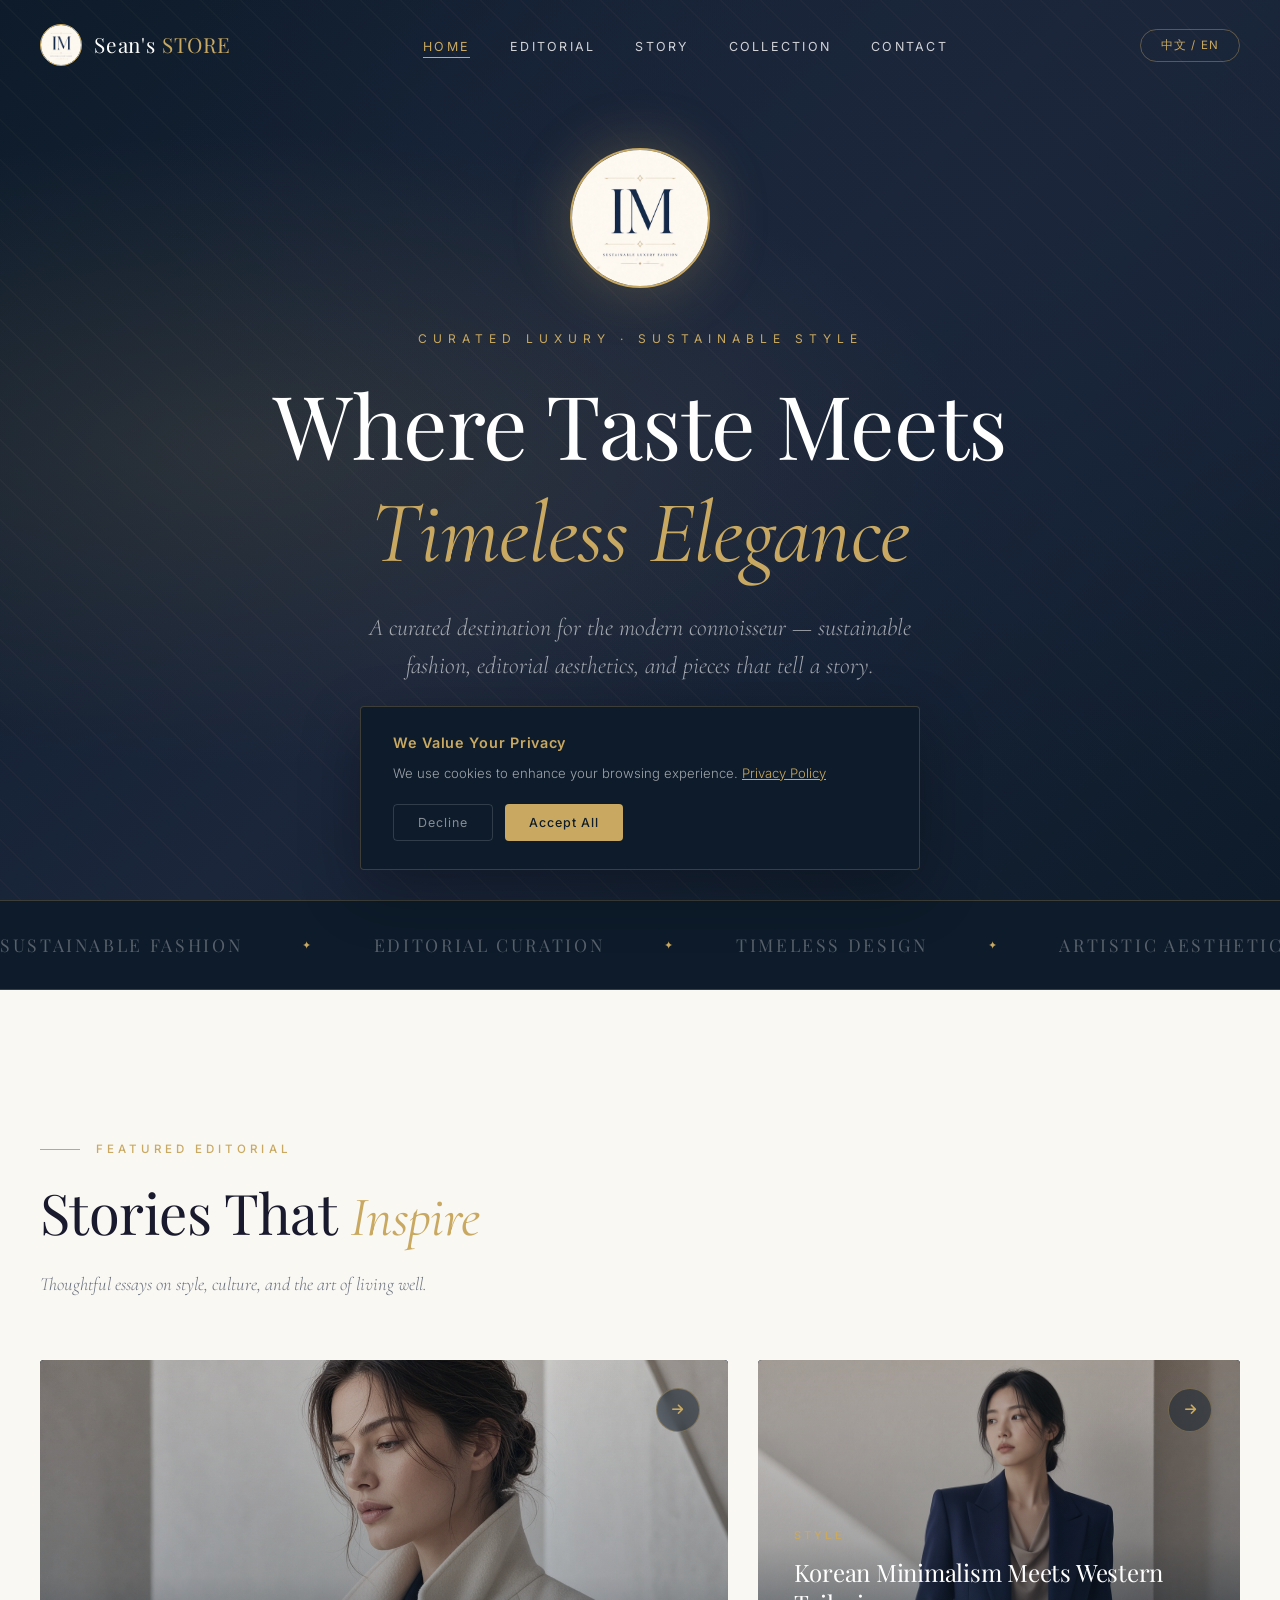
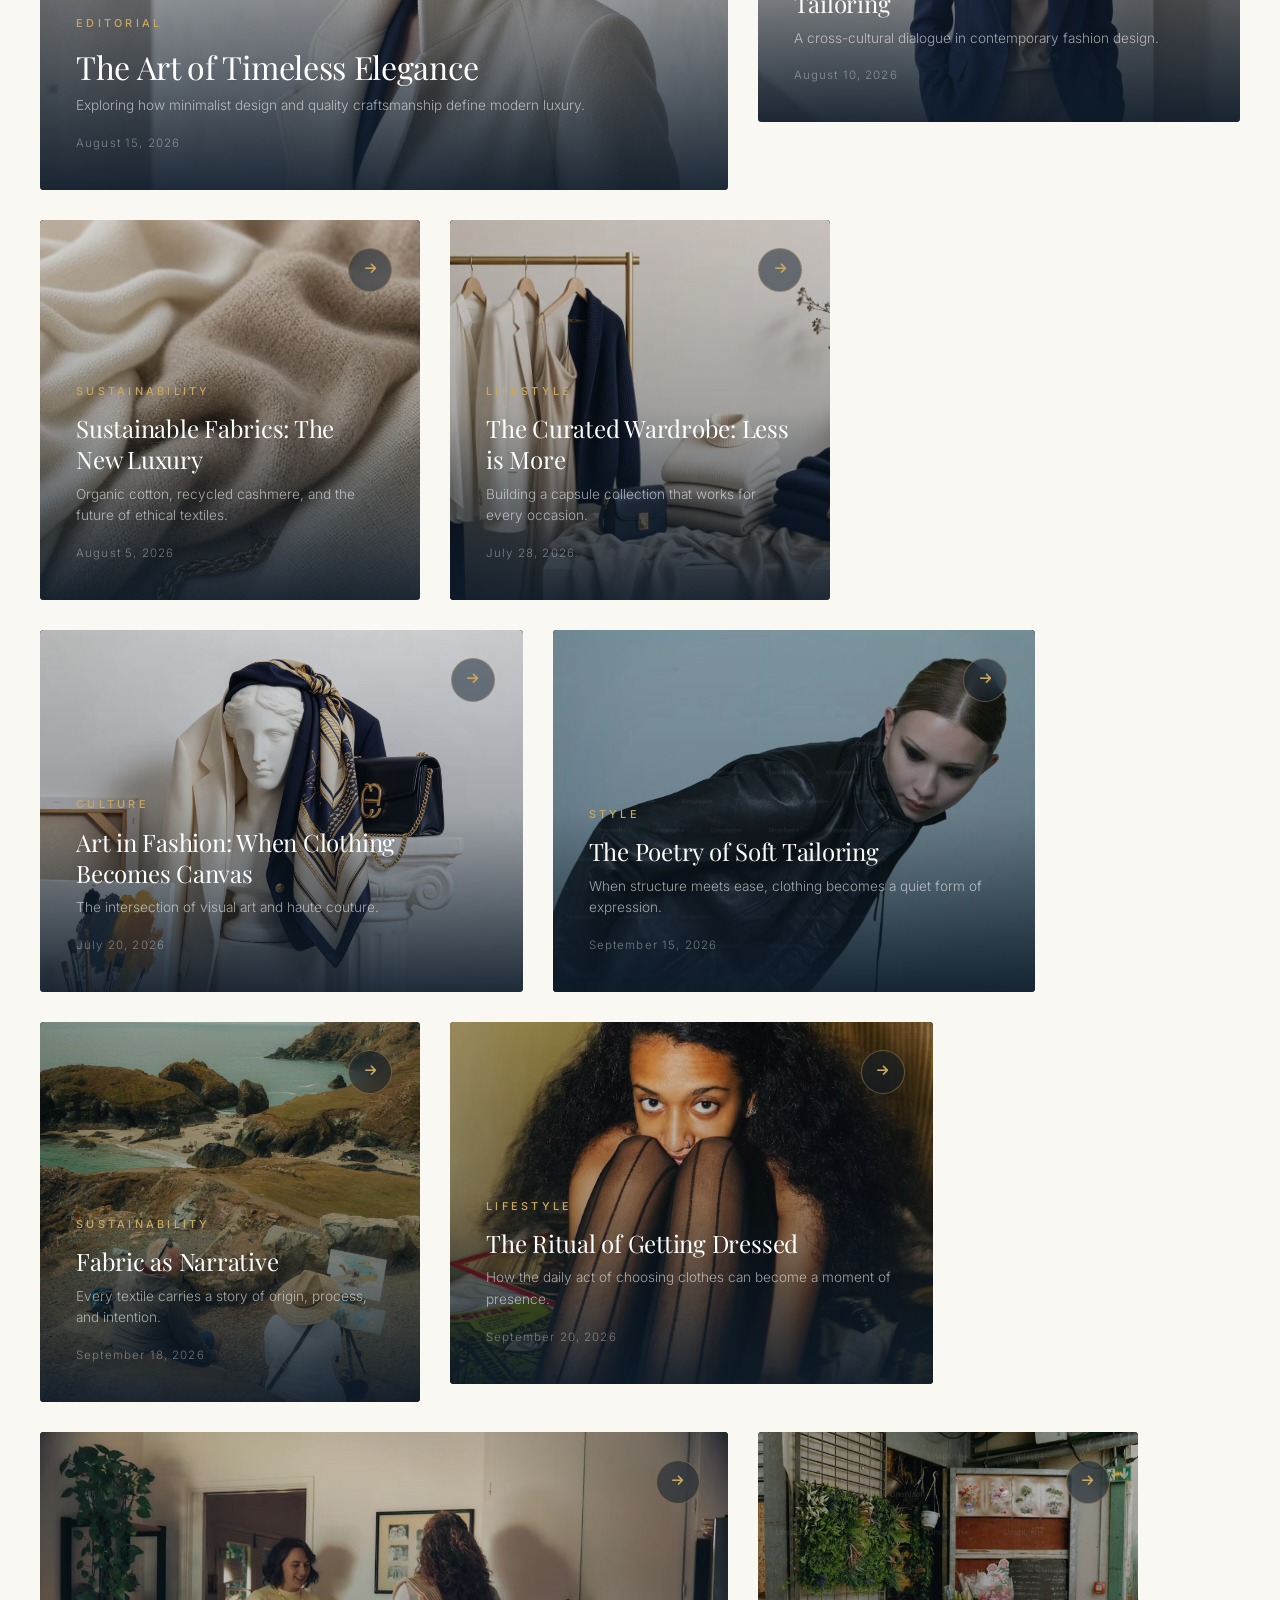
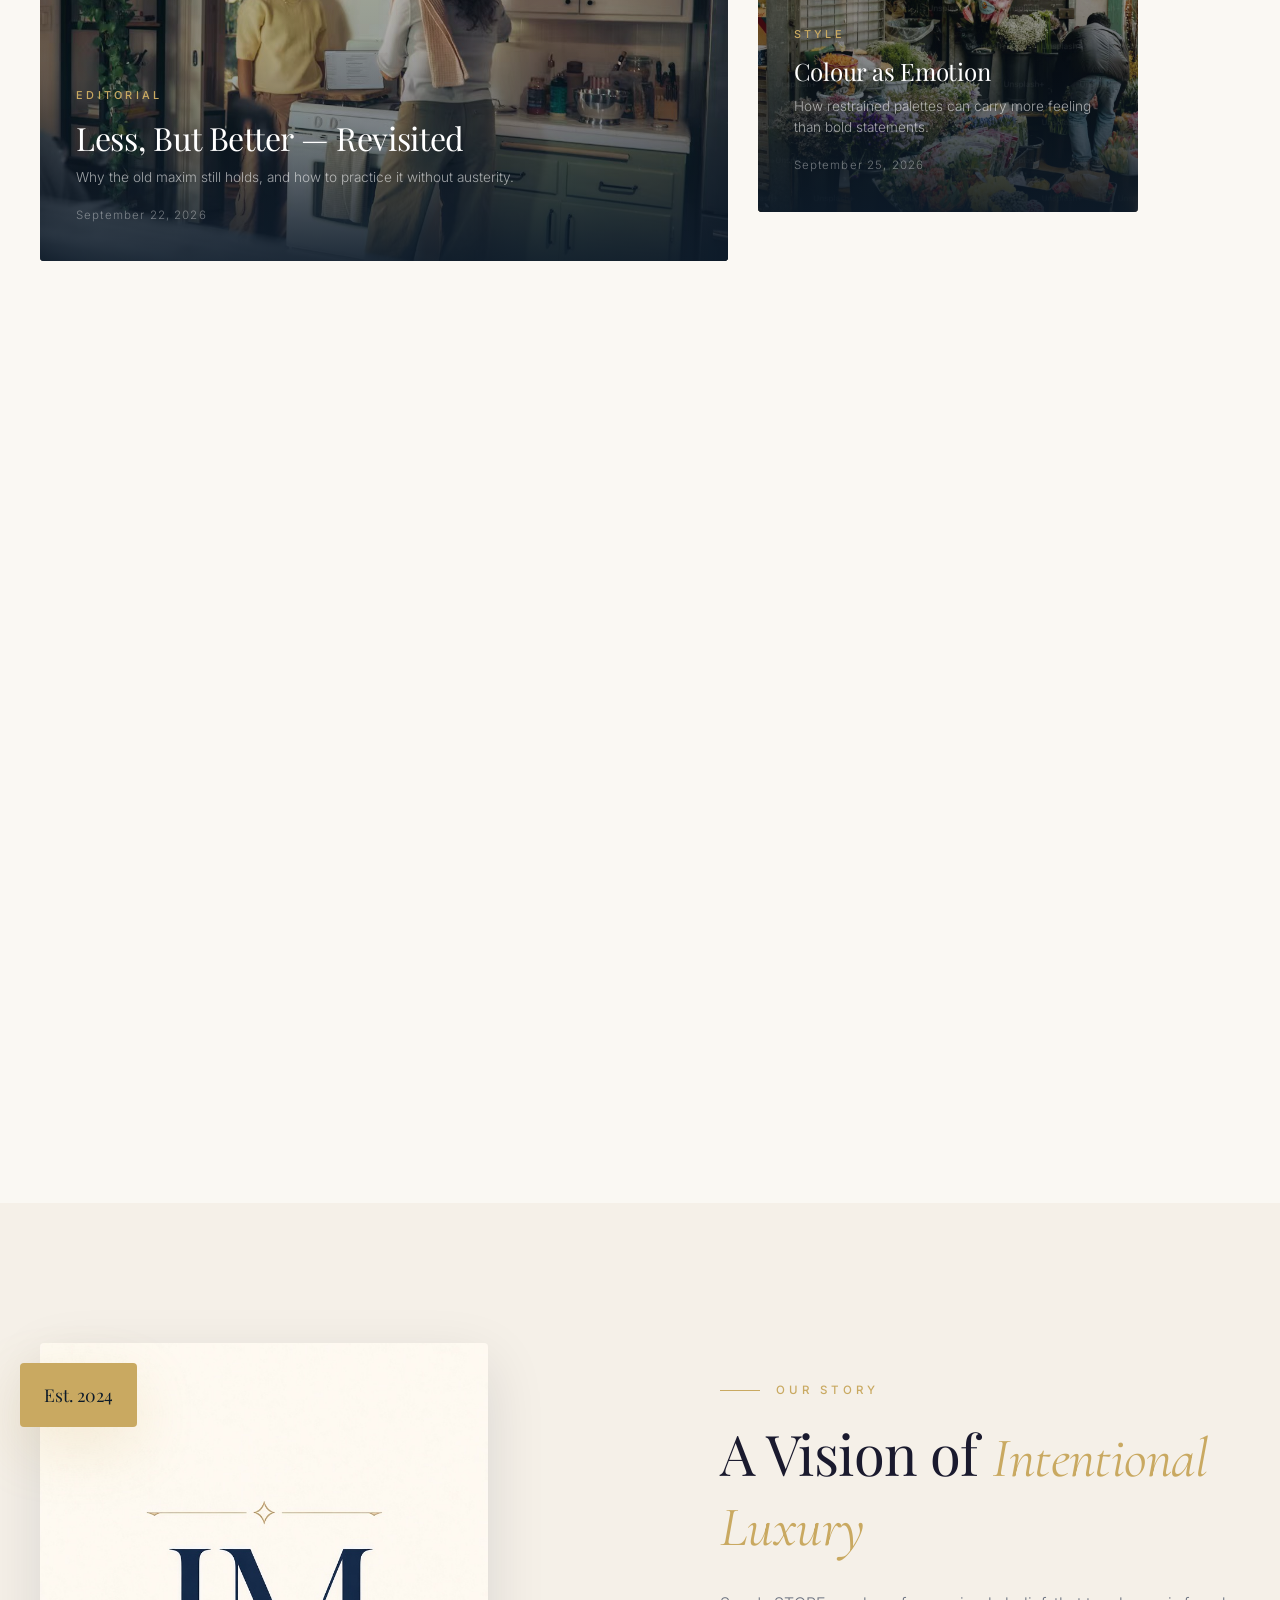
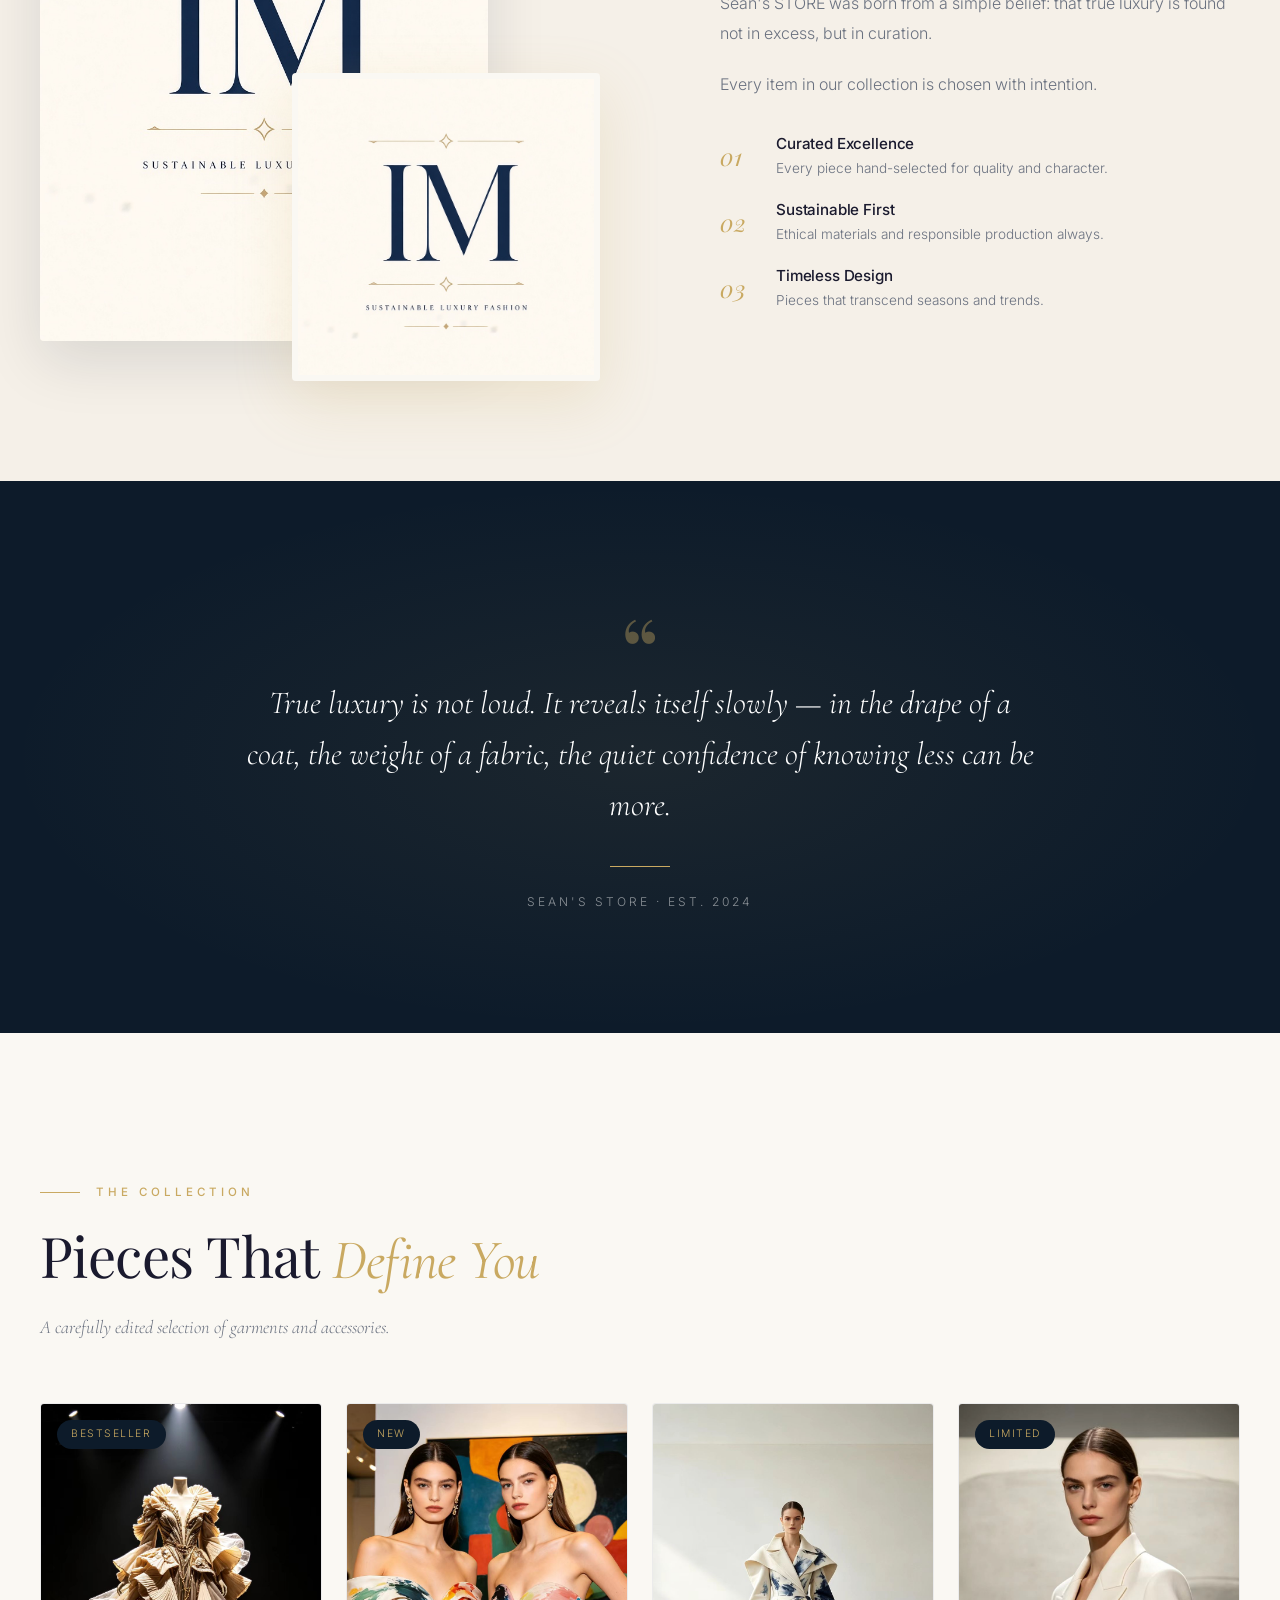
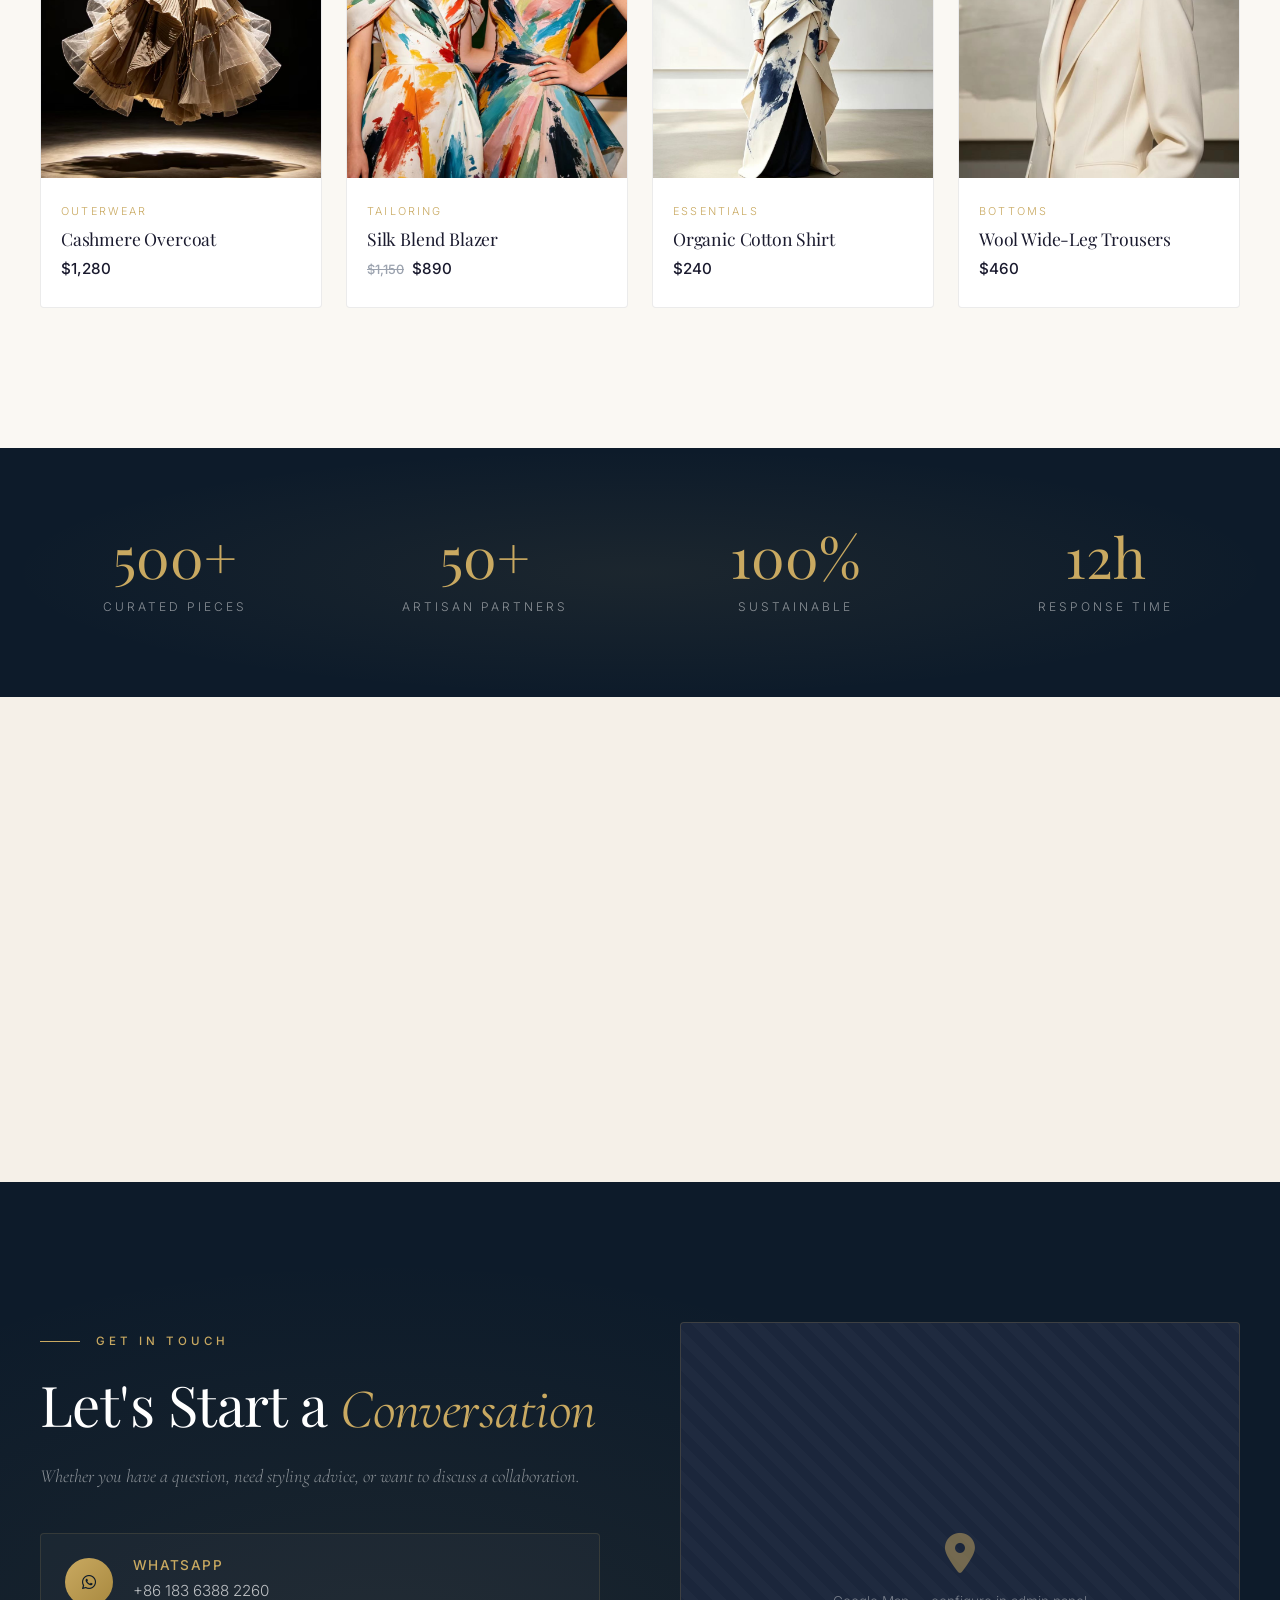
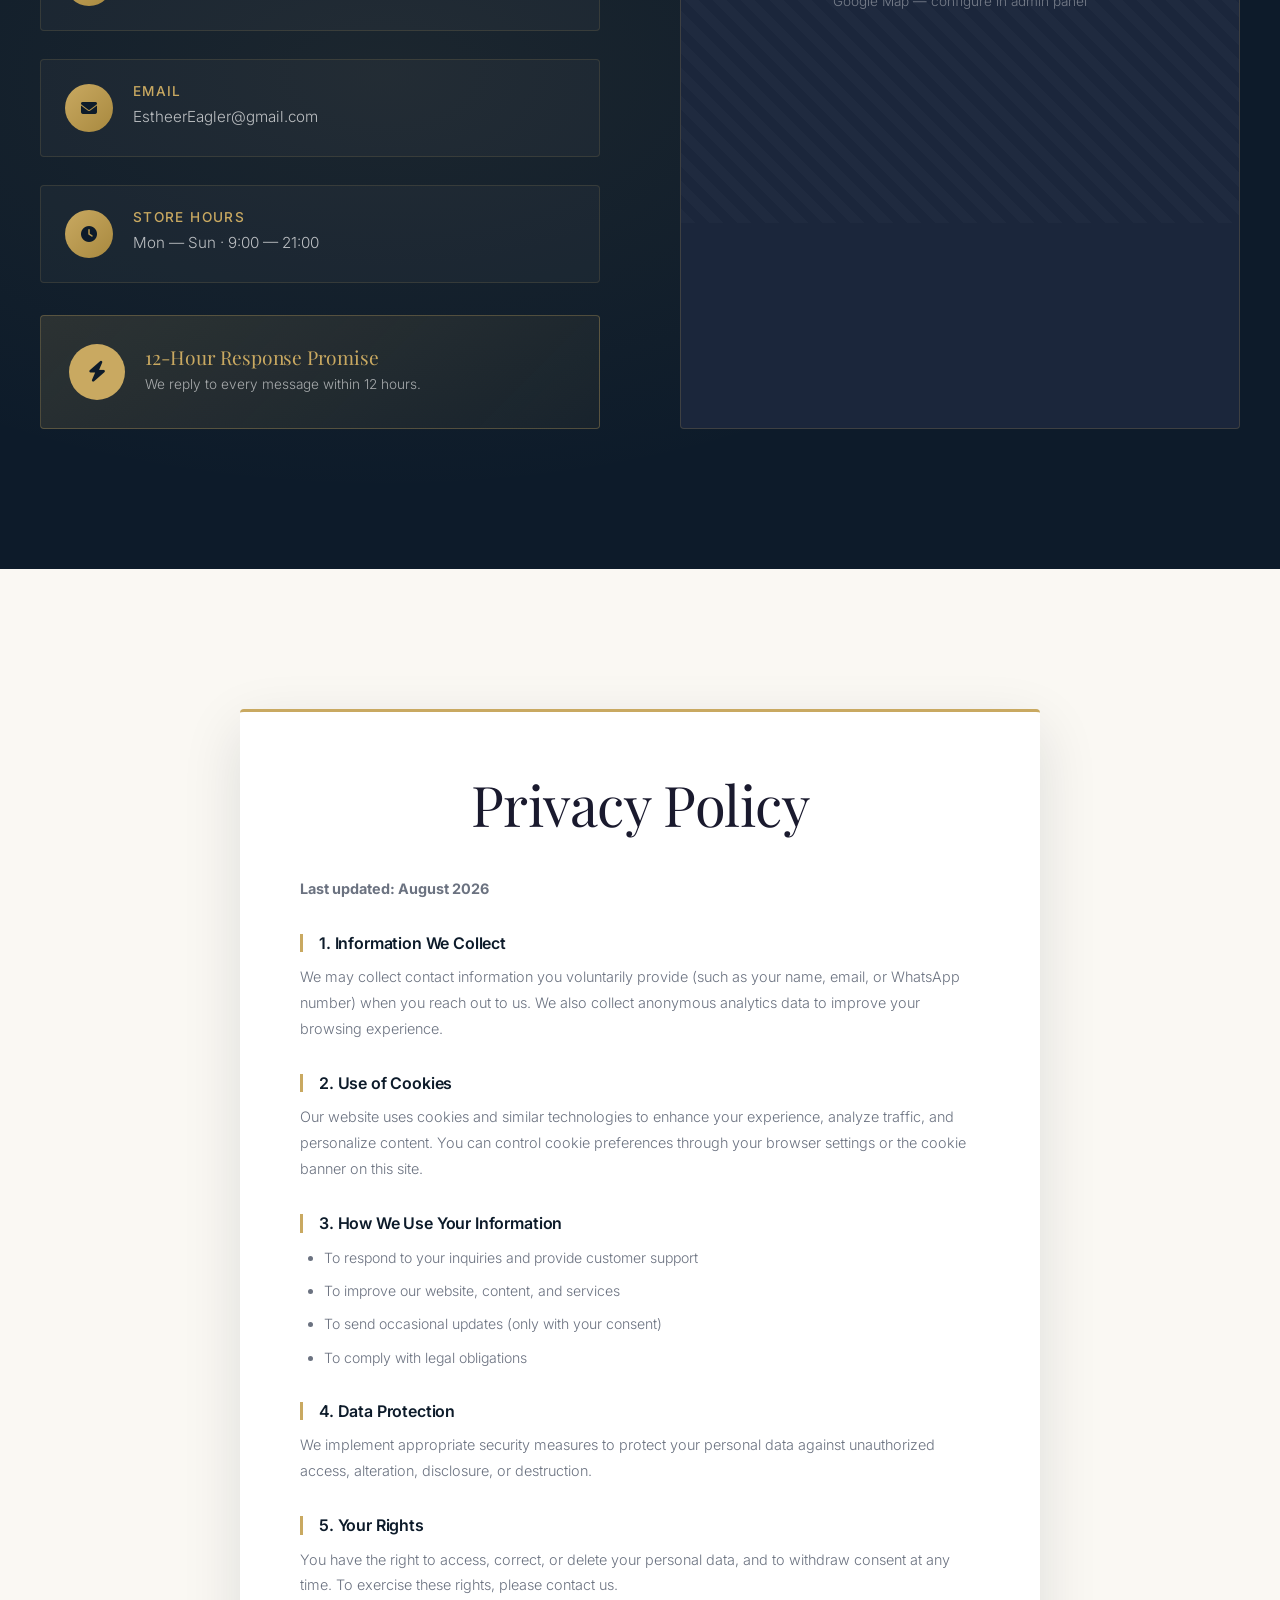
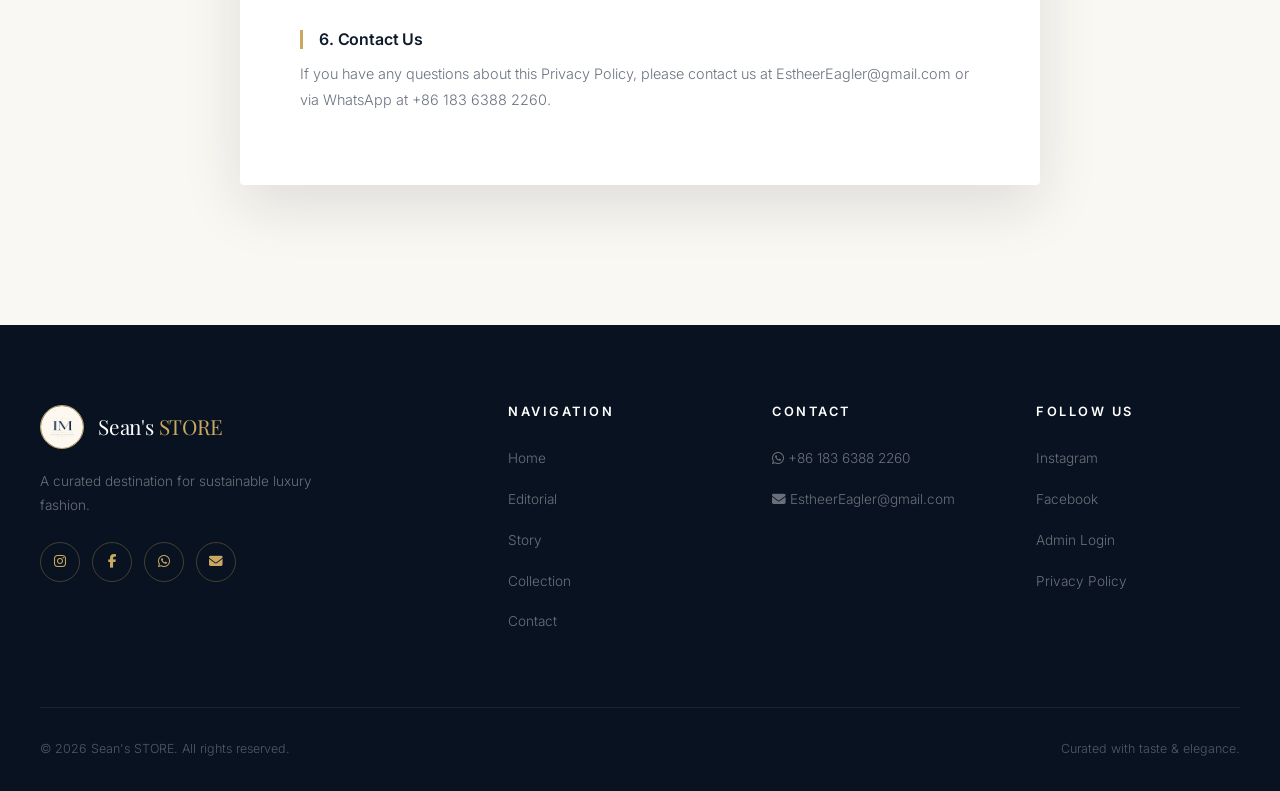
<file: index.html>
<!DOCTYPE html>
<html lang="en">
<head>
    <meta charset="UTF-8">
    <meta name="viewport" content="width=device-width, initial-scale=1.0">
    <title>Sean's STORE | Sustainable Luxury Fashion Magazine</title>
    <meta name="description" content="Sean's STORE — Curated luxury fashion, sustainable style and editorial aesthetics. A sustainable fashion magazine for the modern connoisseur.">
    <meta name="keywords" content="sustainable fashion magazine, luxury fashion, curated style, minimalist outfits, sustainable lifestyle, editorial fashion, taste aesthetics, Sean's STORE">
    <meta name="author" content="Sean's STORE">
    <meta name="robots" content="index, follow">
    <link rel="canonical" href="./">
    <meta property="og:type" content="website">
    <meta property="og:title" content="Sean's STORE | Sustainable Luxury Fashion Magazine">
    <meta property="og:description" content="Curated luxury fashion, sustainable style and editorial aesthetics.">
    <meta property="og:image" content="logo.jpg">
    <meta property="og:site_name" content="Sean's STORE">
    <meta name="twitter:card" content="summary_large_image">
    <meta name="twitter:title" content="Sean's STORE | Sustainable Luxury Fashion">
    <meta name="twitter:description" content="Curated luxury fashion and editorial aesthetics.">
    <link rel="icon" type="image/jpeg" href="logo.jpg">

    <script type="application/ld+json">
    {
        "@context": "https://schema.org",
        "@type": "Store",
        "name": "Sean's STORE",
        "description": "Curated luxury fashion, sustainable style and editorial aesthetics. A sustainable fashion magazine.",
        "url": "./",
        "logo": "logo.jpg",
        "image": "logo.jpg",
        "inLanguage": ["en", "zh-CN"],
        "address": { "@type": "PostalAddress", "addressCountry": "CN" },
        "contactPoint": {
            "@type": "ContactPoint",
            "telephone": "+86-183-6388-2260",
            "contactType": "customer service",
            "email": "EstheerEagler@gmail.com",
            "availableLanguage": ["English", "Chinese"]
        },
        "openingHours": "Mo-Su 09:00-21:00",
        "priceRange": "$$$"
    }
    </script>

    <!-- Mark JS available early for reveal animations -->
    <script>document.documentElement.classList.add('js');</script>

    <!-- ANALYTICS_CODE_PLACEHOLDER -->
    <link rel="stylesheet" href="https://cdnjs.cloudflare.com/ajax/libs/font-awesome/6.5.1/css/all.min.css">
    <style>
/* ============================================
   Sean's STORE — Luxury Fashion Editorial
   Palette: Deep Navy + Champagne Gold + Ivory
   ============================================ */

@import url('https://fonts.googleapis.com/css2?family=Playfair+Display:ital,wght@0,400;0,500;0,600;0,700;1,400;1,500&family=Inter:wght@300;400;500;600&family=Cormorant+Garamond:ital,wght@0,300;0,400;0,500;1,300;1,400&display=swap');

:root {
  --navy: #0d1b2a;
  --navy-light: #1b263b;
  --navy-mid: #243447;
  --gold: #c9a961;
  --gold-light: #e0c98f;
  --gold-dark: #a8893f;
  --ivory: #faf8f3;
  --ivory-dark: #f0ebe0;
  --cream: #f5f0e8;
  --text: #1a1a2e;
  --text-light: #6b7280;
  --text-muted: #9ca3af;
  --white: #ffffff;
  --border: rgba(201, 169, 97, 0.25);
  --border-light: rgba(0, 0, 0, 0.08);
  --shadow: 0 20px 60px rgba(13, 27, 42, 0.12);
  --shadow-gold: 0 20px 60px rgba(201, 169, 97, 0.2);
  --font-display: 'Playfair Display', 'Cormorant Garamond', Georgia, serif;
  --font-serif: 'Cormorant Garamond', 'Playfair Display', Georgia, serif;
  --font-sans: 'Inter', -apple-system, BlinkMacSystemFont, sans-serif;
  --ease: cubic-bezier(0.25, 0.46, 0.45, 0.94);
  --ease-out: cubic-bezier(0.16, 1, 0.3, 1);
}

* { margin: 0; padding: 0; box-sizing: border-box; }
html { scroll-behavior: smooth; }
body {
  font-family: var(--font-sans);
  background: var(--ivory);
  color: var(--text);
  line-height: 1.8;
  font-weight: 300;
  -webkit-font-smoothing: antialiased;
  overflow-x: hidden;
}

::selection { background: var(--gold); color: var(--navy); }

h1, h2, h3, h4, h5 { font-family: var(--font-display); font-weight: 400; letter-spacing: -0.01em; line-height: 1.15; }
h1 { font-size: clamp(2.8rem, 7vw, 5.5rem); }
h2 { font-size: clamp(2rem, 4.5vw, 3.5rem); }
h3 { font-size: clamp(1.3rem, 2.5vw, 1.8rem); }
p { font-size: 0.95rem; color: var(--text-light); }
a { color: inherit; text-decoration: none; transition: color 0.3s var(--ease); }
img { max-width: 100%; display: block; }

.container { max-width: 1400px; margin: 0 auto; padding: 0 40px; }
.container-narrow { max-width: 900px; margin: 0 auto; padding: 0 40px; }

/* ===== Scroll Reveal ===== */
.reveal, .reveal-left, .reveal-right, .reveal-scale { opacity: 1; transform: none; transition: opacity 0.9s var(--ease-out), transform 0.9s var(--ease-out); }
html.js .reveal { opacity: 0; transform: translateY(40px); }
html.js .reveal.visible { opacity: 1; transform: translateY(0); }
html.js .reveal-left { opacity: 0; transform: translateX(-50px); }
html.js .reveal-left.visible { opacity: 1; transform: translateX(0); }
html.js .reveal-right { opacity: 0; transform: translateX(50px); }
html.js .reveal-right.visible { opacity: 1; transform: translateX(0); }
html.js .reveal-scale { opacity: 0; transform: scale(0.92); }
html.js .reveal-scale.visible { opacity: 1; transform: scale(1); }

/* ===== Navigation ===== */
.navbar {
  position: fixed; top: 0; left: 0; right: 0; z-index: 1000;
  padding: 24px 0; transition: all 0.5s var(--ease);
  background: transparent;
}
.navbar.scrolled {
  background: rgba(13, 27, 42, 0.95);
  backdrop-filter: blur(20px);
  -webkit-backdrop-filter: blur(20px);
  padding: 16px 0;
  box-shadow: 0 4px 30px rgba(0,0,0,0.15);
}
.nav-inner { display: flex; align-items: center; justify-content: space-between; }
.nav-logo { display: flex; align-items: center; gap: 12px; }
.nav-logo img { height: 42px; width: 42px; border-radius: 50%; object-fit: cover; border: 1.5px solid var(--gold); }
.nav-logo-text { font-family: var(--font-display); font-size: 1.3rem; color: var(--white); letter-spacing: 0.04em; }
.nav-logo-text span { color: var(--gold); }

.nav-links { display: flex; align-items: center; gap: 40px; list-style: none; }
.nav-links a {
  font-size: 0.78rem; letter-spacing: 0.18em; text-transform: uppercase;
  color: rgba(255,255,255,0.8); position: relative; padding: 4px 0;
  font-weight: 400;
}
.nav-links a::after {
  content: ''; position: absolute; bottom: 0; left: 0; width: 0; height: 1px;
  background: var(--gold); transition: width 0.4s var(--ease);
}
.nav-links a:hover, .nav-links a.active { color: var(--gold); }
.nav-links a:hover::after, .nav-links a.active::after { width: 100%; }

.nav-actions { display: flex; align-items: center; gap: 16px; }
.lang-btn {
  background: transparent; border: 1px solid rgba(201,169,97,0.4);
  padding: 8px 20px; border-radius: 100px; font-size: 0.72rem;
  letter-spacing: 0.1em; cursor: pointer; color: var(--gold);
  transition: all 0.3s var(--ease); font-family: var(--font-sans);
}
.lang-btn:hover { background: var(--gold); color: var(--navy); border-color: var(--gold); }
.hamburger { display: none; background: none; border: none; font-size: 1.3rem; cursor: pointer; color: var(--white); }

/* Mobile Menu */
.mobile-menu {
  position: fixed; top: 0; left: 0; right: 0; bottom: 0;
  background: var(--navy); z-index: 999;
  display: flex; flex-direction: column; align-items: center; justify-content: center;
  gap: 32px; opacity: 0; pointer-events: none; transition: opacity 0.5s var(--ease);
}
.mobile-menu.open { opacity: 1; pointer-events: all; }
.mobile-menu a {
  font-family: var(--font-display); font-size: 1.8rem; color: var(--white);
  letter-spacing: 0.05em; transition: color 0.3s;
}
.mobile-menu a:hover { color: var(--gold); }
.mobile-close {
  position: absolute; top: 28px; right: 40px; background: none; border: none;
  color: var(--white); font-size: 1.5rem; cursor: pointer;
}

/* ===== Hero ===== */
.hero {
  min-height: 100vh; position: relative; display: flex; align-items: center;
  background: var(--navy); overflow: hidden;
}
.hero-bg {
  position: absolute; inset: 0;
  background:
    radial-gradient(ellipse at 20% 50%, rgba(201,169,97,0.12) 0%, transparent 50%),
    radial-gradient(ellipse at 80% 20%, rgba(27,38,59,0.8) 0%, transparent 60%),
    linear-gradient(135deg, #0d1b2a 0%, #1b263b 50%, #0d1b2a 100%);
}
.hero-pattern {
  position: absolute; inset: 0; opacity: 0.04;
  background-image: repeating-linear-gradient(45deg, var(--gold) 0, var(--gold) 1px, transparent 0, transparent 50%);
  background-size: 40px 40px;
}
.hero-content {
  position: relative; z-index: 2; text-align: center; width: 100%;
  padding: 120px 40px 80px;
}
.hero-logo-wrap {
  width: 140px; height: 140px; margin: 0 auto 40px;
  border-radius: 50%; overflow: hidden;
  border: 2px solid var(--gold);
  box-shadow: 0 0 60px rgba(201,169,97,0.3);
  animation: logoFloat 4s ease-in-out infinite;
}
.hero-logo-wrap img { width: 100%; height: 100%; object-fit: cover; }
@keyframes logoFloat { 0%,100%{transform:translateY(0)} 50%{transform:translateY(-10px)} }

.hero-eyebrow {
  font-size: 0.75rem; letter-spacing: 0.5em; text-transform: uppercase;
  color: var(--gold); margin-bottom: 24px; font-weight: 400;
}
.hero-title {
  color: var(--white); margin-bottom: 24px;
  font-family: var(--font-display);
}
.hero-title em {
  font-style: italic; color: var(--gold);
  font-family: var(--font-serif);
}
.hero-subtitle {
  font-family: var(--font-serif); font-size: clamp(1.1rem, 2vw, 1.5rem);
  color: rgba(255,255,255,0.6); font-weight: 300; font-style: italic;
  max-width: 600px; margin: 0 auto 50px; line-height: 1.6;
}
.hero-cta {
  display: inline-flex; align-items: center; gap: 12px;
  padding: 16px 40px; background: transparent;
  border: 1px solid var(--gold); color: var(--gold);
  font-size: 0.8rem; letter-spacing: 0.2em; text-transform: uppercase;
  cursor: pointer; transition: all 0.4s var(--ease); font-family: var(--font-sans);
  position: relative; overflow: hidden;
}
.hero-cta::before {
  content: ''; position: absolute; inset: 0; background: var(--gold);
  transform: translateX(-101%); transition: transform 0.4s var(--ease); z-index: -1;
}
.hero-cta:hover { color: var(--navy); }
.hero-cta:hover::before { transform: translateX(0); }
.hero-cta i { transition: transform 0.3s; }
.hero-cta:hover i { transform: translateX(4px); }

.hero-scroll-indicator {
  position: absolute; bottom: 40px; left: 50%; transform: translateX(-50%);
  display: flex; flex-direction: column; align-items: center; gap: 12px;
  color: rgba(255,255,255,0.4); font-size: 0.65rem; letter-spacing: 0.3em;
  text-transform: uppercase; z-index: 2;
}
.hero-scroll-line {
  width: 1px; height: 50px; background: linear-gradient(to bottom, var(--gold), transparent);
  position: relative; overflow: hidden;
}
.hero-scroll-line::after {
  content: ''; position: absolute; top: -50%; left: 0; width: 100%; height: 50%;
  background: var(--gold); animation: scrollLine 2s infinite;
}
@keyframes scrollLine { 0%{top:-50%} 100%{top:100%} }

/* ===== Marquee ===== */
.marquee {
  background: var(--navy); padding: 28px 0; overflow: hidden;
  border-top: 1px solid var(--border); border-bottom: 1px solid var(--border);
}
.marquee-track {
  display: flex; gap: 60px; white-space: nowrap;
  animation: marquee 30s linear infinite;
}
.marquee-item {
  font-family: var(--font-display); font-size: 1.1rem; color: rgba(255,255,255,0.3);
  letter-spacing: 0.15em; text-transform: uppercase; display: flex; align-items: center; gap: 60px;
}
.marquee-item::after { content: '✦'; color: var(--gold); font-size: 0.7rem; }
@keyframes marquee { 0%{transform:translateX(0)} 100%{transform:translateX(-50%)} }

/* ===== Editorial Grid ===== */
.editorial-section { background: var(--ivory); }
.editorial-grid {
  display: grid; grid-template-columns: repeat(12, 1fr);
  gap: 30px; margin-top: 60px;
}
.editorial-card {
  position: relative; overflow: hidden; cursor: pointer;
  background: var(--navy); border-radius: 4px;
}
.editorial-card.large { grid-column: span 7; aspect-ratio: 16/10; }
.editorial-card.medium { grid-column: span 5; aspect-ratio: 4/3; }
.editorial-card.small { grid-column: span 4; aspect-ratio: 1; }
.editorial-card.wide { grid-column: span 8; aspect-ratio: 21/9; }

.editorial-card-img {
  position: absolute; inset: 0; transition: transform 0.8s var(--ease-out);
  background: linear-gradient(135deg, var(--navy-light), var(--navy));
}
.editorial-card-img img { width: 100%; height: 100%; object-fit: cover; opacity: 0.85; transition: opacity 0.5s; }
.editorial-card:hover .editorial-card-img { transform: scale(1.05); }
.editorial-card:hover .editorial-card-img img { opacity: 0.6; }

.editorial-card-overlay {
  position: absolute; inset: 0;
  background: linear-gradient(to top, rgba(13,27,42,0.9) 0%, rgba(13,27,42,0.2) 50%, transparent 100%);
  display: flex; flex-direction: column; justify-content: flex-end;
  padding: 36px;
}
.editorial-card-cat {
  font-size: 0.68rem; letter-spacing: 0.3em; text-transform: uppercase;
  color: var(--gold); margin-bottom: 12px; font-weight: 500;
}
.editorial-card-title {
  font-family: var(--font-display); font-size: 1.5rem; color: var(--white);
  margin-bottom: 8px; line-height: 1.3;
}
.editorial-card.large .editorial-card-title { font-size: 2rem; }
.editorial-card-excerpt {
  font-size: 0.85rem; color: rgba(255,255,255,0.6); line-height: 1.6;
  display: -webkit-box; -webkit-line-clamp: 2; -webkit-box-orient: vertical; overflow: hidden;
}
.editorial-card-meta {
  display: flex; gap: 16px; margin-top: 16px;
  font-size: 0.72rem; color: rgba(255,255,255,0.4); letter-spacing: 0.1em;
}
.editorial-card-arrow {
  position: absolute; top: 28px; right: 28px; width: 44px; height: 44px;
  border-radius: 50%; border: 1px solid rgba(201,169,97,0.4);
  display: flex; align-items: center; justify-content: center;
  color: var(--gold); font-size: 0.8rem; transition: all 0.4s var(--ease);
  background: rgba(13,27,42,0.5); backdrop-filter: blur(10px);
}
.editorial-card:hover .editorial-card-arrow {.editorial-card:hover .editorial-card-arrow {
  background: var(--gold); color: var(--navy); border-color: var(--gold);
  transform: rotate(-45deg);
}
  background: var(--gold); color: var(--navy); border-color: var(--gold);
  transform: rotate(-45deg);
}

/* ===== Section Common ===== */
.section { padding: 140px 0; position: relative; }
.section-label {
  display: inline-flex; align-items: center; gap: 16px;
  font-size: 0.72rem; letter-spacing: 0.35em; text-transform: uppercase;
  color: var(--gold); margin-bottom: 20px; font-weight: 500;
}
.section-label::before {
  content: ''; width: 40px; height: 1px; background: var(--gold);
}
.section-title { margin-bottom: 20px; }
.section-title em { font-style: italic; color: var(--gold); font-family: var(--font-serif); }
.section-desc {
  font-family: var(--font-serif); font-size: 1.15rem; color: var(--text-light);
  max-width: 600px; line-height: 1.7; font-style: italic;
}

/* ===== Brand Story ===== */
.story-section { background: var(--cream); overflow: hidden; }
.story-grid { display: grid; grid-template-columns: 1fr 1fr; gap: 80px; align-items: center; }
.story-images { position: relative; }
.story-img-main {
  width: 80%; aspect-ratio: 3/4; border-radius: 4px; overflow: hidden;
  box-shadow: var(--shadow);
}
.story-img-main img { width: 100%; height: 100%; object-fit: cover; }
.story-img-sub {
  position: absolute; bottom: -40px; right: 0; width: 55%; aspect-ratio: 1;
  border-radius: 4px; overflow: hidden; box-shadow: var(--shadow-gold);
  border: 6px solid var(--ivory);
}
.story-img-sub img { width: 100%; height: 100%; object-fit: cover; }
.story-badge {
  position: absolute; top: 20px; left: -20px;
  background: var(--gold); color: var(--navy);
  padding: 16px 24px; border-radius: 4px;
  font-family: var(--font-display); font-size: 1.1rem;
  box-shadow: var(--shadow-gold);
}
.story-content { padding-left: 40px; }
.story-content .section-title { margin-bottom: 28px; }
.story-text { font-size: 1rem; line-height: 1.9; margin-bottom: 20px; color: var(--text-light); }
.story-features { margin-top: 36px; display: flex; flex-direction: column; gap: 20px; }
.story-feature { display: flex; gap: 16px; align-items: flex-start; }
.story-feature-num {
  font-family: var(--font-display); font-size: 1.5rem; color: var(--gold);
  font-style: italic; min-width: 40px;
}
.story-feature-text h4 { font-family: var(--font-sans); font-size: 0.95rem; font-weight: 500; margin-bottom: 4px; }
.story-feature-text p { font-size: 0.85rem; }

/* ===== Collection ===== */
.collection-section { background: var(--ivory); }
.collection-header { display: flex; justify-content: space-between; align-items: flex-end; margin-bottom: 60px; }
.collection-grid {
  display: grid; grid-template-columns: repeat(4, 1fr); gap: 24px;
}
.product-card {
  background: var(--white); border-radius: 4px; overflow: hidden;
  transition: all 0.5s var(--ease); cursor: pointer;
  border: 1px solid var(--border-light);
}
.product-card:hover { transform: translateY(-8px); box-shadow: var(--shadow); }
.product-img {
  aspect-ratio: 3/4; position: relative; overflow: hidden;
  background: linear-gradient(135deg, var(--ivory-dark), var(--cream));
}
.product-img img { width: 100%; height: 100%; object-fit: cover; transition: transform 0.6s var(--ease); }
.product-card:hover .product-img img { transform: scale(1.08); }
.product-tag {
  position: absolute; top: 16px; left: 16px;
  background: var(--navy); color: var(--gold);
  padding: 5px 14px; border-radius: 100px;
  font-size: 0.65rem; letter-spacing: 0.15em; text-transform: uppercase;
}
.product-info { padding: 24px 20px; }
.product-cat { font-size: 0.68rem; letter-spacing: 0.2em; text-transform: uppercase; color: var(--gold); margin-bottom: 8px; }
.product-name { font-family: var(--font-display); font-size: 1.1rem; margin-bottom: 6px; }
.product-price { font-size: 0.95rem; color: var(--text); font-weight: 500; }
.product-price span { color: var(--text-muted); text-decoration: line-through; font-size: 0.8rem; margin-right: 8px; }

/* ===== Stats Band ===== */
.stats-band {
  background: var(--navy); padding: 80px 0;
  position: relative; overflow: hidden;
}
.stats-band::before {
  content: ''; position: absolute; inset: 0;
  background: radial-gradient(ellipse at center, rgba(201,169,97,0.08) 0%, transparent 70%);
}
.stats-grid { display: grid; grid-template-columns: repeat(4, 1fr); gap: 40px; position: relative; z-index: 1; }
.stat-item { text-align: center; }
.stat-num {
  font-family: var(--font-display); font-size: 3.5rem; color: var(--gold);
  line-height: 1; margin-bottom: 12px;
}
.stat-label {
  font-size: 0.75rem; letter-spacing: 0.25em; text-transform: uppercase;
  color: rgba(255,255,255,0.5);
}

/* ===== Testimonial ===== */
.testimonial-section { background: var(--cream); }
.testimonial-wrap { max-width: 800px; margin: 0 auto; text-align: center; }
.testimonial-quote {
  font-family: var(--font-serif); font-size: clamp(1.4rem, 3vw, 2.2rem);
  font-style: italic; line-height: 1.6; color: var(--text);
  margin-bottom: 36px; position: relative;
}
.testimonial-quote::before {
  content: '"'; font-family: var(--font-display); font-size: 6rem;
  color: var(--gold); opacity: 0.3; position: absolute; top: -40px; left: 50%;
  transform: translateX(-50%);
}
.testimonial-author { display: flex; align-items: center; justify-content: center; gap: 16px; }
.testimonial-avatar {
  width: 56px; height: 56px; border-radius: 50%; overflow: hidden;
  border: 2px solid var(--gold);
}
.testimonial-avatar img { width: 100%; height: 100%; object-fit: cover; }
.testimonial-name { font-family: var(--font-display); font-size: 1.1rem; }
.testimonial-role { font-size: 0.78rem; color: var(--text-muted); letter-spacing: 0.1em; text-transform: uppercase; }

/* ===== Contact ===== */
.contact-section { background: var(--navy); color: var(--white); position: relative; overflow: hidden; }
.contact-section::before {
  content: ''; position: absolute; inset: 0;
  background: radial-gradient(ellipse at 30% 50%, rgba(201,169,97,0.08) 0%, transparent 60%);
}
.contact-grid { display: grid; grid-template-columns: 1fr 1fr; gap: 80px; position: relative; z-index: 1; }
.contact-section .section-label { color: var(--gold); }
.contact-section .section-title { color: var(--white); }
.contact-section .section-desc { color: rgba(255,255,255,0.5); }

.contact-info { display: flex; flex-direction: column; gap: 28px; margin-top: 40px; }
.contact-item {
  display: flex; gap: 20px; align-items: flex-start;
  padding: 24px; background: rgba(255,255,255,0.03);
  border: 1px solid rgba(201,169,97,0.15); border-radius: 4px;
  transition: all 0.4s var(--ease);
}
.contact-item:hover { background: rgba(201,169,97,0.05); border-color: rgba(201,169,97,0.3); transform: translateX(6px); }
.contact-icon {
  width: 48px; height: 48px; border-radius: 50%; flex-shrink: 0;
  background: linear-gradient(135deg, var(--gold), var(--gold-dark));
  display: flex; align-items: center; justify-content: center;
  color: var(--navy); font-size: 1rem;
}
.contact-item h4 { font-family: var(--font-sans); font-size: 0.85rem; font-weight: 500; color: var(--gold); margin-bottom: 4px; letter-spacing: 0.1em; text-transform: uppercase; }
.contact-item a, .contact-item p { color: rgba(255,255,255,0.7); font-size: 0.95rem; }
.contact-item a:hover { color: var(--gold); }

.response-promise {
  margin-top: 32px; padding: 28px;
  background: linear-gradient(135deg, rgba(201,169,97,0.15), rgba(201,169,97,0.05));
  border: 1px solid rgba(201,169,97,0.3); border-radius: 4px;
  display: flex; gap: 20px; align-items: center;
}
.response-promise .icon {
  width: 56px; height: 56px; border-radius: 50%; flex-shrink: 0;
  background: var(--gold); display: flex; align-items: center; justify-content: center;
  color: var(--navy); font-size: 1.3rem;
}
.response-promise h4 { color: var(--gold); font-family: var(--font-display); font-size: 1.2rem; margin-bottom: 4px; }
.response-promise p { color: rgba(255,255,255,0.6); font-size: 0.85rem; }

.contact-map {
  border-radius: 4px; overflow: hidden; min-height: 500px;
  border: 1px solid rgba(201,169,97,0.2);
  background: var(--navy-light);
}
.contact-map iframe { width: 100%; height: 100%; min-height: 500px; border: 0; }
.map-placeholder {
  display: flex; align-items: center; justify-content: center;
  height: 500px; color: rgba(255,255,255,0.3); text-align: center;
  background: repeating-linear-gradient(45deg, rgba(255,255,255,0.02), rgba(255,255,255,0.02) 10px, transparent 10px, transparent 20px);
}
.map-placeholder i { font-size: 2.5rem; color: var(--gold); opacity: 0.5; margin-bottom: 16px; display: block; }

/* ===== Privacy ===== */
.privacy-section { background: var(--ivory); }
.privacy-content {
  max-width: 800px; margin: 0 auto; background: var(--white);
  padding: 60px; border-radius: 4px; box-shadow: var(--shadow);
  border-top: 3px solid var(--gold);
}
.privacy-content h2 { text-align: center; margin-bottom: 40px; }
.privacy-content h3 {
  font-family: var(--font-sans); font-size: 1rem; font-weight: 600;
  margin: 32px 0 12px; color: var(--navy);
  padding-left: 16px; border-left: 3px solid var(--gold);
}
.privacy-content p { font-size: 0.9rem; margin-bottom: 12px; line-height: 1.8; }
.privacy-content ul { padding-left: 24px; margin-bottom: 16px; }
.privacy-content li { font-size: 0.88rem; color: var(--text-light); margin-bottom: 8px; }

/* ===== Footer ===== */
.footer { background: #081220; color: rgba(255,255,255,0.5); padding: 80px 0 30px; }
.footer-grid { display: grid; grid-template-columns: 2fr 1fr 1fr 1fr; gap: 60px; margin-bottom: 60px; }
.footer-brand-logo { display: flex; align-items: center; gap: 14px; margin-bottom: 20px; }
.footer-brand-logo img { width: 44px; height: 44px; border-radius: 50%; border: 1.5px solid var(--gold); }
.footer-brand-logo h3 { color: var(--white); font-size: 1.3rem; }
.footer-brand-logo h3 span { color: var(--gold); }
.footer-brand p { font-size: 0.85rem; line-height: 1.8; max-width: 320px; color: rgba(255,255,255,0.4); }
.footer-social { display: flex; gap: 12px; margin-top: 24px; }
.footer-social a {
  width: 40px; height: 40px; border-radius: 50%;
  border: 1px solid rgba(201,169,97,0.3);
  display: flex; align-items: center; justify-content: center;
  color: var(--gold); font-size: 0.85rem; transition: all 0.3s;
}
.footer-social a:hover { background: var(--gold); color: var(--navy); border-color: var(--gold); }
.footer-col h4 {
  color: var(--white); font-family: var(--font-sans); font-size: 0.8rem;
  font-weight: 600; letter-spacing: 0.2em; text-transform: uppercase; margin-bottom: 24px;
}
.footer-col ul { list-style: none; }
.footer-col li { margin-bottom: 12px; }
.footer-col a { font-size: 0.85rem; color: rgba(255,255,255,0.4); transition: color 0.3s; }
.footer-col a:hover { color: var(--gold); }
.footer-bottom {
  border-top: 1px solid rgba(255,255,255,0.08);
  padding-top: 30px; display: flex; justify-content: space-between; align-items: center;
  font-size: 0.78rem; color: rgba(255,255,255,0.3);
}

/* ===== Cookie Banner ===== */
.cookie-banner {
  position: fixed; bottom: 30px; left: 30px; right: 30px; max-width: 560px;
  margin: 0 auto; background: var(--navy); border-radius: 4px;
  box-shadow: 0 20px 60px rgba(0,0,0,0.3); padding: 28px 32px;
  z-index: 2000; border: 1px solid var(--border);
  transform: translateY(150%); transition: transform 0.6s var(--ease-out);
}
.cookie-banner.show { transform: translateY(0); }
.cookie-banner h4 { color: var(--gold); font-family: var(--font-sans); font-size: 0.9rem; font-weight: 600; margin-bottom: 10px; letter-spacing: 0.05em; }
.cookie-banner p { font-size: 0.82rem; color: rgba(255,255,255,0.6); line-height: 1.7; margin-bottom: 20px; }
.cookie-banner p a { color: var(--gold); text-decoration: underline; }
.cookie-btns { display: flex; gap: 12px; }
.cookie-btn {
  padding: 10px 24px; border-radius: 4px; font-size: 0.78rem;
  cursor: pointer; border: none; transition: all 0.3s; font-family: var(--font-sans);
  letter-spacing: 0.08em;
}
.cookie-btn.accept { background: var(--gold); color: var(--navy); font-weight: 500; }
.cookie-btn.accept:hover { background: var(--gold-light); }
.cookie-btn.decline { background: transparent; color: rgba(255,255,255,0.5); border: 1px solid rgba(255,255,255,0.15); }
.cookie-btn.decline:hover { border-color: rgba(255,255,255,0.3); color: var(--white); }

/* ===== Article Modal ===== */
.modal-overlay {
  position: fixed; inset: 0; background: rgba(8,18,32,0.85); backdrop-filter: blur(8px);
  z-index: 3000; display: none; align-items: center; justify-content: center; padding: 40px;
}
.modal-overlay.open { display: flex; }
.modal {
  background: var(--ivory); border-radius: 4px; max-width: 760px; width: 100%;
  max-height: 88vh; overflow-y: auto; position: relative;
  box-shadow: 0 40px 100px rgba(0,0,0,0.4);
}
.modal-close {
  position: fixed; top: 30px; right: 30px; width: 48px; height: 48px;
  border-radius: 50%; background: rgba(255,255,255,0.1); border: 1px solid rgba(255,255,255,0.2);
  cursor: pointer; font-size: 1rem; color: var(--white);
  display: flex; align-items: center; justify-content: center;
  z-index: 3001; transition: all 0.3s; backdrop-filter: blur(10px);
}
.modal-close:hover { background: var(--gold); color: var(--navy); border-color: var(--gold); transform: rotate(90deg); }
.modal-cover { height: 320px; background: linear-gradient(135deg, var(--navy-light), var(--navy)); position: relative; }
.modal-cover img { width: 100%; height: 100%; object-fit: cover; }
.modal-cover::after {
  content: ''; position: absolute; inset: 0;
  background: linear-gradient(to top, var(--ivory) 0%, transparent 40%);
}
.modal-body { padding: 0 50px 50px; margin-top: -60px; position: relative; z-index: 2; }
.modal-cat {
  display: inline-block; font-size: 0.7rem; letter-spacing: 0.25em; text-transform: uppercase;
  color: var(--gold); background: var(--white); padding: 6px 16px; border-radius: 100px;
  margin-bottom: 16px; box-shadow: 0 4px 12px rgba(0,0,0,0.08);
}
.modal-body h2 { font-size: 2.2rem; margin-bottom: 16px; }
.modal-meta { display: flex; gap: 20px; font-size: 0.78rem; color: var(--text-muted); letter-spacing: 0.08em; margin-bottom: 32px; padding-bottom: 24px; border-bottom: 1px solid var(--border-light); }
.modal-content { font-size: 1rem; line-height: 2; color: var(--text); }
.modal-content p { margin-bottom: 20px; color: var(--text); font-size: 0.98rem; }

/* ===== Responsive ===== */
@media (max-width: 1200px) {
  .container { padding: 0 30px; }
  .editorial-card.large { grid-column: span 12; }
  .editorial-card.medium { grid-column: span 6; }
  .editorial-card.small { grid-column: span 6; }
  .editorial-card.wide { grid-column: span 12; }
  .collection-grid { grid-template-columns: repeat(3, 1fr); }
  .story-grid { gap: 50px; }
}

@media (max-width: 992px) {
  .nav-links { display: none; }
  .hamburger { display: block; }
  .section { padding: 100px 0; }
  .story-grid { grid-template-columns: 1fr; gap: 60px; }
  .story-content { padding-left: 0; }
  .story-img-sub { display: none; }
  .story-img-main { width: 100%; }
  .contact-grid { grid-template-columns: 1fr; gap: 50px; }
  .collection-grid { grid-template-columns: repeat(2, 1fr); }
  .stats-grid { grid-template-columns: repeat(2, 1fr); gap: 30px; }
  .footer-grid { grid-template-columns: 1fr 1fr; gap: 40px; }
  .editorial-card.medium, .editorial-card.small { grid-column: span 12; }
}

@media (max-width: 640px) {
  .container { padding: 0 20px; }
  .section { padding: 80px 0; }
  .hero-content { padding: 100px 20px 60px; }
  .hero-logo-wrap { width: 100px; height: 100px; }
  .collection-grid { grid-template-columns: 1fr; }
  .stats-grid { grid-template-columns: 1fr 1fr; gap: 20px; }
  .stat-num { font-size: 2.5rem; }
  .footer-grid { grid-template-columns: 1fr; gap: 32px; }
  .footer-bottom { flex-direction: column; gap: 8px; text-align: center; }
  .cookie-banner { left: 16px; right: 16px; padding: 20px; bottom: 16px; }
  .cookie-btns { flex-direction: column; }
  .cookie-btn { width: 100%; }
  .privacy-content { padding: 32px 24px; }
  .modal-body { padding: 0 24px 40px; }
  .modal-body h2 { font-size: 1.6rem; }
  .modal-cover { height: 220px; }
  .form-row { grid-template-columns: 1fr; }
  .editorial-card-overlay { padding: 24px; }
  .editorial-card.large .editorial-card-title { font-size: 1.4rem; }
  .collection-header { flex-direction: column; align-items: flex-start; gap: 16px; }
}/* ===== Brand Manifesto ===== */
.manifesto-section {
  background: var(--navy);
  padding: 120px 0;
  text-align: center;
  position: relative;
  overflow: hidden;
}
.manifesto-section::before {
  content: '';
  position: absolute;
  inset: 0;
  background: radial-gradient(ellipse at center, rgba(201,169,97,0.08) 0%, transparent 70%);
}
.manifesto-inner {
  max-width: 800px;
  margin: 0 auto;
  position: relative;
  z-index: 1;
}
.manifesto-quote {
  font-family: var(--font-display);
  font-size: 6rem;
  color: var(--gold);
  line-height: 1;
  opacity: 0.4;
  margin-bottom: -20px;
}
.manifesto-text {
  font-family: var(--font-serif);
  font-size: clamp(1.4rem, 3vw, 2rem);
  color: var(--white);
  line-height: 1.6;
  font-style: italic;
  margin-bottom: 36px;
  font-weight: 300;
}
.manifesto-line {
  width: 60px;
  height: 1px;
  background: var(--gold);
  margin: 0 auto 24px;
}
.manifesto-author {
  font-size: 0.75rem;
  letter-spacing: 0.25em;
  text-transform: uppercase;
  color: rgba(255,255,255,0.5);
}
</style>
</head>
<body>

    <!-- ===== Navigation ===== -->
    <nav class="navbar" id="navbar">
        <div class="container nav-inner">
            <a href="#home" class="nav-logo">
                <img src="logo.jpg" alt="Sean's STORE">
                <span class="nav-logo-text">Sean's <span>STORE</span></span>
            </a>
            <ul class="nav-links" id="navLinks"></ul>
            <div class="nav-actions">
                <button class="lang-btn" onclick="toggleLanguage()">中文 / EN</button>
                <button class="hamburger" onclick="openMobileMenu()"><i class="fas fa-bars"></i></button>
            </div>
        </div>
    </nav>

    <!-- Mobile Menu -->
    <div class="mobile-menu" id="mobileMenu"></div>

    <!-- ===== Hero ===== -->
    <section class="hero" id="home">
        <div class="hero-bg"></div>
        <div class="hero-pattern"></div>
        <div class="hero-content">
            <div class="hero-logo-wrap reveal-scale">
                <img src="logo.jpg" alt="Sean's STORE Logo">
            </div>
            <p class="hero-eyebrow reveal" id="heroEyebrow">Curated Luxury · Sustainable Style</p>
            <h1 class="hero-title reveal">
                <span id="heroTitle1">Where Taste Meets</span><br>
                <em id="heroTitle2">Timeless Elegance</em>
            </h1>
            <p class="hero-subtitle reveal" id="heroSubtitle">A curated destination for the modern connoisseur.</p>
            <a href="#collection" class="hero-cta reveal" id="heroCta">Explore the Collection <i class="fas fa-arrow-right"></i></a>
        </div>
        <div class="hero-scroll-indicator">
            <span>Scroll</span>
            <div class="hero-scroll-line"></div>
        </div>
    </section>

    <!-- ===== Marquee ===== -->
    <div class="marquee">
        <div class="marquee-track" id="marqueeTrack"></div>
    </div>

    <!-- ===== Editorial ===== -->
    <section class="section editorial-section" id="editorial">
        <div class="container">
            <div class="reveal">
                <span class="section-label" id="editorialLabel">Featured Editorial</span>
                <h2 class="section-title" id="editorialTitle">Stories That <em>Inspire</em></h2>
                <p class="section-desc" id="editorialDesc">Thoughtful essays on style, culture, and the art of living well.</p>
            </div>
            <div class="editorial-grid" id="editorialGrid"></div>
        </div>
    </section>

    <!-- ===== Brand Story ===== -->
    <section class="section story-section" id="story">
        <div class="container">
            <div class="story-grid">
                <div class="story-images reveal-left">
                    <div class="story-img-main">
                        <img src="logo.jpg" alt="Sean's STORE Brand Story">
                    </div>
                    <div class="story-img-sub">
                        <img src="logo.jpg" alt="Sean's STORE Detail">
                    </div>
                    <div class="story-badge" id="storyBadge">Est. 2024</div>
                </div>
                <div class="story-content reveal-right">
                    <span class="section-label" id="storyLabel">Our Story</span>
                    <h2 class="section-title" id="storyTitle">A Vision of <em>Intentional Luxury</em></h2>
                    <p class="story-text" id="storyP1">Sean's STORE was born from a simple belief.</p>
                    <p class="story-text" id="storyP2">Every item in our collection is chosen with intention.</p>
                    <div class="story-features">
                        <div class="story-feature">
                            <span class="story-feature-num">01</span>
                            <div class="story-feature-text">
                                <h4 id="storyF1t">Curated Excellence</h4>
                                <p id="storyF1d">Every piece hand-selected for quality and character.</p>
                            </div>
                        </div>
                        <div class="story-feature">
                            <span class="story-feature-num">02</span>
                            <div class="story-feature-text">
                                <h4 id="storyF2t">Sustainable First</h4>
                                <p id="storyF2d">Ethical materials and responsible production always.</p>
                            </div>
                        </div>
                        <div class="story-feature">
                            <span class="story-feature-num">03</span>
                            <div class="story-feature-text">
                                <h4 id="storyF3t">Timeless Design</h4>
                                <p id="storyF3d">Pieces that transcend seasons and trends.</p>
                            </div>
                        </div>
                    </div>
                </div>
            </div>
        </div>
    </section><!-- ===== Brand Manifesto ===== -->
    <section class="manifesto-section">
      <div class="container">
        <div class="manifesto-inner reveal">
          <div class="manifesto-quote">“</div>
          <p class="manifesto-text" id="manifestoText">
            True luxury is not loud. It reveals itself slowly — in the drape of a coat, the weight of a fabric, the quiet confidence of knowing less can be more.
          </p >
          <div class="manifesto-line"></div>
          <p class="manifesto-author" id="manifestoAuthor">Sean's STORE · Est. 2024</p >
        </div>
      </div>
    </section>
    <!-- ===== Collection ===== -->
    <section class="section collection-section" id="collection">
        <div class="container">
            <div class="collection-header">
                <div class="reveal">
                    <span class="section-label" id="collectionLabel">The Collection</span>
                    <h2 class="section-title" id="collectionTitle">Pieces That <em>Define You</em></h2>
                    <p class="section-desc" id="collectionDesc">A carefully edited selection of garments and accessories.</p>
                </div>
            </div>
            <div class="collection-grid" id="collectionGrid"></div>
        </div>
    </section>

    <!-- ===== Stats Band ===== -->
    <div class="stats-band">
        <div class="container">
            <div class="stats-grid">
                <div class="stat-item reveal">
                    <div class="stat-num" id="stat1n">500+</div>
                    <div class="stat-label" id="stat1l">Curated Pieces</div>
                </div>
                <div class="stat-item reveal">
                    <div class="stat-num" id="stat2n">50+</div>
                    <div class="stat-label" id="stat2l">Artisan Partners</div>
                </div>
                <div class="stat-item reveal">
                    <div class="stat-num" id="stat3n">100%</div>
                    <div class="stat-label" id="stat3l">Sustainable</div>
                </div>
                <div class="stat-item reveal">
                    <div class="stat-num" id="stat4n">12h</div>
                    <div class="stat-label" id="stat4l">Response Time</div>
                </div>
            </div>
        </div>
    </div>

    <!-- ===== Testimonial ===== -->
    <section class="section testimonial-section">
        <div class="container">
            <div class="testimonial-wrap reveal">
                <p class="testimonial-quote" id="testimonialQuote">Sean's STORE has redefined what sustainable luxury means to me.</p>
                <div class="testimonial-author">
                    <div class="testimonial-avatar"><img src="logo.jpg" alt="Customer"></div>
                    <div>
                        <div class="testimonial-name" id="testimonialName">Isabella Chen</div>
                        <div class="testimonial-role" id="testimonialRole">Fashion Editor, VOGUE</div>
                    </div>
                </div>
            </div>
        </div>
    </section>

    <!-- ===== Contact ===== -->
    <section class="section contact-section" id="contact">
        <div class="container">
            <div class="contact-grid">
                <div class="reveal-left">
                    <span class="section-label" id="contactLabel">Get in Touch</span>
                    <h2 class="section-title" id="contactTitle">Let's Start a <em>Conversation</em></h2>
                    <p class="section-desc" id="contactDesc">Whether you have a question, need styling advice, or want to discuss a collaboration.</p>

                    <div class="contact-info">
                        <div class="contact-item">
                            <div class="contact-icon"><i class="fab fa-whatsapp"></i></div>
                            <div>
                                <h4 id="contactC1t">WhatsApp</h4>
                                <p id="contactWhatsapp"><a href="#">+86 183 6388 2260</a></p>
                            </div>
                        </div>
                        <div class="contact-item">
                            <div class="contact-icon"><i class="fas fa-envelope"></i></div>
                            <div>
                                <h4 id="contactC2t">Email</h4>
                                <p id="contactEmail"><a href="#">EstheerEagler@gmail.com</a></p>
                            </div>
                        </div>
                        <div class="contact-item">
                            <div class="contact-icon"><i class="fas fa-clock"></i></div>
                            <div>
                                <h4 id="contactC3t">Store Hours</h4>
                                <p id="contactHours">Mon — Sun · 9:00 — 21:00</p>
                            </div>
                        </div>
                    </div>

                    <div class="response-promise">
                        <div class="icon"><i class="fas fa-bolt"></i></div>
                        <div>
                            <h4 id="promiseT">12-Hour Response Promise</h4>
                            <p id="promiseD">We reply to every message within 12 hours.</p>
                        </div>
                    </div>
                </div>

                <div class="contact-map reveal-right" id="contactMap">
                    <div class="map-placeholder">
                        <div>
                            <i class="fas fa-map-marker-alt"></i>
                            <p>Google Map — configure in admin panel</p>
                        </div>
                    </div>
                </div>
            </div>
        </div>
    </section>

    <!-- ===== Privacy Policy ===== -->
    <section class="section privacy-section" id="privacy">
        <div class="container">
            <div class="privacy-content reveal">
                <h2>Privacy Policy</h2>
                <p><strong>Last updated: August 2026</strong></p>
                <h3>1. Information We Collect</h3>
                <p>We may collect contact information you voluntarily provide (such as your name, email, or WhatsApp number) when you reach out to us. We also collect anonymous analytics data to improve your browsing experience.</p>
                <h3>2. Use of Cookies</h3>
                <p>Our website uses cookies and similar technologies to enhance your experience, analyze traffic, and personalize content. You can control cookie preferences through your browser settings or the cookie banner on this site.</p>
                <h3>3. How We Use Your Information</h3>
                <ul>
                    <li>To respond to your inquiries and provide customer support</li>
                    <li>To improve our website, content, and services</li>
                    <li>To send occasional updates (only with your consent)</li>
                    <li>To comply with legal obligations</li>
                </ul>
                <h3>4. Data Protection</h3>
                <p>We implement appropriate security measures to protect your personal data against unauthorized access, alteration, disclosure, or destruction.</p>
                <h3>5. Your Rights</h3>
                <p>You have the right to access, correct, or delete your personal data, and to withdraw consent at any time. To exercise these rights, please contact us.</p>
                <h3>6. Contact Us</h3>
                <p>If you have any questions about this Privacy Policy, please contact us at <a href="mailto:EstheerEagler@gmail.com">EstheerEagler@gmail.com</a> or via WhatsApp at +86 183 6388 2260.</p>
            </div>
        </div>
    </section>

    <!-- ===== Footer ===== -->
    <footer class="footer">
        <div class="container">
            <div class="footer-grid">
                <div class="footer-brand">
                    <div class="footer-brand-logo">
                        <img src="logo.jpg" alt="Sean's STORE">
                        <h3>Sean's <span>STORE</span></h3>
                    </div>
                    <p id="footerAbout">Curated luxury fashion and sustainable lifestyle.</p>
                    <div class="footer-social">
                        <a href="#" aria-label="Instagram"><i class="fab fa-instagram"></i></a>
                        <a href="#" aria-label="Facebook"><i class="fab fa-facebook-f"></i></a>
                        <a href="https://wa.me/8618363882260" target="_blank" rel="noopener" aria-label="WhatsApp"><i class="fab fa-whatsapp"></i></a>
                        <a href="mailto:EstheerEagler@gmail.com" aria-label="Email"><i class="fas fa-envelope"></i></a>
                    </div>
                </div>
                <div class="footer-col">
                    <h4 id="footerNavTitle">Navigation</h4>
                    <ul id="footerNav"></ul>
                </div>
                <div class="footer-col">
                    <h4 id="footerContactTitle">Contact</h4>
                    <ul id="footerContactInfo"></ul>
                </div>
                <div class="footer-col">
                    <h4 id="footerFollowTitle">Follow Us</h4>
                    <ul>
                        <li><a href="#">Instagram</a></li>
                        <li><a href="#">Facebook</a></li>
                        <li><a href="admin.html">Admin Login</a></li>
                        <li><a href="#privacy" id="footerPrivacyLink">Privacy Policy</a></li>
                    </ul>
                </div>
            </div>
            <div class="footer-bottom">
                <span id="footerRights">© 2026 Sean's STORE. All rights reserved.</span>
                <span>Curated with taste & elegance.</span>
            </div>
        </div>
    </footer>

    <!-- ===== Cookie Banner ===== -->
    <div class="cookie-banner" id="cookieBanner">
        <h4 id="cookieTitle">We Value Your Privacy</h4>
        <p id="cookieText">We use cookies to enhance your browsing experience. <a href="#privacy">Privacy Policy</a></p>
        <div class="cookie-btns">
            <button class="cookie-btn decline" id="cookieDecline" onclick="declineCookies()">Decline</button>
            <button class="cookie-btn accept" id="cookieAccept" onclick="acceptCookies()">Accept All</button>
        </div>
    </div>

    <!-- ===== Article Modal ===== -->
    <div class="modal-overlay" id="articleModal">
        <button class="modal-close" onclick="closeArticle()"><i class="fas fa-times"></i></button>
        <div class="modal">
            <div class="modal-cover" id="modalCover"></div>
            <div class="modal-body">
                <span class="modal-cat" id="modalCat"></span>
                <h2 id="modalTitle"></h2>
                <div class="modal-meta">
                    <span id="modalDate"></span>
                    <span>Sean's STORE Editorial</span>
                </div>
                <div class="modal-content" id="modalContent"></div>
            </div>
        </div>
    </div>

    <script>
/* ============================================
   Sean's STORE — Frontend Logic
   i18n · CMS Data · Article Modal · Cookie
   ============================================ */

const DEFAULT_DATA = {
  articles: [
    {id:1,title:{en:"The Art of Timeless Elegance",zh:"永恒优雅的艺术"},excerpt:{en:"Exploring how minimalist design and quality craftsmanship define modern luxury.",zh:"探索极简设计与精湛工艺如何定义现代奢华。"},content:{en:"<p>In a world driven by fast fashion and fleeting trends, the concept of timeless elegance stands as a beacon of intentional living. True luxury is not about logos or seasonal hype — it is about pieces that transcend time.</p >",zh:"<p>在一个被快时尚和短暂趋势驱动的世界里，永恒优雅的概念是一种有意图生活的灯塔。真正的奢华不在于标志或季节性炒作，而在于那些超越时间的作品。</p >"},category:"editorial",size:"large",date:"2026-08-15",cover:"article-1.jpg"},
    {id:2,title:{en:"Korean Minimalism Meets Western Tailoring",zh:"韩式极简与西方剪裁的相遇"},excerpt:{en:"A cross-cultural dialogue in contemporary fashion design.",zh:"当代时尚设计中的跨文化对话。"},content:{en:"<p>The fusion of Korean minimalist aesthetics with Western tailoring traditions has produced some of the most exciting silhouettes in contemporary fashion.</p >",zh:"<p>韩式极简美学与西方剪裁传统的融合，产生了当代时尚中一些最令人兴奋的轮廓。</p >"},category:"style",size:"medium",date:"2026-08-10",cover:"article-2.jpg"},
    {id:3,title:{en:"Sustainable Fabrics: The New Luxury",zh:"可持续面料：新奢华"},excerpt:{en:"Organic cotton, recycled cashmere, and the future of ethical textiles.",zh:"有机棉、再生羊绒以及道德纺织品的未来。"},content:{en:"<p>The textile industry is undergoing a quiet revolution. Sustainable fabrics are no longer a compromise — they are the new standard of excellence.</p >",zh:"<p>纺织业正在经历一场悄然的革命。可持续面料不再是一种妥协——它们是卓越的新标准。</p >"},category:"sustainability",size:"small",date:"2026-08-05",cover:"article-3.jpg"},
    {id:4,title:{en:"The Curated Wardrobe: Less is More",zh:"精选衣橱：少即是多"},excerpt:{en:"Building a capsule collection that works for every occasion.",zh:"打造适用于任何场合的胶囊系列。"},content:{en:"<p>The concept of the curated wardrobe has never been more relevant. In an age of overwhelming choice, the intentional act of editing is both liberating and deeply stylish.</p >",zh:"<p>精选衣橱的概念从未如此重要。在一个选择过载的时代，有意识的编辑行为既是解放，也是深度时尚。</p >"},category:"lifestyle",size:"small",date:"2026-07-28",cover:"article-4.jpg"},
    {id:5,title:{en:"Art in Fashion: When Clothing Becomes Canvas",zh:"时尚中的艺术：当服装成为画布"},excerpt:{en:"The intersection of visual art and haute couture.",zh:"视觉艺术与高级定制的交汇。"},content:{en:"<p>Fashion has always been a form of wearable art, but the dialogue between the gallery and the atelier has never been more vibrant.</p >",zh:"<p>时尚一直是可穿戴艺术的一种形式，但画廊与工作室之间的对话从未如此充满活力。</p >"},category:"culture",size:"medium",date:"2026-07-20",cover:"article-7.jpg"},
    {id:10,title:{en:"The Poetry of Soft Tailoring",zh:"柔软剪裁的诗意"},excerpt:{en:"When structure meets ease, clothing becomes a quiet form of expression.",zh:"当结构遇上放松，服装成为一种安静的表达。"},content:{en:"<p>Soft tailoring is the art of holding form without rigidity. It allows the body to move while still presenting a composed silhouette.</p >",zh:"<p>柔软剪裁是一种在不僵硬的前提下保持形态的艺术。它允许身体活动，同时依然呈现出得体的轮廓。</p >"},category:"style",size:"medium",date:"2026-09-15",cover:"article-10.jpg"},
    {id:11,title:{en:"Fabric as Narrative",zh:"面料即叙事"},excerpt:{en:"Every textile carries a story of origin, process, and intention.",zh:"每一种纺织品都承载着关于起源、工艺与意图的故事。"},content:{en:"<p>Before a garment takes shape, the fabric already speaks. The weight of wool, the coolness of linen — these are the first chapter of the story.</p >",zh:"<p>在服装成形之前，面料已经在说话。羊毛的重量、亚麻的清凉——这些是故事的第一章。</p >"},category:"sustainability",size:"small",date:"2026-09-18",cover:"article-19.jpg"},
    {id:12,title:{en:"The Ritual of Getting Dressed",zh:"穿衣的仪式感"},excerpt:{en:"How the daily act of choosing clothes can become a moment of presence.",zh:"日常选择衣服的行为如何成为一刻的临在。"},content:{en:"<p>Getting dressed is one of the few remaining daily rituals that is still entirely ours. The quiet decision of what to put on the body can be a form of self-respect.</p >",zh:"<p>穿衣是少数仍然完全属于我们的日常仪式之一。决定把什么穿在身上，可以成为一种自我尊重。</p >"},category:"lifestyle",size:"medium",date:"2026-09-20",cover:"article-12.jpg"},
    {id:13,title:{en:"Less, But Better — Revisited",zh:"少，但更好——再思考"},excerpt:{en:"Why the old maxim still holds, and how to practice it without austerity.",zh:"为什么这句老话依然成立，以及如何在不苦行的前提下实践它。"},content:{en:"<p>The phrase less but better is an invitation to intensity — fewer pieces, each one more resolved, more lasting.</p >",zh:"<p>少但更好是一种对强度的邀请——更少的单品，每一件都更完整、更持久。</p >"},category:"editorial",size:"large",date:"2026-09-22",cover:"article-13.jpg"},
    {id:14,title:{en:"Colour as Emotion",zh:"色彩即情感"},excerpt:{en:"How restrained palettes can carry more feeling than bold statements.",zh:"克制的色盘如何比大胆的声明承载更多情感。"},content:{en:"<p>Strong colour announces. Soft colour invites. We work with colours that accompany the person wearing them.</p >",zh:"<p>强烈的色彩是宣告，柔和的色彩是邀请。我们使用那些陪伴穿着者的颜色。</p >"},category:"style",size:"small",date:"2026-09-25",cover:"article-14.jpg"},
    {id:15,title:{en:"The Weight of a Good Coat",zh:"一件好大衣的分量"},excerpt:{en:"Why outerwear remains the most architectural category in a wardrobe.",zh:"为什么外套仍然是衣橱中最具建筑感的类别。"},content:{en:"<p>A coat is the first and last thing the world sees. When made well, it becomes a companion across seasons.</p >",zh:"<p>大衣是世界最先和最后看到的东西。当它被做好时，它成为跨越季节的伴侣。</p >"},category:"editorial",size:"medium",date:"2026-09-28",cover:"article-15.jpg"},
    {id:16,title:{en:"Stillness in the Wardrobe",zh:"衣橱中的静"},excerpt:{en:"Creating space between pieces so that each one can be seen and valued.",zh:"在单品之间创造空间，让每一件都能被看见与珍惜。"},content:{en:"<p>A crowded closet makes every decision harder. Editing is the creation of clarity.</p >",zh:"<p>拥挤的衣橱让每一个决定都更难。编辑是在创造清晰。</p >"},category:"lifestyle",size:"small",date:"2026-10-01",cover:"article-16.jpg"},
    {id:17,title:{en:"Craft as Quiet Luxury",zh:"工艺即安静的奢华"},excerpt:{en:"The details you only notice when you live with a piece for years.",zh:"只有与一件作品相处多年后才会注意到的细节。"},content:{en:"<p>True craft does not shout. It reveals itself in the way a seam sits, in the way a fabric ages.</p >",zh:"<p>真正的工艺并不喧哗。它显现在缝线贴合的方式里，显现在面料老化的方式里。</p >"},category:"sustainability",size:"medium",date:"2026-10-05",cover:"article-17.jpg"}
  ],
  products: [
    {id:1,name:{en:"Cashmere Overcoat",zh:"羊绒大衣"},category:{en:"Outerwear",zh:"外套"},price:"$1,280",oldPrice:"",tag:"Bestseller",cover:"article-5.jpg"},
    {id:2,name:{en:"Silk Blend Blazer",zh:"丝绸混纺西装"},category:{en:"Tailoring",zh:"剪裁"},price:"$890",oldPrice:"$1,150",tag:"New",cover:"article-6.jpg"},
    {id:3,name:{en:"Organic Cotton Shirt",zh:"有机棉衬衫"},category:{en:"Essentials",zh:"基础款"},price:"$240",oldPrice:"",tag:"",cover:"article-8.jpg"},
    {id:4,name:{en:"Wool Wide-Leg Trousers",zh:"羊毛阔腿裤"},category:{en:"Bottoms",zh:"下装"},price:"$460",oldPrice:"",tag:"Limited",cover:"article-9.jpg"}
  ],
  settings: {whatsapp:"+86 183 6388 2260",email:"EstheerEagler@gmail.com",replyHours:"12",hours:"Mon — Sun · 9:00 — 21:00",mapEmbed:""}
};

const I18N = {
  en: {nav:{home:"Home",editorial:"Editorial",story:"Story",collection:"Collection",contact:"Contact"},hero:{eyebrow:"Curated Luxury · Sustainable Style",title1:"Where Taste Meets",title2:"Timeless Elegance",subtitle:"A curated destination for the modern connoisseur — sustainable fashion, editorial aesthetics, and pieces that tell a story.",cta:"Explore the Collection"},marquee:["Sustainable Fashion","Editorial Curation","Timeless Design","Artistic Aesthetics","Luxury Lifestyle"],editorial:{label:"Featured Editorial",title:"Stories That",titleEm:"Inspire",desc:"Thoughtful essays on style, culture, and the art of living well."},story:{label:"Our Story",title:"A Vision of",titleEm:"Intentional Luxury",p1:"Sean's STORE was born from a simple belief: that true luxury is found not in excess, but in curation.",p2:"Every item in our collection is chosen with intention.",f1t:"Curated Excellence",f1d:"Every piece hand-selected for quality and character.",f2t:"Sustainable First",f2d:"Ethical materials and responsible production always.",f3t:"Timeless Design",f3d:"Pieces that transcend seasons and trends.",badge:"Est. 2024"},collection:{label:"The Collection",title:"Pieces That",titleEm:"Define You",desc:"A carefully edited selection of garments and accessories."},stats:{s1n:"500+",s1l:"Curated Pieces",s2n:"50+",s2l:"Artisan Partners",s3n:"100%",s3l:"Sustainable",s4n:"12h",s4l:"Response Time"},testimonial:{quote:"Sean's STORE has redefined what sustainable luxury means to me. Every piece feels like a discovery.",name:"Isabella Chen",role:"Fashion Editor, VOGUE"},contact:{label:"Get in Touch",title:"Let's Start a",titleEm:"Conversation",desc:"Whether you have a question, need styling advice, or want to discuss a collaboration.",c1t:"WhatsApp",c2t:"Email",c3t:"Store Hours",promiseT:"12-Hour Response Promise",promiseD:"We reply to every message within 12 hours."},footer:{about:"A curated destination for sustainable luxury fashion.",nav:"Navigation",contact:"Contact",follow:"Follow Us",rights:"© 2026 Sean's STORE. All rights reserved.",privacy:"Privacy Policy"},cookie:{title:"We Value Your Privacy",text:"We use cookies to enhance your browsing experience.",accept:"Accept All",decline:"Decline"}},
  zh: {nav:{home:"首页",editorial:"编辑精选",story:"品牌故事",collection:"精选系列",contact:"联系我们"},hero:{eyebrow:"精选奢华 · 可持续风格",title1:"品味与",title2:"永恒优雅的交汇",subtitle:"为现代鉴赏家打造的精选目的地——可持续时尚、编辑美学，以及有故事的作品。",cta:"探索精选系列"},marquee:["可持续时尚","编辑策展","永恒设计","艺术美学","奢华生活"],editorial:{label:"精选文章",title:"激发灵感的",titleEm:"故事",desc:"关于风格、文化和精致生活艺术的深度文章。"},story:{label:"品牌故事",title:"有意图的",titleEm:"奢华愿景",p1:"Sean's STORE 源于一个简单的信念：真正的奢华不在于过剩，而在于精选。",p2:"我们系列中的每一件都是有意选择的。",f1t:"精选卓越",f1d:"每一件都经过手工挑选，追求品质与个性。",f2t:"可持续优先",f2d:"始终使用道德材料和负责任的生产。",f3t:"永恒设计",f3d:"超越季节和潮流的作品。",badge:"创立于 2024"},collection:{label:"精选系列",title:"定义你的",titleEm:"作品",desc:"精心编辑的服装与配饰精选。"},stats:{s1n:"500+",s1l:"精选作品",s2n:"50+",s2l:"工匠合作伙伴",s3n:"100%",s3l:"可持续",s4n:"12小时",s4l:"响应时间"},testimonial:{quote:"Sean's STORE 重新定义了可持续奢华对我的意义。每一件作品都像一次发现。",name:"陈伊莎贝拉",role:"VOGUE 时尚编辑"},contact:{label:"联系我们",title:"让我们开始",titleEm:"对话",desc:"无论您对某件作品有疑问、需要造型建议，还是想讨论合作。",c1t:"WhatsApp",c2t:"电子邮箱",c3t:"营业时间",promiseT:"12小时回复承诺",promiseD:"我们在12小时内回复每一条消息。"},footer:{about:"可持续奢华时尚的精选目的地。",nav:"导航",contact:"联系方式",follow:"关注我们",rights:"© 2026 Sean's STORE 版权所有",privacy:"隐私政策"},cookie:{title:"我们重视您的隐私",text:"我们使用 Cookie 来增强您的浏览体验。",accept:"全部接受",decline:"拒绝"}}
};

let currentLang = localStorage.getItem('seans_lang') || 'en';
let cmsData = null;

function loadData(){const saved=localStorage.getItem('seans_cms_data');if(saved){try{cmsData=JSON.parse(saved)}catch(e){cmsData=JSON.parse(JSON.stringify(DEFAULT_DATA))}}else{cmsData=JSON.parse(JSON.stringify(DEFAULT_DATA))}}
function saveData(){localStorage.setItem('seans_cms_data',JSON.stringify(cmsData))}
function t(key){const keys=key.split('.');let val=I18N[currentLang];for(const k of keys){val=val?val[k]:undefined}return val||key}
function getArticleField(a,f){return a[f]&&a[f][currentLang]?a[f][currentLang]:a[f].en}
function getProductField(p,f){return p[f]&&p[f][currentLang]?p[f][currentLang]:p[f].en}
function formatDate(d){if(!d)return'';const date=new Date(d);return currentLang==='zh'?`${date.getFullYear()}年${date.getMonth()+1}月${date.getDate()}日`:date.toLocaleDateString('en-US',{year:'numeric',month:'long',day:'numeric'})}

function setLanguage(lang){currentLang=lang;localStorage.setItem('seans_lang',lang);document.documentElement.lang=lang==='zh'?'zh-CN':'en';renderAll();const btn=document.querySelector('.lang-btn');if(btn)btn.textContent=lang==='en'?'中文 / EN':'EN / 中文'}
function toggleLanguage(){setLanguage(currentLang==='en'?'zh':'en')}

function renderNav(){const n=t('nav');document.getElementById('navLinks').innerHTML=`<li><a href="#home" class="active">${n.home}</a></li><li><a href="#editorial">${n.editorial}</a></li><li><a href="#story">${n.story}</a></li><li><a href="#collection">${n.collection}</a></li><li><a href="#contact">${n.contact}</a></li>`;const m=document.getElementById('mobileMenu');if(m)m.innerHTML=`<button class="mobile-close" onclick="closeMobileMenu()"><i class="fas fa-times"></i></button><a href="#home" onclick="closeMobileMenu()">${n.home}</a><a href="#editorial" onclick="closeMobileMenu()">${n.editorial}</a><a href="#story" onclick="closeMobileMenu()">${n.story}</a><a href="#collection" onclick="closeMobileMenu()">${n.collection}</a><a href="#contact" onclick="closeMobileMenu()">${n.contact}</a>`}
function renderHero(){const h=t('hero');document.getElementById('heroEyebrow').textContent=h.eyebrow;document.getElementById('heroTitle1').textContent=h.title1;document.getElementById('heroTitle2').innerHTML=`<em>${h.title2}</em>`;document.getElementById('heroSubtitle').textContent=h.subtitle;document.getElementById('heroCta').innerHTML=`${h.cta} <i class="fas fa-arrow-right"></i>`}
function renderMarquee(){const items=t('marquee');let html='';for(let i=0;i<2;i++){items.forEach(item=>{html+=`<span class="marquee-item">${item}</span>`})}document.getElementById('marqueeTrack').innerHTML=html}
function renderEditorial(){const e=t('editorial');document.getElementById('editorialLabel').textContent=e.label;document.getElementById('editorialTitle').innerHTML=`${e.title} <em>${e.titleEm}</em>`;document.getElementById('editorialDesc').textContent=e.desc;const grid=document.getElementById('editorialGrid');let html='';cmsData.articles.forEach(a=>{const title=getArticleField(a,'title');const excerpt=getArticleField(a,'excerpt');const cat=a.category.charAt(0).toUpperCase()+a.category.slice(1);const cover=a.cover?`<img src="${a.cover}" alt="${title}" onerror="this.style.display='none'">`:'';html+=`<article class="editorial-card ${a.size||'medium'} reveal" onclick="openArticle(${a.id})"><div class="editorial-card-img">${cover}</div><div class="editorial-card-overlay"><span class="editorial-card-cat">${cat}</span><h3 class="editorial-card-title">${title}</h3><p class="editorial-card-excerpt">${excerpt}</p><div class="editorial-card-meta"><span>${formatDate(a.date)}</span></div></div><div class="editorial-card-arrow"><i class="fas fa-arrow-right"></i></div></article>`});grid.innerHTML=html;initReveal()}
function renderStory(){const s=t('story');document.getElementById('storyLabel').textContent=s.label;document.getElementById('storyTitle').innerHTML=`${s.title} <em>${s.titleEm}</em>`;document.getElementById('storyP1').textContent=s.p1;document.getElementById('storyP2').textContent=s.p2;document.getElementById('storyF1t').textContent=s.f1t;document.getElementById('storyF1d').textContent=s.f1d;document.getElementById('storyF2t').textContent=s.f2t;document.getElementById('storyF2d').textContent=s.f2d;document.getElementById('storyF3t').textContent=s.f3t;document.getElementById('storyF3d').textContent=s.f3d;document.getElementById('storyBadge').textContent=s.badge}
function renderCollection(){const c=t('collection');document.getElementById('collectionLabel').textContent=c.label;document.getElementById('collectionTitle').innerHTML=`${c.title} <em>${c.titleEm}</em>`;document.getElementById('collectionDesc').textContent=c.desc;const grid=document.getElementById('collectionGrid');let html='';cmsData.products.forEach(p=>{const name=getProductField(p,'name');const cat=getProductField(p,'category');const tag=p.tag?`<span class="product-tag">${p.tag}</span>`:'';const old=p.oldPrice?`<span>${p.oldPrice}</span>`:'';const cover=p.cover?`<img src="${p.cover}" alt="${name}" onerror="this.style.display='none'">`:'';html+=`<div class="product-card reveal"><div class="product-img">${tag}${cover}</div><div class="product-info"><div class="product-cat">${cat}</div><h3 class="product-name">${name}</h3><div class="product-price">${old}${p.price}</div></div></div>`});grid.innerHTML=html;initReveal()}
function renderStats(){const s=t('stats');['1','2','3','4'].forEach(i=>{document.getElementById('stat'+i+'n').textContent=s['s'+i+'n'];document.getElementById('stat'+i+'l').textContent=s['s'+i+'l']})}
function renderTestimonial(){const tm=t('testimonial');document.getElementById('testimonialQuote').textContent=tm.quote;document.getElementById('testimonialName').textContent=tm.name;document.getElementById('testimonialRole').textContent=tm.role}
function renderContact(){const c=t('contact');const s=cmsData.settings;document.getElementById('contactLabel').textContent=c.label;document.getElementById('contactTitle').innerHTML=`${c.title} <em>${c.titleEm}</em>`;document.getElementById('contactDesc').textContent=c.desc;document.getElementById('contactWhatsapp').innerHTML=`<a href="https://wa.me/${s.whatsapp.replace(/[^0-9]/g,'')}" target="_blank">${s.whatsapp}</a>`;document.getElementById('contactEmail').innerHTML=`<a href="mailto:${s.email}">${s.email}</a>`;document.getElementById('contactHours').textContent=s.hours;document.getElementById('contactC1t').textContent=c.c1t;document.getElementById('contactC2t').textContent=c.c2t;document.getElementById('contactC3t').textContent=c.c3t;document.getElementById('promiseT').textContent=`${s.replyHours}-Hour Response Promise`;document.getElementById('promiseD').textContent=c.promiseD;const map=document.getElementById('contactMap');if(map){if(s.mapEmbed){map.innerHTML=`<iframe src="${s.mapEmbed}" width="100%" height="500" style="border:0;" allowfullscreen="" loading="lazy"></iframe>`}else{map.innerHTML=`<div class="map-placeholder"><div><i class="fas fa-map-marker-alt"></i><p style="color:rgba(255,255,255,0.4);font-size:0.85rem;">Google Map — configure in admin panel</p></div></div>`}}}
function renderFooter(){const f=t('footer');const s=cmsData.settings;const n=t('nav');document.getElementById('footerAbout').textContent=f.about;document.getElementById('footerNavTitle').textContent=f.nav;document.getElementById('footerContactTitle').textContent=f.contact;document.getElementById('footerFollowTitle').textContent=f.follow;document.getElementById('footerRights').textContent=f.rights;document.getElementById('footerPrivacyLink').textContent=f.privacy;document.getElementById('footerNav').innerHTML=`<li><a href="#home">${n.home}</a></li><li><a href="#editorial">${n.editorial}</a></li><li><a href="#story">${n.story}</a></li><li><a href="#collection">${n.collection}</a></li><li><a href="#contact">${n.contact}</a></li>`;document.getElementById('footerContactInfo').innerHTML=`<li><a href="https://wa.me/${s.whatsapp.replace(/[^0-9]/g,'')}" target="_blank"><i class="fab fa-whatsapp"></i> ${s.whatsapp}</a></li><li><a href="mailto:${s.email}"><i class="fas fa-envelope"></i> ${s.email}</a></li>`}
function renderCookie(){const c=t('cookie');document.getElementById('cookieTitle').textContent=c.title;document.getElementById('cookieText').innerHTML=`${c.text} <a href="#privacy">${t('footer.privacy')}</a>`;document.getElementById('cookieAccept').textContent=c.accept;document.getElementById('cookieDecline').textContent=c.decline}
function renderAll(){renderNav();renderHero();renderMarquee();renderEditorial();renderStory();renderCollection();renderStats();renderTestimonial();renderContact();renderFooter();renderCookie();updateMetaTags()}
function updateMetaTags(){const lang=currentLang==='zh'?'zh-CN':'en';document.documentElement.lang=lang;document.title=currentLang==='zh'?"Sean's STORE — 可持续奢华时尚杂志":"Sean's STORE — Sustainable Luxury Fashion Magazine"}

function openArticle(id){const a=cmsData.articles.find(x=>x.id===id);if(!a)return;const title=getArticleField(a,'title');const content=getArticleField(a,'content');const cat=a.category.charAt(0).toUpperCase()+a.category.slice(1);const cover=a.cover?`<img src="${a.cover}" alt="${title}">`:'';document.getElementById('modalCover').innerHTML=cover;document.getElementById('modalCat').textContent=cat;document.getElementById('modalTitle').textContent=title;document.getElementById('modalDate').textContent=formatDate(a.date);document.getElementById('modalContent').innerHTML=content;document.getElementById('articleModal').classList.add('open');document.body.style.overflow='hidden'}
function closeArticle(){document.getElementById('articleModal').classList.remove('open');document.body.style.overflow=''}
function openMobileMenu(){document.getElementById('mobileMenu').classList.add('open');document.body.style.overflow='hidden'}
function closeMobileMenu(){document.getElementById('mobileMenu').classList.remove('open');document.body.style.overflow=''}
function showCookieBanner(){if(!localStorage.getItem('seans_cookie_consent')){setTimeout(()=>{document.getElementById('cookieBanner').classList.add('show')},1500)}}
function acceptCookies(){localStorage.setItem('seans_cookie_consent','accepted');document.getElementById('cookieBanner').classList.remove('show')}
function declineCookies(){localStorage.setItem('seans_cookie_consent','declined');document.getElementById('cookieBanner').classList.remove('show')}
function initReveal(){const reveals=document.querySelectorAll('.reveal,.reveal-left,.reveal-right,.reveal-scale');const observer=new IntersectionObserver(entries=>{entries.forEach(entry=>{if(entry.isIntersecting){entry.target.classList.add('visible');observer.unobserve(entry.target)}})},{threshold:0.1,rootMargin:'0px 0px -50px 0px'});reveals.forEach(el=>observer.observe(el))}
function initNavbarScroll(){const navbar=document.querySelector('.navbar');const navLinks=document.querySelectorAll('.nav-links a');const sections=document.querySelectorAll('section[id]');window.addEventListener('scroll',()=>{if(window.scrollY>50){navbar.classList.add('scrolled')}else{navbar.classList.remove('scrolled')}let current='';sections.forEach(section=>{const sectionTop=section.offsetTop-120;if(window.scrollY>=sectionTop)current=section.getAttribute('id')});navLinks.forEach(link=>{link.classList.remove('active');if(link.getAttribute('href')===`#${current}`)link.classList.add('active')})})}
function initSmoothScroll(){document.querySelectorAll('a[href^="#"]').forEach(anchor=>{anchor.addEventListener('click',function(e){const target=document.querySelector(this.getAttribute('href'));if(target){e.preventDefault();target.scrollIntoView({behavior:'smooth',block:'start'})}})})}

document.addEventListener('DOMContentLoaded',()=>{loadData();setLanguage(currentLang);initNavbarScroll();initSmoothScroll();initReveal();showCookieBanner();document.addEventListener('keydown',e=>{if(e.key==='Escape'){closeArticle();closeMobileMenu()}});document.getElementById('articleModal').addEventListener('click',e=>{if(e.target.id==='articleModal')closeArticle()})});
    </script>
</body>
</html>
</file>
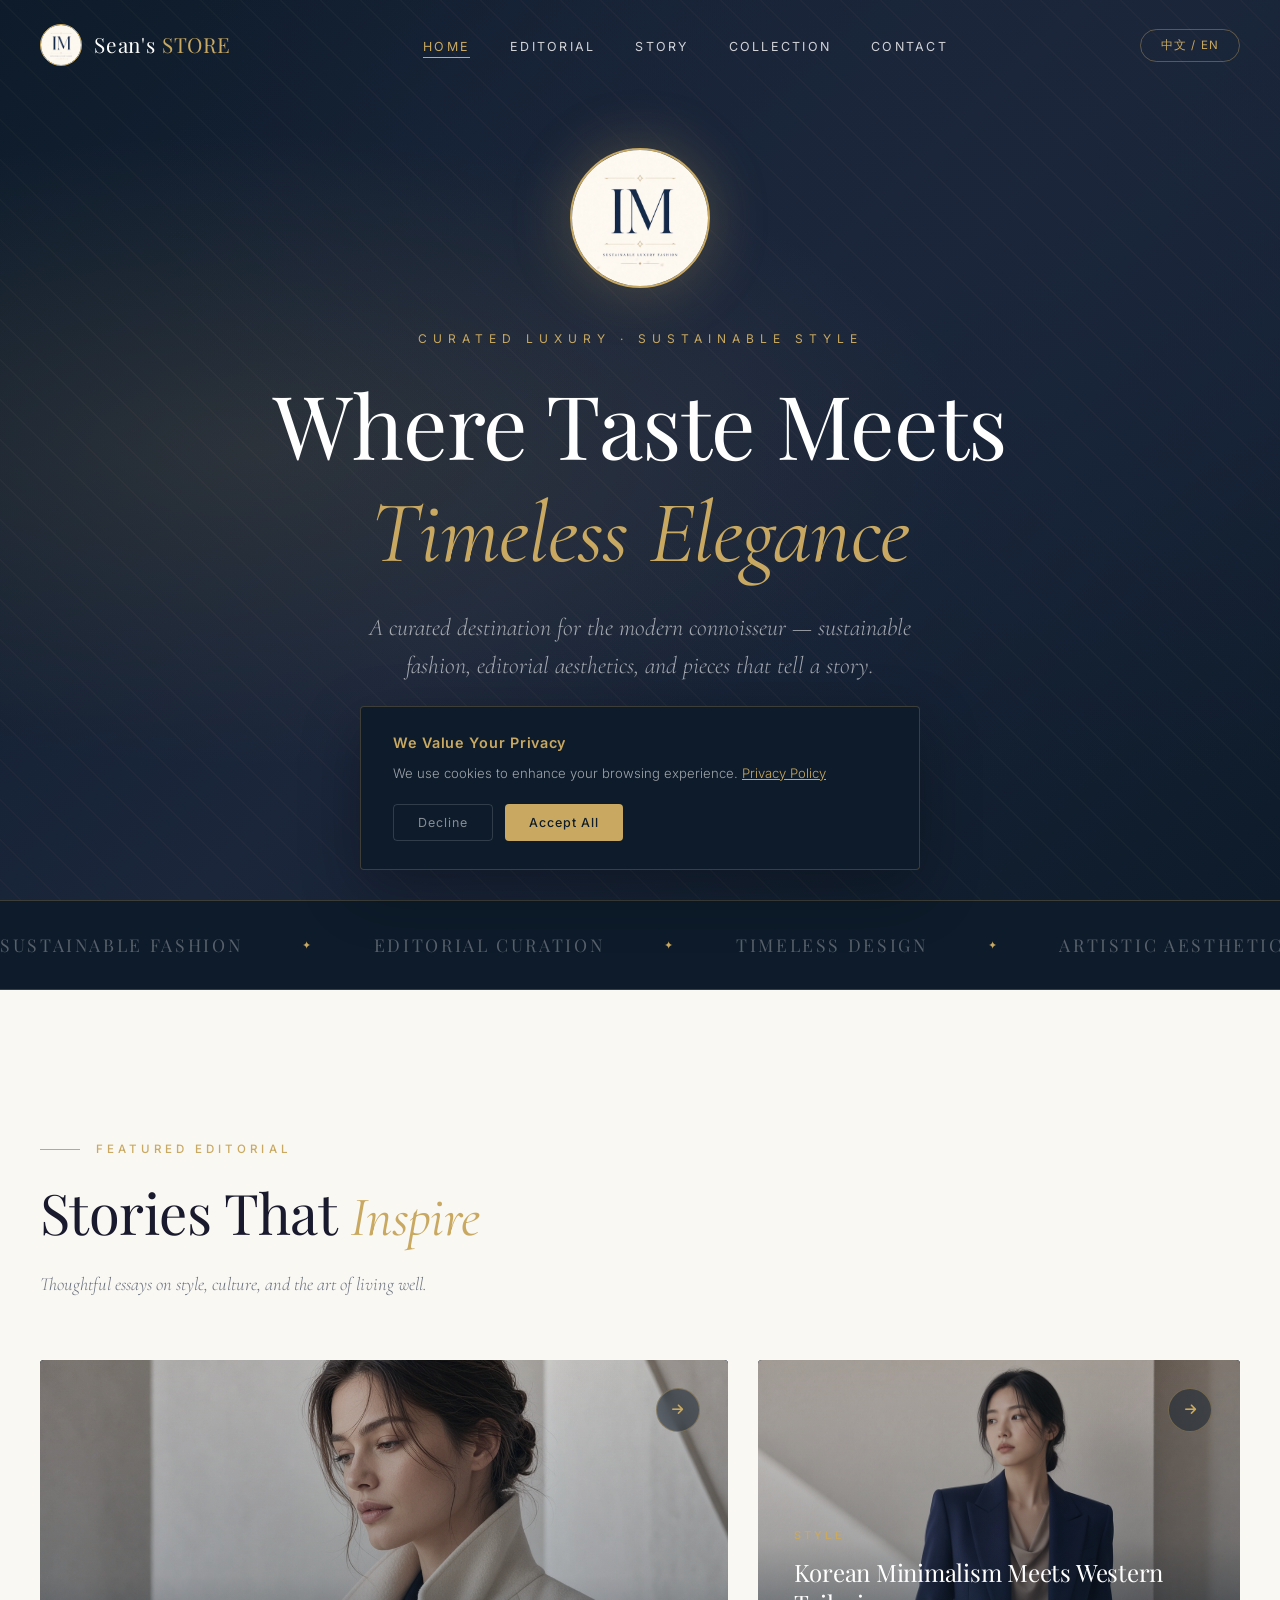
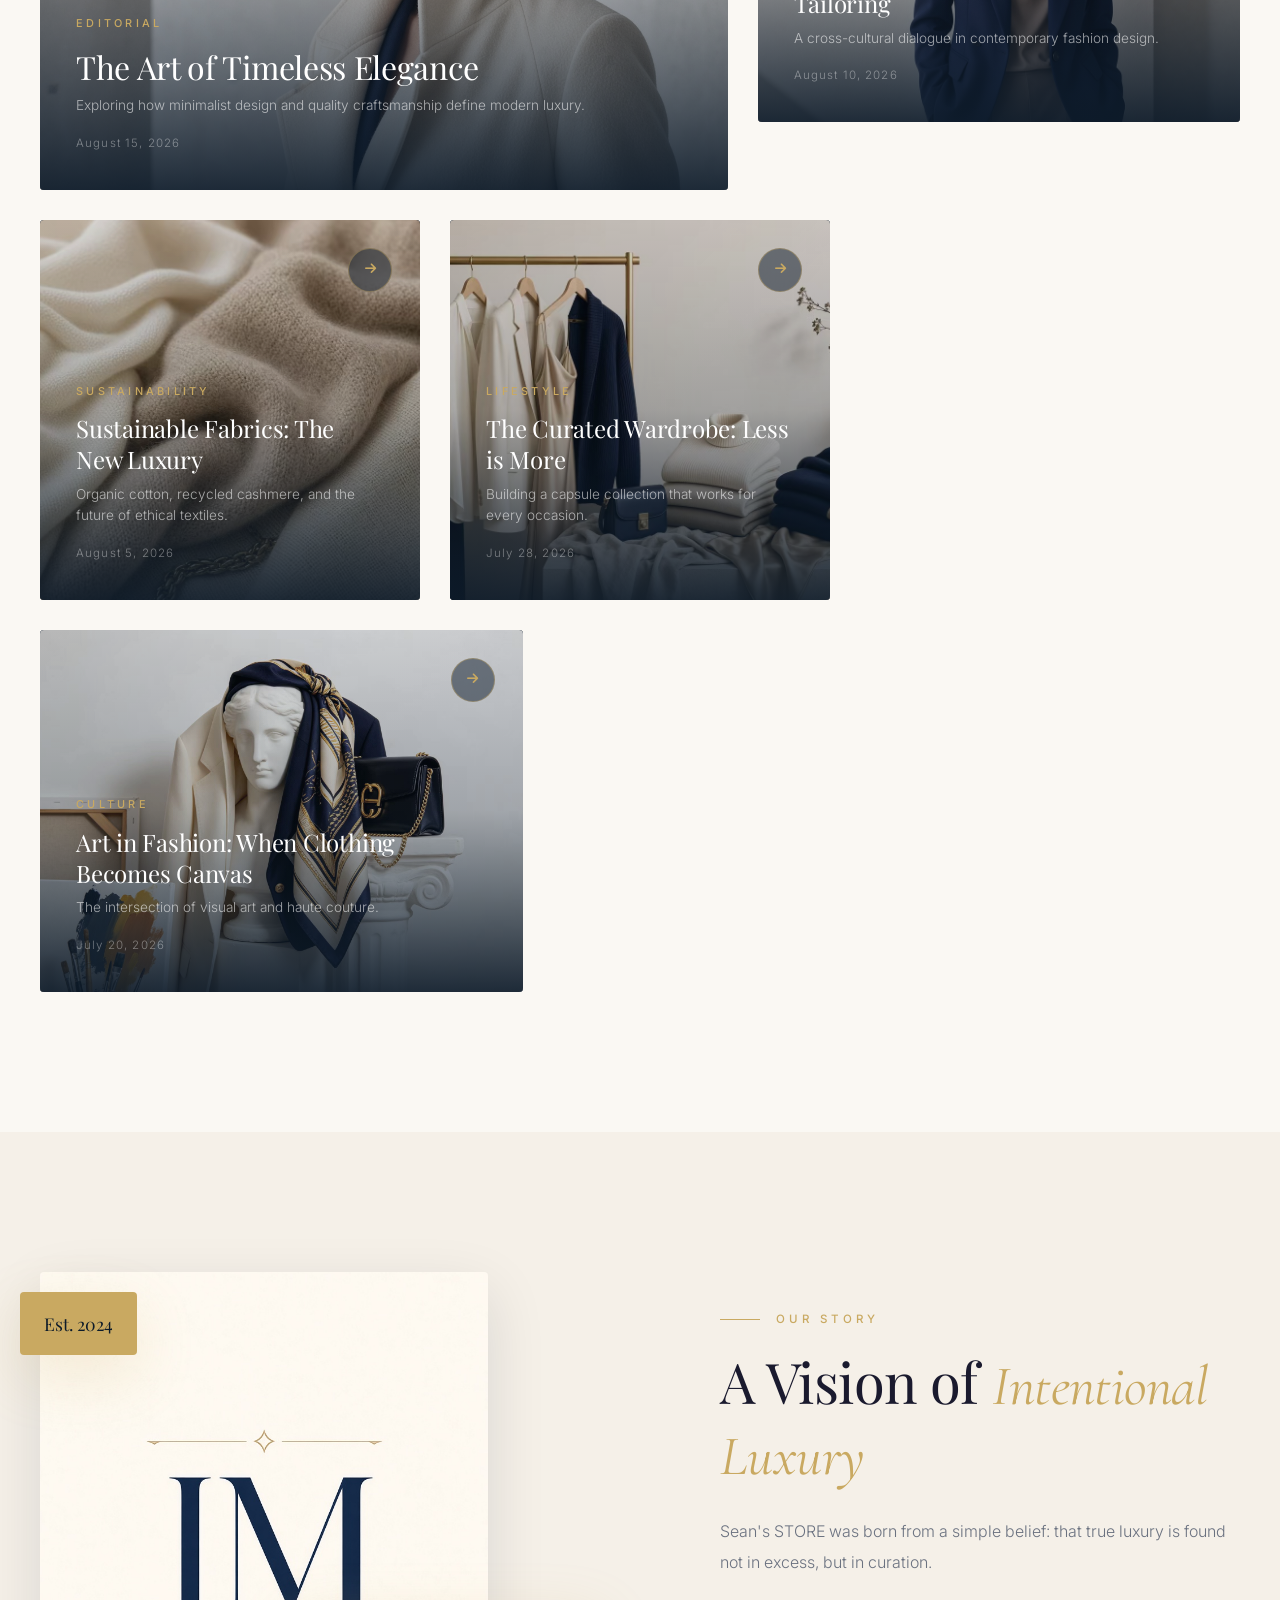
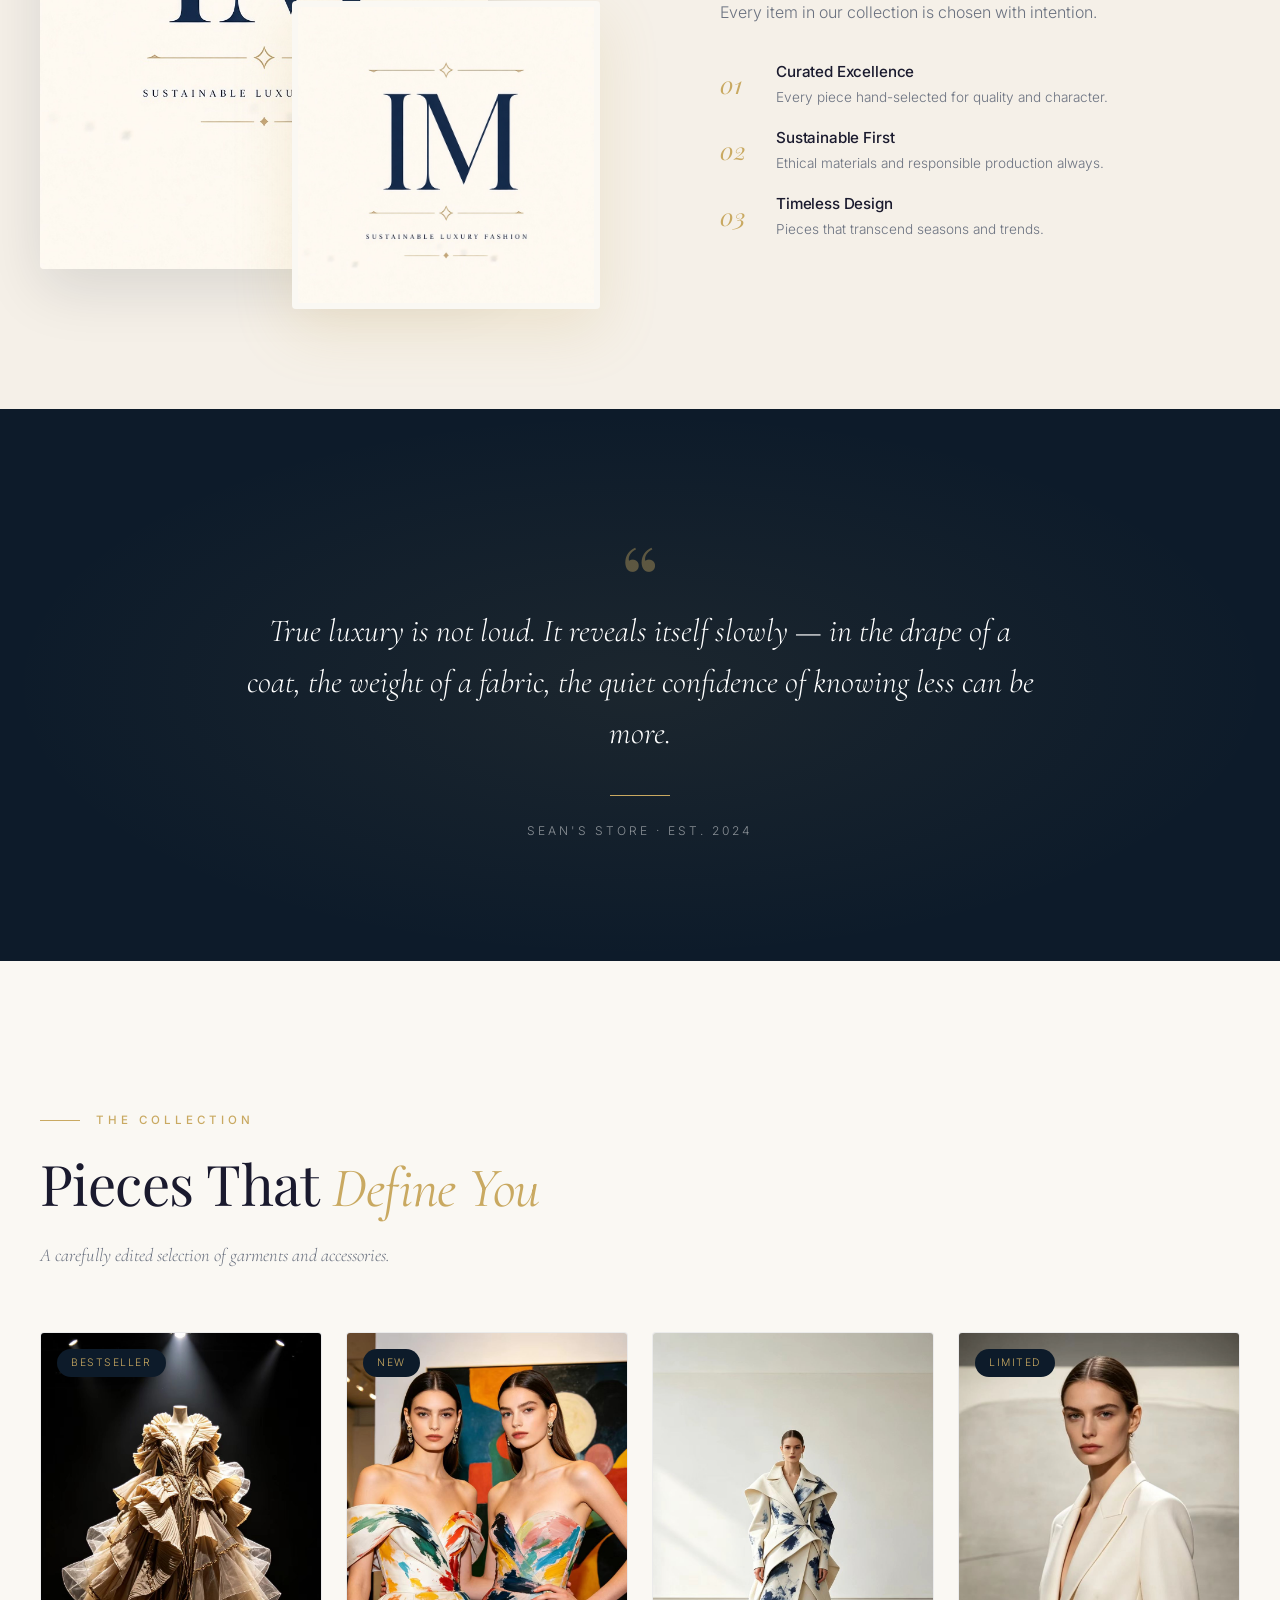
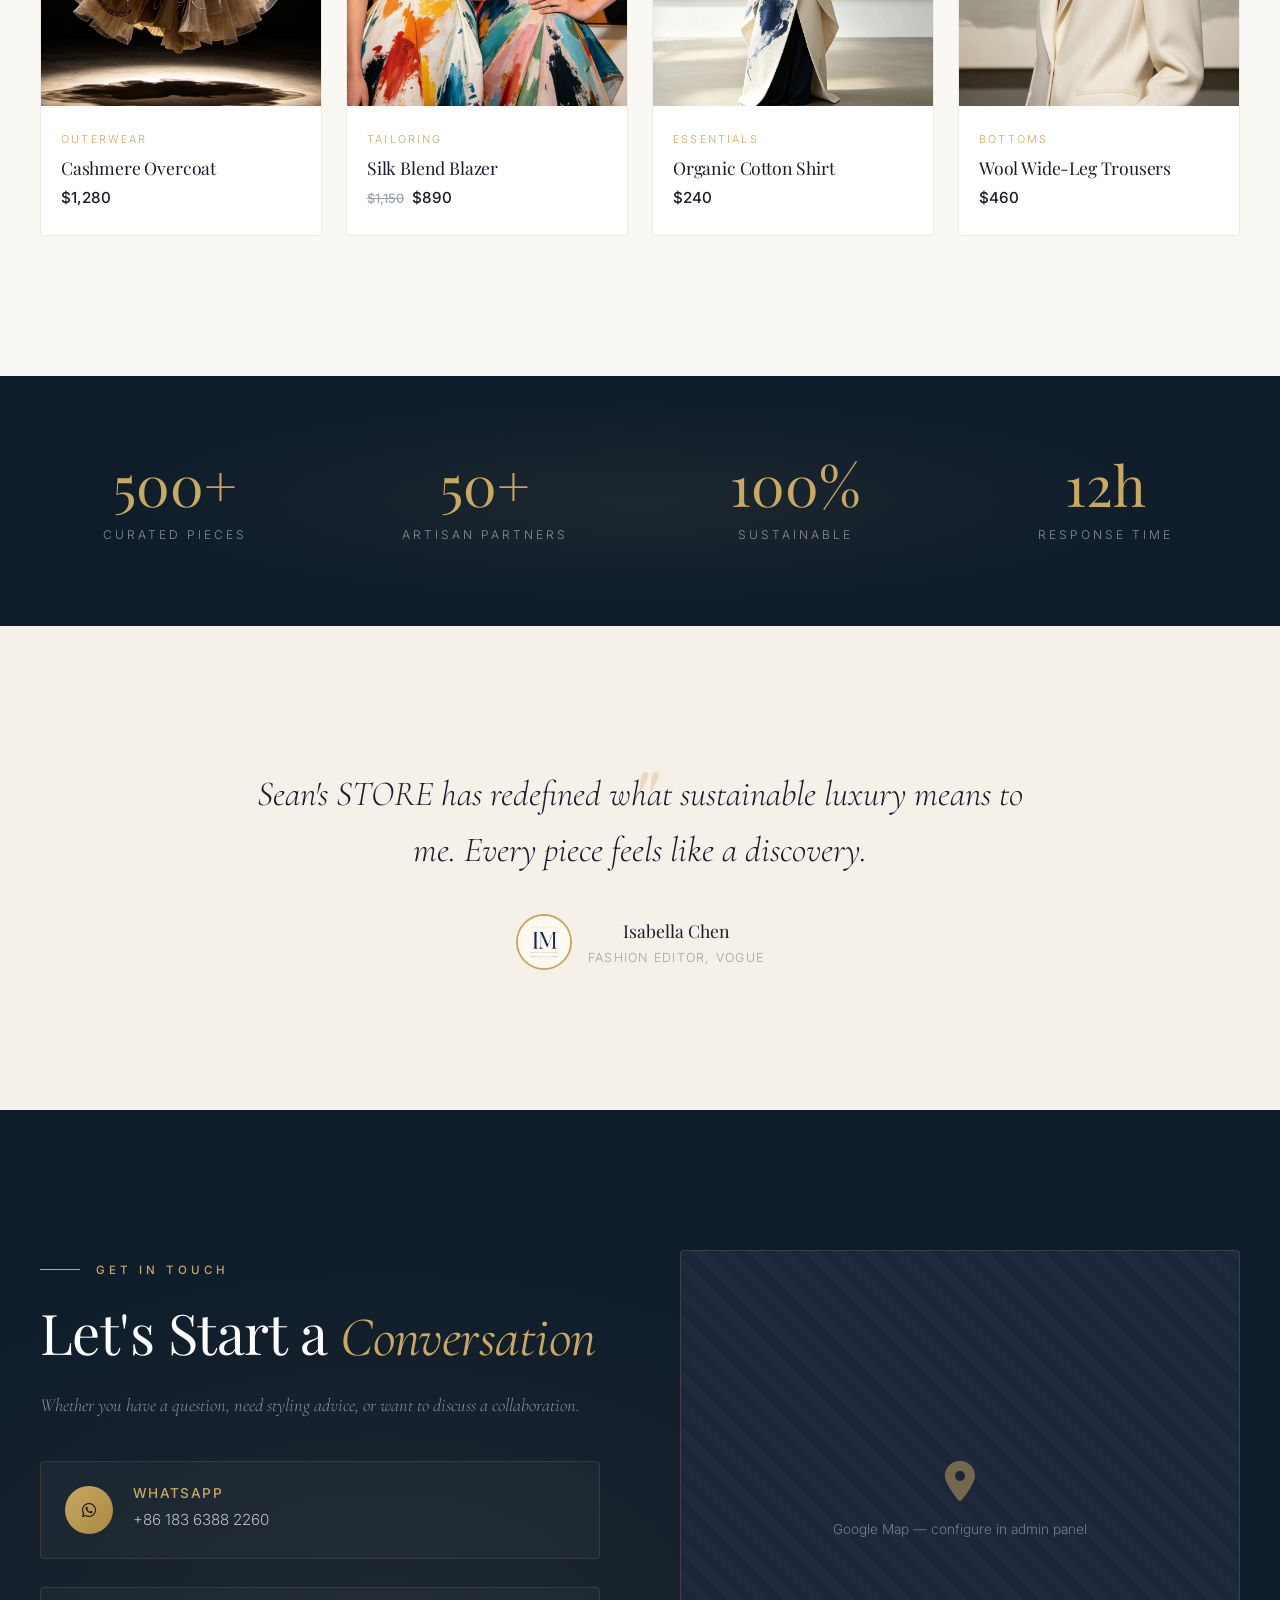
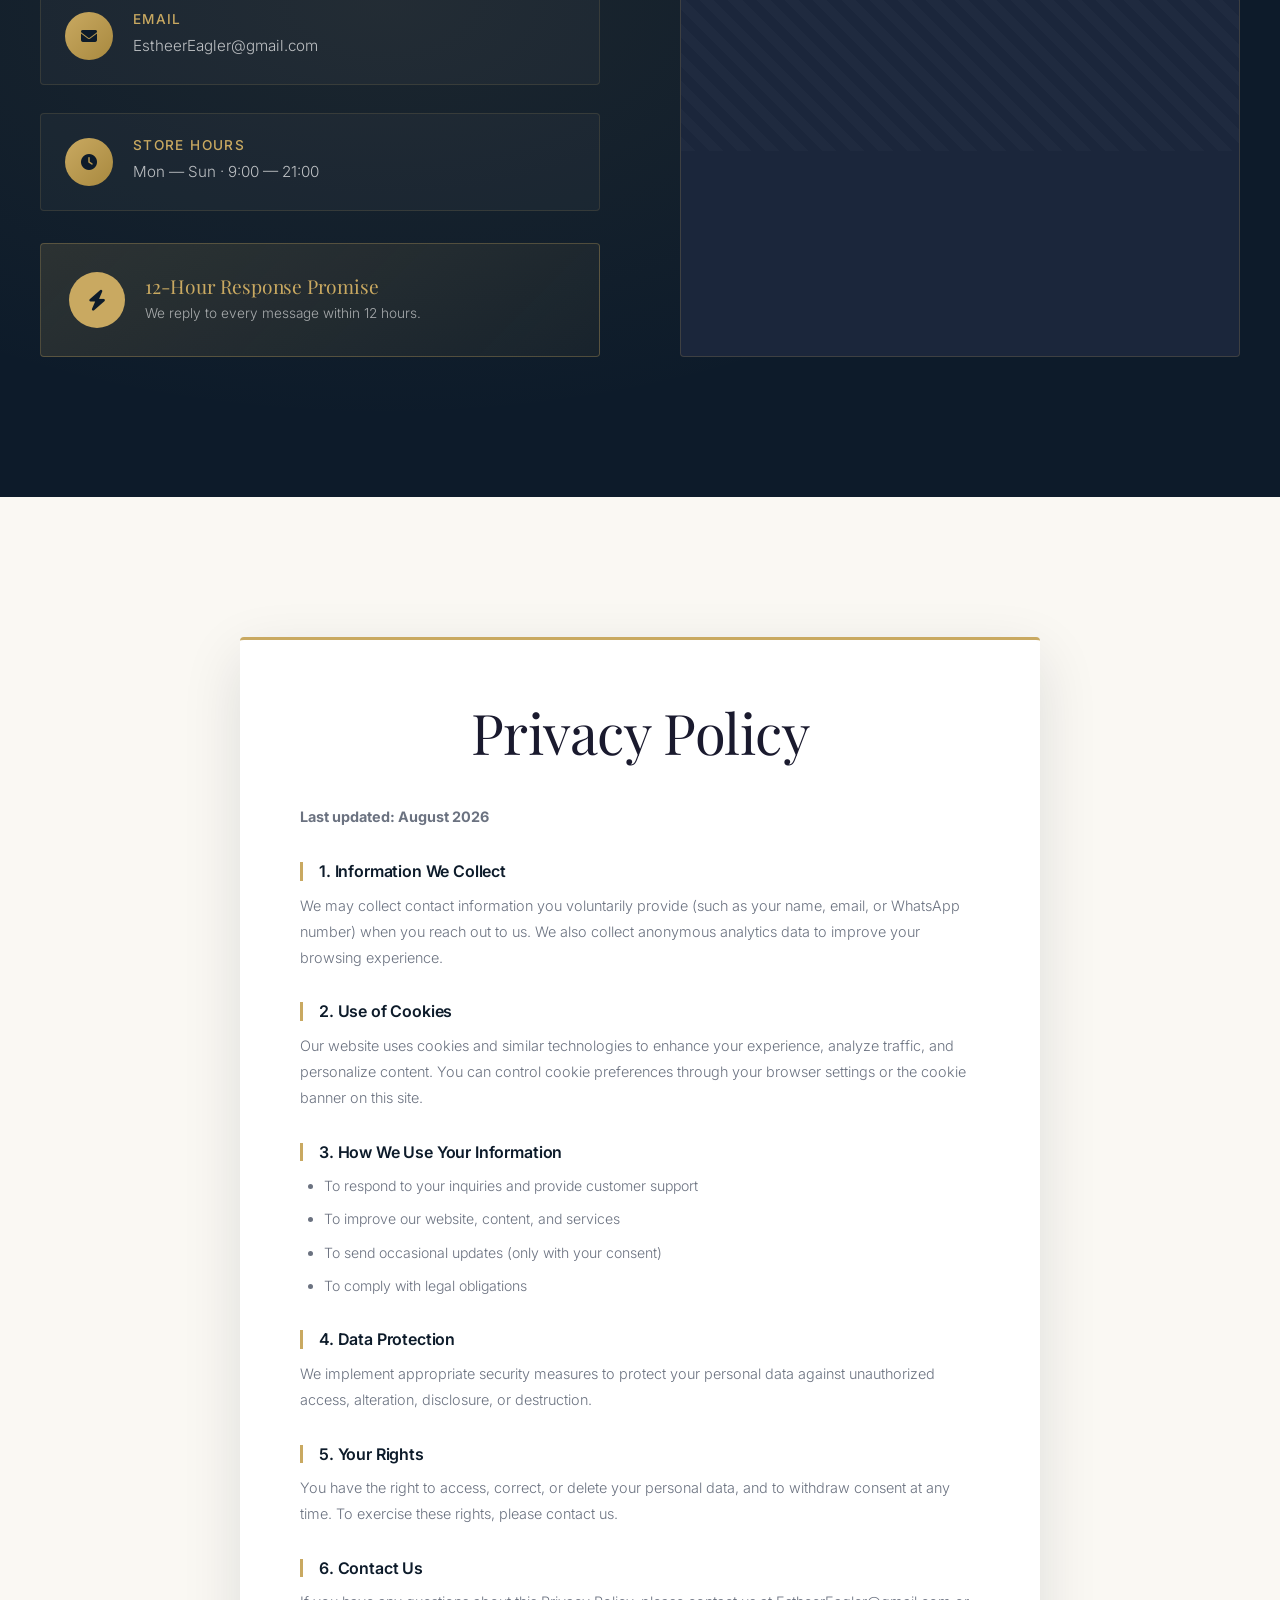
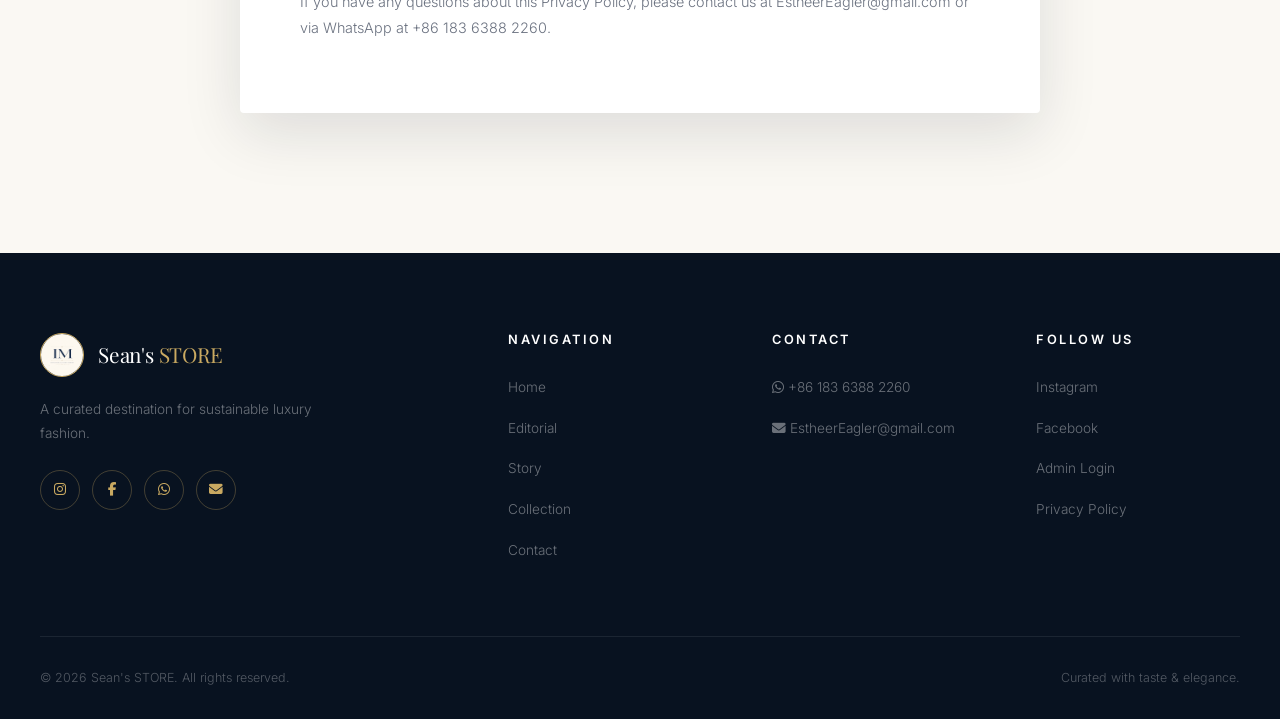
<file: index(2).html>
<!DOCTYPE html>
<html lang="en">
<head>
    <meta charset="UTF-8">
    <meta name="viewport" content="width=device-width, initial-scale=1.0">
    <title>Sean's STORE | Sustainable Luxury Fashion Magazine</title>
    <meta name="description" content="Sean's STORE — Curated luxury fashion, sustainable style and editorial aesthetics. A sustainable fashion magazine for the modern connoisseur.">
    <meta name="keywords" content="sustainable fashion magazine, luxury fashion, curated style, minimalist outfits, sustainable lifestyle, editorial fashion, taste aesthetics, Sean's STORE">
    <meta name="author" content="Sean's STORE">
    <meta name="robots" content="index, follow">
    <link rel="canonical" href="./">
    <meta property="og:type" content="website">
    <meta property="og:title" content="Sean's STORE | Sustainable Luxury Fashion Magazine">
    <meta property="og:description" content="Curated luxury fashion, sustainable style and editorial aesthetics.">
    <meta property="og:image" content="logo.jpg">
    <meta property="og:site_name" content="Sean's STORE">
    <meta name="twitter:card" content="summary_large_image">
    <meta name="twitter:title" content="Sean's STORE | Sustainable Luxury Fashion">
    <meta name="twitter:description" content="Curated luxury fashion and editorial aesthetics.">
    <link rel="icon" type="image/jpeg" href="logo.jpg">

    <script type="application/ld+json">
    {
        "@context": "https://schema.org",
        "@type": "Store",
        "name": "Sean's STORE",
        "description": "Curated luxury fashion, sustainable style and editorial aesthetics. A sustainable fashion magazine.",
        "url": "./",
        "logo": "logo.jpg",
        "image": "logo.jpg",
        "inLanguage": ["en", "zh-CN"],
        "address": { "@type": "PostalAddress", "addressCountry": "CN" },
        "contactPoint": {
            "@type": "ContactPoint",
            "telephone": "+86-183-6388-2260",
            "contactType": "customer service",
            "email": "EstheerEagler@gmail.com",
            "availableLanguage": ["English", "Chinese"]
        },
        "openingHours": "Mo-Su 09:00-21:00",
        "priceRange": "$$$"
    }
    </script>

    <!-- Mark JS available early for reveal animations -->
    <script>document.documentElement.classList.add('js');</script>

    <!-- ANALYTICS_CODE_PLACEHOLDER -->
    <link rel="stylesheet" href="https://cdnjs.cloudflare.com/ajax/libs/font-awesome/6.5.1/css/all.min.css">
    <style>
/* ============================================
   Sean's STORE — Luxury Fashion Editorial
   Palette: Deep Navy + Champagne Gold + Ivory
   ============================================ */

@import url('https://fonts.googleapis.com/css2?family=Playfair+Display:ital,wght@0,400;0,500;0,600;0,700;1,400;1,500&family=Inter:wght@300;400;500;600&family=Cormorant+Garamond:ital,wght@0,300;0,400;0,500;1,300;1,400&display=swap');

:root {
  --navy: #0d1b2a;
  --navy-light: #1b263b;
  --navy-mid: #243447;
  --gold: #c9a961;
  --gold-light: #e0c98f;
  --gold-dark: #a8893f;
  --ivory: #faf8f3;
  --ivory-dark: #f0ebe0;
  --cream: #f5f0e8;
  --text: #1a1a2e;
  --text-light: #6b7280;
  --text-muted: #9ca3af;
  --white: #ffffff;
  --border: rgba(201, 169, 97, 0.25);
  --border-light: rgba(0, 0, 0, 0.08);
  --shadow: 0 20px 60px rgba(13, 27, 42, 0.12);
  --shadow-gold: 0 20px 60px rgba(201, 169, 97, 0.2);
  --font-display: 'Playfair Display', 'Cormorant Garamond', Georgia, serif;
  --font-serif: 'Cormorant Garamond', 'Playfair Display', Georgia, serif;
  --font-sans: 'Inter', -apple-system, BlinkMacSystemFont, sans-serif;
  --ease: cubic-bezier(0.25, 0.46, 0.45, 0.94);
  --ease-out: cubic-bezier(0.16, 1, 0.3, 1);
}

* { margin: 0; padding: 0; box-sizing: border-box; }
html { scroll-behavior: smooth; }
body {
  font-family: var(--font-sans);
  background: var(--ivory);
  color: var(--text);
  line-height: 1.8;
  font-weight: 300;
  -webkit-font-smoothing: antialiased;
  overflow-x: hidden;
}

::selection { background: var(--gold); color: var(--navy); }

h1, h2, h3, h4, h5 { font-family: var(--font-display); font-weight: 400; letter-spacing: -0.01em; line-height: 1.15; }
h1 { font-size: clamp(2.8rem, 7vw, 5.5rem); }
h2 { font-size: clamp(2rem, 4.5vw, 3.5rem); }
h3 { font-size: clamp(1.3rem, 2.5vw, 1.8rem); }
p { font-size: 0.95rem; color: var(--text-light); }
a { color: inherit; text-decoration: none; transition: color 0.3s var(--ease); }
img { max-width: 100%; display: block; }

.container { max-width: 1400px; margin: 0 auto; padding: 0 40px; }
.container-narrow { max-width: 900px; margin: 0 auto; padding: 0 40px; }

/* ===== Scroll Reveal ===== */
.reveal, .reveal-left, .reveal-right, .reveal-scale { opacity: 1; transform: none; transition: opacity 0.9s var(--ease-out), transform 0.9s var(--ease-out); }
html.js .reveal { opacity: 0; transform: translateY(40px); }
html.js .reveal.visible { opacity: 1; transform: translateY(0); }
html.js .reveal-left { opacity: 0; transform: translateX(-50px); }
html.js .reveal-left.visible { opacity: 1; transform: translateX(0); }
html.js .reveal-right { opacity: 0; transform: translateX(50px); }
html.js .reveal-right.visible { opacity: 1; transform: translateX(0); }
html.js .reveal-scale { opacity: 0; transform: scale(0.92); }
html.js .reveal-scale.visible { opacity: 1; transform: scale(1); }

/* ===== Navigation ===== */
.navbar {
  position: fixed; top: 0; left: 0; right: 0; z-index: 1000;
  padding: 24px 0; transition: all 0.5s var(--ease);
  background: transparent;
}
.navbar.scrolled {
  background: rgba(13, 27, 42, 0.95);
  backdrop-filter: blur(20px);
  -webkit-backdrop-filter: blur(20px);
  padding: 16px 0;
  box-shadow: 0 4px 30px rgba(0,0,0,0.15);
}
.nav-inner { display: flex; align-items: center; justify-content: space-between; }
.nav-logo { display: flex; align-items: center; gap: 12px; }
.nav-logo img { height: 42px; width: 42px; border-radius: 50%; object-fit: cover; border: 1.5px solid var(--gold); }
.nav-logo-text { font-family: var(--font-display); font-size: 1.3rem; color: var(--white); letter-spacing: 0.04em; }
.nav-logo-text span { color: var(--gold); }

.nav-links { display: flex; align-items: center; gap: 40px; list-style: none; }
.nav-links a {
  font-size: 0.78rem; letter-spacing: 0.18em; text-transform: uppercase;
  color: rgba(255,255,255,0.8); position: relative; padding: 4px 0;
  font-weight: 400;
}
.nav-links a::after {
  content: ''; position: absolute; bottom: 0; left: 0; width: 0; height: 1px;
  background: var(--gold); transition: width 0.4s var(--ease);
}
.nav-links a:hover, .nav-links a.active { color: var(--gold); }
.nav-links a:hover::after, .nav-links a.active::after { width: 100%; }

.nav-actions { display: flex; align-items: center; gap: 16px; }
.lang-btn {
  background: transparent; border: 1px solid rgba(201,169,97,0.4);
  padding: 8px 20px; border-radius: 100px; font-size: 0.72rem;
  letter-spacing: 0.1em; cursor: pointer; color: var(--gold);
  transition: all 0.3s var(--ease); font-family: var(--font-sans);
}
.lang-btn:hover { background: var(--gold); color: var(--navy); border-color: var(--gold); }
.hamburger { display: none; background: none; border: none; font-size: 1.3rem; cursor: pointer; color: var(--white); }

/* Mobile Menu */
.mobile-menu {
  position: fixed; top: 0; left: 0; right: 0; bottom: 0;
  background: var(--navy); z-index: 999;
  display: flex; flex-direction: column; align-items: center; justify-content: center;
  gap: 32px; opacity: 0; pointer-events: none; transition: opacity 0.5s var(--ease);
}
.mobile-menu.open { opacity: 1; pointer-events: all; }
.mobile-menu a {
  font-family: var(--font-display); font-size: 1.8rem; color: var(--white);
  letter-spacing: 0.05em; transition: color 0.3s;
}
.mobile-menu a:hover { color: var(--gold); }
.mobile-close {
  position: absolute; top: 28px; right: 40px; background: none; border: none;
  color: var(--white); font-size: 1.5rem; cursor: pointer;
}

/* ===== Hero ===== */
.hero {
  min-height: 100vh; position: relative; display: flex; align-items: center;
  background: var(--navy); overflow: hidden;
}
.hero-bg {
  position: absolute; inset: 0;
  background:
    radial-gradient(ellipse at 20% 50%, rgba(201,169,97,0.12) 0%, transparent 50%),
    radial-gradient(ellipse at 80% 20%, rgba(27,38,59,0.8) 0%, transparent 60%),
    linear-gradient(135deg, #0d1b2a 0%, #1b263b 50%, #0d1b2a 100%);
}
.hero-pattern {
  position: absolute; inset: 0; opacity: 0.04;
  background-image: repeating-linear-gradient(45deg, var(--gold) 0, var(--gold) 1px, transparent 0, transparent 50%);
  background-size: 40px 40px;
}
.hero-content {
  position: relative; z-index: 2; text-align: center; width: 100%;
  padding: 120px 40px 80px;
}
.hero-logo-wrap {
  width: 140px; height: 140px; margin: 0 auto 40px;
  border-radius: 50%; overflow: hidden;
  border: 2px solid var(--gold);
  box-shadow: 0 0 60px rgba(201,169,97,0.3);
  animation: logoFloat 4s ease-in-out infinite;
}
.hero-logo-wrap img { width: 100%; height: 100%; object-fit: cover; }
@keyframes logoFloat { 0%,100%{transform:translateY(0)} 50%{transform:translateY(-10px)} }

.hero-eyebrow {
  font-size: 0.75rem; letter-spacing: 0.5em; text-transform: uppercase;
  color: var(--gold); margin-bottom: 24px; font-weight: 400;
}
.hero-title {
  color: var(--white); margin-bottom: 24px;
  font-family: var(--font-display);
}
.hero-title em {
  font-style: italic; color: var(--gold);
  font-family: var(--font-serif);
}
.hero-subtitle {
  font-family: var(--font-serif); font-size: clamp(1.1rem, 2vw, 1.5rem);
  color: rgba(255,255,255,0.6); font-weight: 300; font-style: italic;
  max-width: 600px; margin: 0 auto 50px; line-height: 1.6;
}
.hero-cta {
  display: inline-flex; align-items: center; gap: 12px;
  padding: 16px 40px; background: transparent;
  border: 1px solid var(--gold); color: var(--gold);
  font-size: 0.8rem; letter-spacing: 0.2em; text-transform: uppercase;
  cursor: pointer; transition: all 0.4s var(--ease); font-family: var(--font-sans);
  position: relative; overflow: hidden;
}
.hero-cta::before {
  content: ''; position: absolute; inset: 0; background: var(--gold);
  transform: translateX(-101%); transition: transform 0.4s var(--ease); z-index: -1;
}
.hero-cta:hover { color: var(--navy); }
.hero-cta:hover::before { transform: translateX(0); }
.hero-cta i { transition: transform 0.3s; }
.hero-cta:hover i { transform: translateX(4px); }

.hero-scroll-indicator {
  position: absolute; bottom: 40px; left: 50%; transform: translateX(-50%);
  display: flex; flex-direction: column; align-items: center; gap: 12px;
  color: rgba(255,255,255,0.4); font-size: 0.65rem; letter-spacing: 0.3em;
  text-transform: uppercase; z-index: 2;
}
.hero-scroll-line {
  width: 1px; height: 50px; background: linear-gradient(to bottom, var(--gold), transparent);
  position: relative; overflow: hidden;
}
.hero-scroll-line::after {
  content: ''; position: absolute; top: -50%; left: 0; width: 100%; height: 50%;
  background: var(--gold); animation: scrollLine 2s infinite;
}
@keyframes scrollLine { 0%{top:-50%} 100%{top:100%} }

/* ===== Marquee ===== */
.marquee {
  background: var(--navy); padding: 28px 0; overflow: hidden;
  border-top: 1px solid var(--border); border-bottom: 1px solid var(--border);
}
.marquee-track {
  display: flex; gap: 60px; white-space: nowrap;
  animation: marquee 30s linear infinite;
}
.marquee-item {
  font-family: var(--font-display); font-size: 1.1rem; color: rgba(255,255,255,0.3);
  letter-spacing: 0.15em; text-transform: uppercase; display: flex; align-items: center; gap: 60px;
}
.marquee-item::after { content: '✦'; color: var(--gold); font-size: 0.7rem; }
@keyframes marquee { 0%{transform:translateX(0)} 100%{transform:translateX(-50%)} }

/* ===== Editorial Grid ===== */
.editorial-section { background: var(--ivory); }
.editorial-grid {
  display: grid; grid-template-columns: repeat(12, 1fr);
  gap: 30px; margin-top: 60px;
}
.editorial-card {
  position: relative; overflow: hidden; cursor: pointer;
  background: var(--navy); border-radius: 4px;
}
.editorial-card.large { grid-column: span 7; aspect-ratio: 16/10; }
.editorial-card.medium { grid-column: span 5; aspect-ratio: 4/3; }
.editorial-card.small { grid-column: span 4; aspect-ratio: 1; }
.editorial-card.wide { grid-column: span 8; aspect-ratio: 21/9; }

.editorial-card-img {
  position: absolute; inset: 0; transition: transform 0.8s var(--ease-out);
  background: linear-gradient(135deg, var(--navy-light), var(--navy));
}
.editorial-card-img img { width: 100%; height: 100%; object-fit: cover; opacity: 0.85; transition: opacity 0.5s; }
.editorial-card:hover .editorial-card-img { transform: scale(1.05); }
.editorial-card:hover .editorial-card-img img { opacity: 0.6; }

.editorial-card-overlay {
  position: absolute; inset: 0;
  background: linear-gradient(to top, rgba(13,27,42,0.9) 0%, rgba(13,27,42,0.2) 50%, transparent 100%);
  display: flex; flex-direction: column; justify-content: flex-end;
  padding: 36px;
}
.editorial-card-cat {
  font-size: 0.68rem; letter-spacing: 0.3em; text-transform: uppercase;
  color: var(--gold); margin-bottom: 12px; font-weight: 500;
}
.editorial-card-title {
  font-family: var(--font-display); font-size: 1.5rem; color: var(--white);
  margin-bottom: 8px; line-height: 1.3;
}
.editorial-card.large .editorial-card-title { font-size: 2rem; }
.editorial-card-excerpt {
  font-size: 0.85rem; color: rgba(255,255,255,0.6); line-height: 1.6;
  display: -webkit-box; -webkit-line-clamp: 2; -webkit-box-orient: vertical; overflow: hidden;
}
.editorial-card-meta {
  display: flex; gap: 16px; margin-top: 16px;
  font-size: 0.72rem; color: rgba(255,255,255,0.4); letter-spacing: 0.1em;
}
.editorial-card-arrow {
  position: absolute; top: 28px; right: 28px; width: 44px; height: 44px;
  border-radius: 50%; border: 1px solid rgba(201,169,97,0.4);
  display: flex; align-items: center; justify-content: center;
  color: var(--gold); font-size: 0.8rem; transition: all 0.4s var(--ease);
  background: rgba(13,27,42,0.5); backdrop-filter: blur(10px);
}
.editorial-card:hover .editorial-card-arrow {.editorial-card:hover .editorial-card-arrow {
  background: var(--gold); color: var(--navy); border-color: var(--gold);
  transform: rotate(-45deg);
}
  background: var(--gold); color: var(--navy); border-color: var(--gold);
  transform: rotate(-45deg);
}

/* ===== Section Common ===== */
.section { padding: 140px 0; position: relative; }
.section-label {
  display: inline-flex; align-items: center; gap: 16px;
  font-size: 0.72rem; letter-spacing: 0.35em; text-transform: uppercase;
  color: var(--gold); margin-bottom: 20px; font-weight: 500;
}
.section-label::before {
  content: ''; width: 40px; height: 1px; background: var(--gold);
}
.section-title { margin-bottom: 20px; }
.section-title em { font-style: italic; color: var(--gold); font-family: var(--font-serif); }
.section-desc {
  font-family: var(--font-serif); font-size: 1.15rem; color: var(--text-light);
  max-width: 600px; line-height: 1.7; font-style: italic;
}

/* ===== Brand Story ===== */
.story-section { background: var(--cream); overflow: hidden; }
.story-grid { display: grid; grid-template-columns: 1fr 1fr; gap: 80px; align-items: center; }
.story-images { position: relative; }
.story-img-main {
  width: 80%; aspect-ratio: 3/4; border-radius: 4px; overflow: hidden;
  box-shadow: var(--shadow);
}
.story-img-main img { width: 100%; height: 100%; object-fit: cover; }
.story-img-sub {
  position: absolute; bottom: -40px; right: 0; width: 55%; aspect-ratio: 1;
  border-radius: 4px; overflow: hidden; box-shadow: var(--shadow-gold);
  border: 6px solid var(--ivory);
}
.story-img-sub img { width: 100%; height: 100%; object-fit: cover; }
.story-badge {
  position: absolute; top: 20px; left: -20px;
  background: var(--gold); color: var(--navy);
  padding: 16px 24px; border-radius: 4px;
  font-family: var(--font-display); font-size: 1.1rem;
  box-shadow: var(--shadow-gold);
}
.story-content { padding-left: 40px; }
.story-content .section-title { margin-bottom: 28px; }
.story-text { font-size: 1rem; line-height: 1.9; margin-bottom: 20px; color: var(--text-light); }
.story-features { margin-top: 36px; display: flex; flex-direction: column; gap: 20px; }
.story-feature { display: flex; gap: 16px; align-items: flex-start; }
.story-feature-num {
  font-family: var(--font-display); font-size: 1.5rem; color: var(--gold);
  font-style: italic; min-width: 40px;
}
.story-feature-text h4 { font-family: var(--font-sans); font-size: 0.95rem; font-weight: 500; margin-bottom: 4px; }
.story-feature-text p { font-size: 0.85rem; }

/* ===== Collection ===== */
.collection-section { background: var(--ivory); }
.collection-header { display: flex; justify-content: space-between; align-items: flex-end; margin-bottom: 60px; }
.collection-grid {
  display: grid; grid-template-columns: repeat(4, 1fr); gap: 24px;
}
.product-card {
  background: var(--white); border-radius: 4px; overflow: hidden;
  transition: all 0.5s var(--ease); cursor: pointer;
  border: 1px solid var(--border-light);
}
.product-card:hover { transform: translateY(-8px); box-shadow: var(--shadow); }
.product-img {
  aspect-ratio: 3/4; position: relative; overflow: hidden;
  background: linear-gradient(135deg, var(--ivory-dark), var(--cream));
}
.product-img img { width: 100%; height: 100%; object-fit: cover; transition: transform 0.6s var(--ease); }
.product-card:hover .product-img img { transform: scale(1.08); }
.product-tag {
  position: absolute; top: 16px; left: 16px;
  background: var(--navy); color: var(--gold);
  padding: 5px 14px; border-radius: 100px;
  font-size: 0.65rem; letter-spacing: 0.15em; text-transform: uppercase;
}
.product-info { padding: 24px 20px; }
.product-cat { font-size: 0.68rem; letter-spacing: 0.2em; text-transform: uppercase; color: var(--gold); margin-bottom: 8px; }
.product-name { font-family: var(--font-display); font-size: 1.1rem; margin-bottom: 6px; }
.product-price { font-size: 0.95rem; color: var(--text); font-weight: 500; }
.product-price span { color: var(--text-muted); text-decoration: line-through; font-size: 0.8rem; margin-right: 8px; }

/* ===== Stats Band ===== */
.stats-band {
  background: var(--navy); padding: 80px 0;
  position: relative; overflow: hidden;
}
.stats-band::before {
  content: ''; position: absolute; inset: 0;
  background: radial-gradient(ellipse at center, rgba(201,169,97,0.08) 0%, transparent 70%);
}
.stats-grid { display: grid; grid-template-columns: repeat(4, 1fr); gap: 40px; position: relative; z-index: 1; }
.stat-item { text-align: center; }
.stat-num {
  font-family: var(--font-display); font-size: 3.5rem; color: var(--gold);
  line-height: 1; margin-bottom: 12px;
}
.stat-label {
  font-size: 0.75rem; letter-spacing: 0.25em; text-transform: uppercase;
  color: rgba(255,255,255,0.5);
}

/* ===== Testimonial ===== */
.testimonial-section { background: var(--cream); }
.testimonial-wrap { max-width: 800px; margin: 0 auto; text-align: center; }
.testimonial-quote {
  font-family: var(--font-serif); font-size: clamp(1.4rem, 3vw, 2.2rem);
  font-style: italic; line-height: 1.6; color: var(--text);
  margin-bottom: 36px; position: relative;
}
.testimonial-quote::before {
  content: '"'; font-family: var(--font-display); font-size: 6rem;
  color: var(--gold); opacity: 0.3; position: absolute; top: -40px; left: 50%;
  transform: translateX(-50%);
}
.testimonial-author { display: flex; align-items: center; justify-content: center; gap: 16px; }
.testimonial-avatar {
  width: 56px; height: 56px; border-radius: 50%; overflow: hidden;
  border: 2px solid var(--gold);
}
.testimonial-avatar img { width: 100%; height: 100%; object-fit: cover; }
.testimonial-name { font-family: var(--font-display); font-size: 1.1rem; }
.testimonial-role { font-size: 0.78rem; color: var(--text-muted); letter-spacing: 0.1em; text-transform: uppercase; }

/* ===== Contact ===== */
.contact-section { background: var(--navy); color: var(--white); position: relative; overflow: hidden; }
.contact-section::before {
  content: ''; position: absolute; inset: 0;
  background: radial-gradient(ellipse at 30% 50%, rgba(201,169,97,0.08) 0%, transparent 60%);
}
.contact-grid { display: grid; grid-template-columns: 1fr 1fr; gap: 80px; position: relative; z-index: 1; }
.contact-section .section-label { color: var(--gold); }
.contact-section .section-title { color: var(--white); }
.contact-section .section-desc { color: rgba(255,255,255,0.5); }

.contact-info { display: flex; flex-direction: column; gap: 28px; margin-top: 40px; }
.contact-item {
  display: flex; gap: 20px; align-items: flex-start;
  padding: 24px; background: rgba(255,255,255,0.03);
  border: 1px solid rgba(201,169,97,0.15); border-radius: 4px;
  transition: all 0.4s var(--ease);
}
.contact-item:hover { background: rgba(201,169,97,0.05); border-color: rgba(201,169,97,0.3); transform: translateX(6px); }
.contact-icon {
  width: 48px; height: 48px; border-radius: 50%; flex-shrink: 0;
  background: linear-gradient(135deg, var(--gold), var(--gold-dark));
  display: flex; align-items: center; justify-content: center;
  color: var(--navy); font-size: 1rem;
}
.contact-item h4 { font-family: var(--font-sans); font-size: 0.85rem; font-weight: 500; color: var(--gold); margin-bottom: 4px; letter-spacing: 0.1em; text-transform: uppercase; }
.contact-item a, .contact-item p { color: rgba(255,255,255,0.7); font-size: 0.95rem; }
.contact-item a:hover { color: var(--gold); }

.response-promise {
  margin-top: 32px; padding: 28px;
  background: linear-gradient(135deg, rgba(201,169,97,0.15), rgba(201,169,97,0.05));
  border: 1px solid rgba(201,169,97,0.3); border-radius: 4px;
  display: flex; gap: 20px; align-items: center;
}
.response-promise .icon {
  width: 56px; height: 56px; border-radius: 50%; flex-shrink: 0;
  background: var(--gold); display: flex; align-items: center; justify-content: center;
  color: var(--navy); font-size: 1.3rem;
}
.response-promise h4 { color: var(--gold); font-family: var(--font-display); font-size: 1.2rem; margin-bottom: 4px; }
.response-promise p { color: rgba(255,255,255,0.6); font-size: 0.85rem; }

.contact-map {
  border-radius: 4px; overflow: hidden; min-height: 500px;
  border: 1px solid rgba(201,169,97,0.2);
  background: var(--navy-light);
}
.contact-map iframe { width: 100%; height: 100%; min-height: 500px; border: 0; }
.map-placeholder {
  display: flex; align-items: center; justify-content: center;
  height: 500px; color: rgba(255,255,255,0.3); text-align: center;
  background: repeating-linear-gradient(45deg, rgba(255,255,255,0.02), rgba(255,255,255,0.02) 10px, transparent 10px, transparent 20px);
}
.map-placeholder i { font-size: 2.5rem; color: var(--gold); opacity: 0.5; margin-bottom: 16px; display: block; }

/* ===== Privacy ===== */
.privacy-section { background: var(--ivory); }
.privacy-content {
  max-width: 800px; margin: 0 auto; background: var(--white);
  padding: 60px; border-radius: 4px; box-shadow: var(--shadow);
  border-top: 3px solid var(--gold);
}
.privacy-content h2 { text-align: center; margin-bottom: 40px; }
.privacy-content h3 {
  font-family: var(--font-sans); font-size: 1rem; font-weight: 600;
  margin: 32px 0 12px; color: var(--navy);
  padding-left: 16px; border-left: 3px solid var(--gold);
}
.privacy-content p { font-size: 0.9rem; margin-bottom: 12px; line-height: 1.8; }
.privacy-content ul { padding-left: 24px; margin-bottom: 16px; }
.privacy-content li { font-size: 0.88rem; color: var(--text-light); margin-bottom: 8px; }

/* ===== Footer ===== */
.footer { background: #081220; color: rgba(255,255,255,0.5); padding: 80px 0 30px; }
.footer-grid { display: grid; grid-template-columns: 2fr 1fr 1fr 1fr; gap: 60px; margin-bottom: 60px; }
.footer-brand-logo { display: flex; align-items: center; gap: 14px; margin-bottom: 20px; }
.footer-brand-logo img { width: 44px; height: 44px; border-radius: 50%; border: 1.5px solid var(--gold); }
.footer-brand-logo h3 { color: var(--white); font-size: 1.3rem; }
.footer-brand-logo h3 span { color: var(--gold); }
.footer-brand p { font-size: 0.85rem; line-height: 1.8; max-width: 320px; color: rgba(255,255,255,0.4); }
.footer-social { display: flex; gap: 12px; margin-top: 24px; }
.footer-social a {
  width: 40px; height: 40px; border-radius: 50%;
  border: 1px solid rgba(201,169,97,0.3);
  display: flex; align-items: center; justify-content: center;
  color: var(--gold); font-size: 0.85rem; transition: all 0.3s;
}
.footer-social a:hover { background: var(--gold); color: var(--navy); border-color: var(--gold); }
.footer-col h4 {
  color: var(--white); font-family: var(--font-sans); font-size: 0.8rem;
  font-weight: 600; letter-spacing: 0.2em; text-transform: uppercase; margin-bottom: 24px;
}
.footer-col ul { list-style: none; }
.footer-col li { margin-bottom: 12px; }
.footer-col a { font-size: 0.85rem; color: rgba(255,255,255,0.4); transition: color 0.3s; }
.footer-col a:hover { color: var(--gold); }
.footer-bottom {
  border-top: 1px solid rgba(255,255,255,0.08);
  padding-top: 30px; display: flex; justify-content: space-between; align-items: center;
  font-size: 0.78rem; color: rgba(255,255,255,0.3);
}

/* ===== Cookie Banner ===== */
.cookie-banner {
  position: fixed; bottom: 30px; left: 30px; right: 30px; max-width: 560px;
  margin: 0 auto; background: var(--navy); border-radius: 4px;
  box-shadow: 0 20px 60px rgba(0,0,0,0.3); padding: 28px 32px;
  z-index: 2000; border: 1px solid var(--border);
  transform: translateY(150%); transition: transform 0.6s var(--ease-out);
}
.cookie-banner.show { transform: translateY(0); }
.cookie-banner h4 { color: var(--gold); font-family: var(--font-sans); font-size: 0.9rem; font-weight: 600; margin-bottom: 10px; letter-spacing: 0.05em; }
.cookie-banner p { font-size: 0.82rem; color: rgba(255,255,255,0.6); line-height: 1.7; margin-bottom: 20px; }
.cookie-banner p a { color: var(--gold); text-decoration: underline; }
.cookie-btns { display: flex; gap: 12px; }
.cookie-btn {
  padding: 10px 24px; border-radius: 4px; font-size: 0.78rem;
  cursor: pointer; border: none; transition: all 0.3s; font-family: var(--font-sans);
  letter-spacing: 0.08em;
}
.cookie-btn.accept { background: var(--gold); color: var(--navy); font-weight: 500; }
.cookie-btn.accept:hover { background: var(--gold-light); }
.cookie-btn.decline { background: transparent; color: rgba(255,255,255,0.5); border: 1px solid rgba(255,255,255,0.15); }
.cookie-btn.decline:hover { border-color: rgba(255,255,255,0.3); color: var(--white); }

/* ===== Article Modal ===== */
.modal-overlay {
  position: fixed; inset: 0; background: rgba(8,18,32,0.85); backdrop-filter: blur(8px);
  z-index: 3000; display: none; align-items: center; justify-content: center; padding: 40px;
}
.modal-overlay.open { display: flex; }
.modal {
  background: var(--ivory); border-radius: 4px; max-width: 760px; width: 100%;
  max-height: 88vh; overflow-y: auto; position: relative;
  box-shadow: 0 40px 100px rgba(0,0,0,0.4);
}
.modal-close {
  position: fixed; top: 30px; right: 30px; width: 48px; height: 48px;
  border-radius: 50%; background: rgba(255,255,255,0.1); border: 1px solid rgba(255,255,255,0.2);
  cursor: pointer; font-size: 1rem; color: var(--white);
  display: flex; align-items: center; justify-content: center;
  z-index: 3001; transition: all 0.3s; backdrop-filter: blur(10px);
}
.modal-close:hover { background: var(--gold); color: var(--navy); border-color: var(--gold); transform: rotate(90deg); }
.modal-cover { height: 320px; background: linear-gradient(135deg, var(--navy-light), var(--navy)); position: relative; }
.modal-cover img { width: 100%; height: 100%; object-fit: cover; }
.modal-cover::after {
  content: ''; position: absolute; inset: 0;
  background: linear-gradient(to top, var(--ivory) 0%, transparent 40%);
}
.modal-body { padding: 0 50px 50px; margin-top: -60px; position: relative; z-index: 2; }
.modal-cat {
  display: inline-block; font-size: 0.7rem; letter-spacing: 0.25em; text-transform: uppercase;
  color: var(--gold); background: var(--white); padding: 6px 16px; border-radius: 100px;
  margin-bottom: 16px; box-shadow: 0 4px 12px rgba(0,0,0,0.08);
}
.modal-body h2 { font-size: 2.2rem; margin-bottom: 16px; }
.modal-meta { display: flex; gap: 20px; font-size: 0.78rem; color: var(--text-muted); letter-spacing: 0.08em; margin-bottom: 32px; padding-bottom: 24px; border-bottom: 1px solid var(--border-light); }
.modal-content { font-size: 1rem; line-height: 2; color: var(--text); }
.modal-content p { margin-bottom: 20px; color: var(--text); font-size: 0.98rem; }

/* ===== Responsive ===== */
@media (max-width: 1200px) {
  .container { padding: 0 30px; }
  .editorial-card.large { grid-column: span 12; }
  .editorial-card.medium { grid-column: span 6; }
  .editorial-card.small { grid-column: span 6; }
  .editorial-card.wide { grid-column: span 12; }
  .collection-grid { grid-template-columns: repeat(3, 1fr); }
  .story-grid { gap: 50px; }
}

@media (max-width: 992px) {
  .nav-links { display: none; }
  .hamburger { display: block; }
  .section { padding: 100px 0; }
  .story-grid { grid-template-columns: 1fr; gap: 60px; }
  .story-content { padding-left: 0; }
  .story-img-sub { display: none; }
  .story-img-main { width: 100%; }
  .contact-grid { grid-template-columns: 1fr; gap: 50px; }
  .collection-grid { grid-template-columns: repeat(2, 1fr); }
  .stats-grid { grid-template-columns: repeat(2, 1fr); gap: 30px; }
  .footer-grid { grid-template-columns: 1fr 1fr; gap: 40px; }
  .editorial-card.medium, .editorial-card.small { grid-column: span 12; }
}

@media (max-width: 640px) {
  .container { padding: 0 20px; }
  .section { padding: 80px 0; }
  .hero-content { padding: 100px 20px 60px; }
  .hero-logo-wrap { width: 100px; height: 100px; }
  .collection-grid { grid-template-columns: 1fr; }
  .stats-grid { grid-template-columns: 1fr 1fr; gap: 20px; }
  .stat-num { font-size: 2.5rem; }
  .footer-grid { grid-template-columns: 1fr; gap: 32px; }
  .footer-bottom { flex-direction: column; gap: 8px; text-align: center; }
  .cookie-banner { left: 16px; right: 16px; padding: 20px; bottom: 16px; }
  .cookie-btns { flex-direction: column; }
  .cookie-btn { width: 100%; }
  .privacy-content { padding: 32px 24px; }
  .modal-body { padding: 0 24px 40px; }
  .modal-body h2 { font-size: 1.6rem; }
  .modal-cover { height: 220px; }
  .form-row { grid-template-columns: 1fr; }
  .editorial-card-overlay { padding: 24px; }
  .editorial-card.large .editorial-card-title { font-size: 1.4rem; }
  .collection-header { flex-direction: column; align-items: flex-start; gap: 16px; }
}/* ===== Brand Manifesto ===== */
.manifesto-section {
  background: var(--navy);
  padding: 120px 0;
  text-align: center;
  position: relative;
  overflow: hidden;
}
.manifesto-section::before {
  content: '';
  position: absolute;
  inset: 0;
  background: radial-gradient(ellipse at center, rgba(201,169,97,0.08) 0%, transparent 70%);
}
.manifesto-inner {
  max-width: 800px;
  margin: 0 auto;
  position: relative;
  z-index: 1;
}
.manifesto-quote {
  font-family: var(--font-display);
  font-size: 6rem;
  color: var(--gold);
  line-height: 1;
  opacity: 0.4;
  margin-bottom: -20px;
}
.manifesto-text {
  font-family: var(--font-serif);
  font-size: clamp(1.4rem, 3vw, 2rem);
  color: var(--white);
  line-height: 1.6;
  font-style: italic;
  margin-bottom: 36px;
  font-weight: 300;
}
.manifesto-line {
  width: 60px;
  height: 1px;
  background: var(--gold);
  margin: 0 auto 24px;
}
.manifesto-author {
  font-size: 0.75rem;
  letter-spacing: 0.25em;
  text-transform: uppercase;
  color: rgba(255,255,255,0.5);
}
</style>
</head>
<body>

    <!-- ===== Navigation ===== -->
    <nav class="navbar" id="navbar">
        <div class="container nav-inner">
            <a href="#home" class="nav-logo">
                <img src="logo.jpg" alt="Sean's STORE">
                <span class="nav-logo-text">Sean's <span>STORE</span></span>
            </a>
            <ul class="nav-links" id="navLinks"></ul>
            <div class="nav-actions">
                <button class="lang-btn" onclick="toggleLanguage()">中文 / EN</button>
                <button class="hamburger" onclick="openMobileMenu()"><i class="fas fa-bars"></i></button>
            </div>
        </div>
    </nav>

    <!-- Mobile Menu -->
    <div class="mobile-menu" id="mobileMenu"></div>

    <!-- ===== Hero ===== -->
    <section class="hero" id="home">
        <div class="hero-bg"></div>
        <div class="hero-pattern"></div>
        <div class="hero-content">
            <div class="hero-logo-wrap reveal-scale">
                <img src="logo.jpg" alt="Sean's STORE Logo">
            </div>
            <p class="hero-eyebrow reveal" id="heroEyebrow">Curated Luxury · Sustainable Style</p>
            <h1 class="hero-title reveal">
                <span id="heroTitle1">Where Taste Meets</span><br>
                <em id="heroTitle2">Timeless Elegance</em>
            </h1>
            <p class="hero-subtitle reveal" id="heroSubtitle">A curated destination for the modern connoisseur.</p>
            <a href="#collection" class="hero-cta reveal" id="heroCta">Explore the Collection <i class="fas fa-arrow-right"></i></a>
        </div>
        <div class="hero-scroll-indicator">
            <span>Scroll</span>
            <div class="hero-scroll-line"></div>
        </div>
    </section>

    <!-- ===== Marquee ===== -->
    <div class="marquee">
        <div class="marquee-track" id="marqueeTrack"></div>
    </div>

    <!-- ===== Editorial ===== -->
    <section class="section editorial-section" id="editorial">
        <div class="container">
            <div class="reveal">
                <span class="section-label" id="editorialLabel">Featured Editorial</span>
                <h2 class="section-title" id="editorialTitle">Stories That <em>Inspire</em></h2>
                <p class="section-desc" id="editorialDesc">Thoughtful essays on style, culture, and the art of living well.</p>
            </div>
            <div class="editorial-grid" id="editorialGrid"></div>
        </div>
    </section>

    <!-- ===== Brand Story ===== -->
    <section class="section story-section" id="story">
        <div class="container">
            <div class="story-grid">
                <div class="story-images reveal-left">
                    <div class="story-img-main">
                        <img src="logo.jpg" alt="Sean's STORE Brand Story">
                    </div>
                    <div class="story-img-sub">
                        <img src="logo.jpg" alt="Sean's STORE Detail">
                    </div>
                    <div class="story-badge" id="storyBadge">Est. 2024</div>
                </div>
                <div class="story-content reveal-right">
                    <span class="section-label" id="storyLabel">Our Story</span>
                    <h2 class="section-title" id="storyTitle">A Vision of <em>Intentional Luxury</em></h2>
                    <p class="story-text" id="storyP1">Sean's STORE was born from a simple belief.</p>
                    <p class="story-text" id="storyP2">Every item in our collection is chosen with intention.</p>
                    <div class="story-features">
                        <div class="story-feature">
                            <span class="story-feature-num">01</span>
                            <div class="story-feature-text">
                                <h4 id="storyF1t">Curated Excellence</h4>
                                <p id="storyF1d">Every piece hand-selected for quality and character.</p>
                            </div>
                        </div>
                        <div class="story-feature">
                            <span class="story-feature-num">02</span>
                            <div class="story-feature-text">
                                <h4 id="storyF2t">Sustainable First</h4>
                                <p id="storyF2d">Ethical materials and responsible production always.</p>
                            </div>
                        </div>
                        <div class="story-feature">
                            <span class="story-feature-num">03</span>
                            <div class="story-feature-text">
                                <h4 id="storyF3t">Timeless Design</h4>
                                <p id="storyF3d">Pieces that transcend seasons and trends.</p>
                            </div>
                        </div>
                    </div>
                </div>
            </div>
        </div>
    </section><!-- ===== Brand Manifesto ===== -->
    <section class="manifesto-section">
      <div class="container">
        <div class="manifesto-inner reveal">
          <div class="manifesto-quote">“</div>
          <p class="manifesto-text" id="manifestoText">
            True luxury is not loud. It reveals itself slowly — in the drape of a coat, the weight of a fabric, the quiet confidence of knowing less can be more.
          </p >
          <div class="manifesto-line"></div>
          <p class="manifesto-author" id="manifestoAuthor">Sean's STORE · Est. 2024</p >
        </div>
      </div>
    </section>
    <!-- ===== Collection ===== -->
    <section class="section collection-section" id="collection">
        <div class="container">
            <div class="collection-header">
                <div class="reveal">
                    <span class="section-label" id="collectionLabel">The Collection</span>
                    <h2 class="section-title" id="collectionTitle">Pieces That <em>Define You</em></h2>
                    <p class="section-desc" id="collectionDesc">A carefully edited selection of garments and accessories.</p>
                </div>
            </div>
            <div class="collection-grid" id="collectionGrid"></div>
        </div>
    </section>

    <!-- ===== Stats Band ===== -->
    <div class="stats-band">
        <div class="container">
            <div class="stats-grid">
                <div class="stat-item reveal">
                    <div class="stat-num" id="stat1n">500+</div>
                    <div class="stat-label" id="stat1l">Curated Pieces</div>
                </div>
                <div class="stat-item reveal">
                    <div class="stat-num" id="stat2n">50+</div>
                    <div class="stat-label" id="stat2l">Artisan Partners</div>
                </div>
                <div class="stat-item reveal">
                    <div class="stat-num" id="stat3n">100%</div>
                    <div class="stat-label" id="stat3l">Sustainable</div>
                </div>
                <div class="stat-item reveal">
                    <div class="stat-num" id="stat4n">12h</div>
                    <div class="stat-label" id="stat4l">Response Time</div>
                </div>
            </div>
        </div>
    </div>

    <!-- ===== Testimonial ===== -->
    <section class="section testimonial-section">
        <div class="container">
            <div class="testimonial-wrap reveal">
                <p class="testimonial-quote" id="testimonialQuote">Sean's STORE has redefined what sustainable luxury means to me.</p>
                <div class="testimonial-author">
                    <div class="testimonial-avatar"><img src="logo.jpg" alt="Customer"></div>
                    <div>
                        <div class="testimonial-name" id="testimonialName">Isabella Chen</div>
                        <div class="testimonial-role" id="testimonialRole">Fashion Editor, VOGUE</div>
                    </div>
                </div>
            </div>
        </div>
    </section>

    <!-- ===== Contact ===== -->
    <section class="section contact-section" id="contact">
        <div class="container">
            <div class="contact-grid">
                <div class="reveal-left">
                    <span class="section-label" id="contactLabel">Get in Touch</span>
                    <h2 class="section-title" id="contactTitle">Let's Start a <em>Conversation</em></h2>
                    <p class="section-desc" id="contactDesc">Whether you have a question, need styling advice, or want to discuss a collaboration.</p>

                    <div class="contact-info">
                        <div class="contact-item">
                            <div class="contact-icon"><i class="fab fa-whatsapp"></i></div>
                            <div>
                                <h4 id="contactC1t">WhatsApp</h4>
                                <p id="contactWhatsapp"><a href="#">+86 183 6388 2260</a></p>
                            </div>
                        </div>
                        <div class="contact-item">
                            <div class="contact-icon"><i class="fas fa-envelope"></i></div>
                            <div>
                                <h4 id="contactC2t">Email</h4>
                                <p id="contactEmail"><a href="#">EstheerEagler@gmail.com</a></p>
                            </div>
                        </div>
                        <div class="contact-item">
                            <div class="contact-icon"><i class="fas fa-clock"></i></div>
                            <div>
                                <h4 id="contactC3t">Store Hours</h4>
                                <p id="contactHours">Mon — Sun · 9:00 — 21:00</p>
                            </div>
                        </div>
                    </div>

                    <div class="response-promise">
                        <div class="icon"><i class="fas fa-bolt"></i></div>
                        <div>
                            <h4 id="promiseT">12-Hour Response Promise</h4>
                            <p id="promiseD">We reply to every message within 12 hours.</p>
                        </div>
                    </div>
                </div>

                <div class="contact-map reveal-right" id="contactMap">
                    <div class="map-placeholder">
                        <div>
                            <i class="fas fa-map-marker-alt"></i>
                            <p>Google Map — configure in admin panel</p>
                        </div>
                    </div>
                </div>
            </div>
        </div>
    </section>

    <!-- ===== Privacy Policy ===== -->
    <section class="section privacy-section" id="privacy">
        <div class="container">
            <div class="privacy-content reveal">
                <h2>Privacy Policy</h2>
                <p><strong>Last updated: August 2026</strong></p>
                <h3>1. Information We Collect</h3>
                <p>We may collect contact information you voluntarily provide (such as your name, email, or WhatsApp number) when you reach out to us. We also collect anonymous analytics data to improve your browsing experience.</p>
                <h3>2. Use of Cookies</h3>
                <p>Our website uses cookies and similar technologies to enhance your experience, analyze traffic, and personalize content. You can control cookie preferences through your browser settings or the cookie banner on this site.</p>
                <h3>3. How We Use Your Information</h3>
                <ul>
                    <li>To respond to your inquiries and provide customer support</li>
                    <li>To improve our website, content, and services</li>
                    <li>To send occasional updates (only with your consent)</li>
                    <li>To comply with legal obligations</li>
                </ul>
                <h3>4. Data Protection</h3>
                <p>We implement appropriate security measures to protect your personal data against unauthorized access, alteration, disclosure, or destruction.</p>
                <h3>5. Your Rights</h3>
                <p>You have the right to access, correct, or delete your personal data, and to withdraw consent at any time. To exercise these rights, please contact us.</p>
                <h3>6. Contact Us</h3>
                <p>If you have any questions about this Privacy Policy, please contact us at <a href="mailto:EstheerEagler@gmail.com">EstheerEagler@gmail.com</a> or via WhatsApp at +86 183 6388 2260.</p>
            </div>
        </div>
    </section>

    <!-- ===== Footer ===== -->
    <footer class="footer">
        <div class="container">
            <div class="footer-grid">
                <div class="footer-brand">
                    <div class="footer-brand-logo">
                        <img src="logo.jpg" alt="Sean's STORE">
                        <h3>Sean's <span>STORE</span></h3>
                    </div>
                    <p id="footerAbout">Curated luxury fashion and sustainable lifestyle.</p>
                    <div class="footer-social">
                        <a href="#" aria-label="Instagram"><i class="fab fa-instagram"></i></a>
                        <a href="#" aria-label="Facebook"><i class="fab fa-facebook-f"></i></a>
                        <a href="https://wa.me/8618363882260" target="_blank" rel="noopener" aria-label="WhatsApp"><i class="fab fa-whatsapp"></i></a>
                        <a href="mailto:EstheerEagler@gmail.com" aria-label="Email"><i class="fas fa-envelope"></i></a>
                    </div>
                </div>
                <div class="footer-col">
                    <h4 id="footerNavTitle">Navigation</h4>
                    <ul id="footerNav"></ul>
                </div>
                <div class="footer-col">
                    <h4 id="footerContactTitle">Contact</h4>
                    <ul id="footerContactInfo"></ul>
                </div>
                <div class="footer-col">
                    <h4 id="footerFollowTitle">Follow Us</h4>
                    <ul>
                        <li><a href="#">Instagram</a></li>
                        <li><a href="#">Facebook</a></li>
                        <li><a href="admin.html">Admin Login</a></li>
                        <li><a href="#privacy" id="footerPrivacyLink">Privacy Policy</a></li>
                    </ul>
                </div>
            </div>
            <div class="footer-bottom">
                <span id="footerRights">© 2026 Sean's STORE. All rights reserved.</span>
                <span>Curated with taste & elegance.</span>
            </div>
        </div>
    </footer>

    <!-- ===== Cookie Banner ===== -->
    <div class="cookie-banner" id="cookieBanner">
        <h4 id="cookieTitle">We Value Your Privacy</h4>
        <p id="cookieText">We use cookies to enhance your browsing experience. <a href="#privacy">Privacy Policy</a></p>
        <div class="cookie-btns">
            <button class="cookie-btn decline" id="cookieDecline" onclick="declineCookies()">Decline</button>
            <button class="cookie-btn accept" id="cookieAccept" onclick="acceptCookies()">Accept All</button>
        </div>
    </div>

    <!-- ===== Article Modal ===== -->
    <div class="modal-overlay" id="articleModal">
        <button class="modal-close" onclick="closeArticle()"><i class="fas fa-times"></i></button>
        <div class="modal">
            <div class="modal-cover" id="modalCover"></div>
            <div class="modal-body">
                <span class="modal-cat" id="modalCat"></span>
                <h2 id="modalTitle"></h2>
                <div class="modal-meta">
                    <span id="modalDate"></span>
                    <span>Sean's STORE Editorial</span>
                </div>
                <div class="modal-content" id="modalContent"></div>
            </div>
        </div>
    </div>

    <script>
/* ============================================
   Sean's STORE — Frontend Logic
   i18n · CMS Data · Article Modal · Cookie
   ============================================ */

const DEFAULT_DATA = {
  articles: [
    {id:1,title:{en:"The Art of Timeless Elegance",zh:"永恒优雅的艺术"},excerpt:{en:"Exploring how minimalist design and quality craftsmanship define modern luxury.",zh:"探索极简设计与精湛工艺如何定义现代奢华。"},content:{en:"<p>In a world driven by fast fashion and fleeting trends, the concept of timeless elegance stands as a beacon of intentional living. True luxury is not about logos or seasonal hype — it is about pieces that transcend time, crafted with materials that age gracefully and designs that remain relevant decade after decade.</p><p>The modern connoisseur understands that quality is an investment. Each garment tells a story of its maker, of the hands that shaped it, of the traditions passed down through generations. This is the philosophy that guides every curation decision at Sean's STORE.</p><p>We believe in fewer, better things. In a wardrobe built on foundations rather than fads. In the quiet confidence that comes from wearing something truly exceptional. This is sustainable fashion in its purest form — pieces designed to be loved, repaired, and passed on.</p>",zh:"<p>在一个被快时尚和短暂趋势驱动的世界里，永恒优雅的概念是一种有意图生活的灯塔。真正的奢华不在于标志或季节性炒作，而在于那些超越时间的作品。</p>"},category:"editorial",size:"large",date:"2026-08-15",cover:"article-1.jpg"},
    {id:2,title:{en:"Korean Minimalism Meets Western Tailoring",zh:"韩式极简与西方剪裁的相遇"},excerpt:{en:"A cross-cultural dialogue in contemporary fashion design.",zh:"当代时尚设计中的跨文化对话。"},content:{en:"<p>The fusion of Korean minimalist aesthetics with Western tailoring traditions has produced some of the most exciting silhouettes in contemporary fashion.</p>",zh:"<p>韩式极简美学与西方剪裁传统的融合，产生了当代时尚中一些最令人兴奋的轮廓。</p>"},category:"style",size:"medium",date:"2026-08-10",cover:"article-2.jpg"},
    {id:3,title:{en:"Sustainable Fabrics: The New Luxury",zh:"可持续面料：新奢华"},excerpt:{en:"Organic cotton, recycled cashmere, and the future of ethical textiles.",zh:"有机棉、再生羊绒以及道德纺织品的未来。"},content:{en:"<p>The textile industry is undergoing a quiet revolution. Sustainable fabrics are no longer a compromise — they are the new standard of excellence.</p>",zh:"<p>纺织业正在经历一场悄然的革命。可持续面料不再是一种妥协——它们是卓越的新标准。</p>"},category:"sustainability",size:"small",date:"2026-08-05",cover:"article-3.jpg"},
    {id:4,title:{en:"The Curated Wardrobe: Less is More",zh:"精选衣橱：少即是多"},excerpt:{en:"Building a capsule collection that works for every occasion.",zh:"打造适用于任何场合的胶囊系列。"},content:{en:"<p>The concept of the curated wardrobe has never been more relevant. In an age of overwhelming choice, the intentional act of editing is both liberating and deeply stylish.</p>",zh:"<p>精选衣橱的概念从未如此重要。在一个选择过载的时代，有意识的编辑行为既是解放，也是深度时尚。</p>"},category:"lifestyle",size:"small",date:"2026-07-28",cover:"article-4.jpg"},
    {id:5,title:{en:"Art in Fashion: When Clothing Becomes Canvas",zh:"时尚中的艺术：当服装成为画布"},excerpt:{en:"The intersection of visual art and haute couture.",zh:"视觉艺术与高级定制的交汇。"},content:{en:"<p>Fashion has always been a form of wearable art, but the dialogue between the gallery and the atelier has never been more vibrant.</p>",zh:"<p>时尚一直是可穿戴艺术的一种形式，但画廊与工作室之间的对话从未如此充满活力。</p>"},category:"culture",size:"medium",date:"2026-07-20",cover:"article-7.jpg"}
  ],
  products: [
    {id:1,name:{en:"Cashmere Overcoat",zh:"羊绒大衣"},category:{en:"Outerwear",zh:"外套"},price:"$1,280",oldPrice:"",tag:"Bestseller",cover:"article-5.jpg"},
    {id:2,name:{en:"Silk Blend Blazer",zh:"丝绸混纺西装"},category:{en:"Tailoring",zh:"剪裁"},price:"$890",oldPrice:"$1,150",tag:"New",cover:"article-6.jpg"},
    {id:3,name:{en:"Organic Cotton Shirt",zh:"有机棉衬衫"},category:{en:"Essentials",zh:"基础款"},price:"$240",oldPrice:"",tag:"",cover:"article-8.jpg"},
    {id:4,name:{en:"Wool Wide-Leg Trousers",zh:"羊毛阔腿裤"},category:{en:"Bottoms",zh:"下装"},price:"$460",oldPrice:"",tag:"Limited",cover:"article-9.jpg"}
  ],
  settings: {whatsapp:"+86 183 6388 2260",email:"EstheerEagler@gmail.com",replyHours:"12",hours:"Mon — Sun · 9:00 — 21:00",mapEmbed:""}
};

const I18N = {
  en: {nav:{home:"Home",editorial:"Editorial",story:"Story",collection:"Collection",contact:"Contact"},hero:{eyebrow:"Curated Luxury · Sustainable Style",title1:"Where Taste Meets",title2:"Timeless Elegance",subtitle:"A curated destination for the modern connoisseur — sustainable fashion, editorial aesthetics, and pieces that tell a story.",cta:"Explore the Collection"},marquee:["Sustainable Fashion","Editorial Curation","Timeless Design","Artistic Aesthetics","Luxury Lifestyle"],editorial:{label:"Featured Editorial",title:"Stories That",titleEm:"Inspire",desc:"Thoughtful essays on style, culture, and the art of living well."},story:{label:"Our Story",title:"A Vision of",titleEm:"Intentional Luxury",p1:"Sean's STORE was born from a simple belief: that true luxury is found not in excess, but in curation.",p2:"Every item in our collection is chosen with intention.",f1t:"Curated Excellence",f1d:"Every piece hand-selected for quality and character.",f2t:"Sustainable First",f2d:"Ethical materials and responsible production always.",f3t:"Timeless Design",f3d:"Pieces that transcend seasons and trends.",badge:"Est. 2024"},collection:{label:"The Collection",title:"Pieces That",titleEm:"Define You",desc:"A carefully edited selection of garments and accessories."},stats:{s1n:"500+",s1l:"Curated Pieces",s2n:"50+",s2l:"Artisan Partners",s3n:"100%",s3l:"Sustainable",s4n:"12h",s4l:"Response Time"},testimonial:{quote:"Sean's STORE has redefined what sustainable luxury means to me. Every piece feels like a discovery.",name:"Isabella Chen",role:"Fashion Editor, VOGUE"},contact:{label:"Get in Touch",title:"Let's Start a",titleEm:"Conversation",desc:"Whether you have a question, need styling advice, or want to discuss a collaboration.",c1t:"WhatsApp",c2t:"Email",c3t:"Store Hours",promiseT:"12-Hour Response Promise",promiseD:"We reply to every message within 12 hours."},footer:{about:"A curated destination for sustainable luxury fashion.",nav:"Navigation",contact:"Contact",follow:"Follow Us",rights:"© 2026 Sean's STORE. All rights reserved.",privacy:"Privacy Policy"},cookie:{title:"We Value Your Privacy",text:"We use cookies to enhance your browsing experience.",accept:"Accept All",decline:"Decline"}},
  zh: {nav:{home:"首页",editorial:"编辑精选",story:"品牌故事",collection:"精选系列",contact:"联系我们"},hero:{eyebrow:"精选奢华 · 可持续风格",title1:"品味与",title2:"永恒优雅的交汇",subtitle:"为现代鉴赏家打造的精选目的地——可持续时尚、编辑美学，以及有故事的作品。",cta:"探索精选系列"},marquee:["可持续时尚","编辑策展","永恒设计","艺术美学","奢华生活"],editorial:{label:"精选文章",title:"激发灵感的",titleEm:"故事",desc:"关于风格、文化和精致生活艺术的深度文章。"},story:{label:"品牌故事",title:"有意图的",titleEm:"奢华愿景",p1:"Sean's STORE 源于一个简单的信念：真正的奢华不在于过剩，而在于精选。",p2:"我们系列中的每一件都是有意选择的。",f1t:"精选卓越",f1d:"每一件都经过手工挑选，追求品质与个性。",f2t:"可持续优先",f2d:"始终使用道德材料和负责任的生产。",f3t:"永恒设计",f3d:"超越季节和潮流的作品。",badge:"创立于 2024"},collection:{label:"精选系列",title:"定义你的",titleEm:"作品",desc:"精心编辑的服装与配饰精选。"},stats:{s1n:"500+",s1l:"精选作品",s2n:"50+",s2l:"工匠合作伙伴",s3n:"100%",s3l:"可持续",s4n:"12小时",s4l:"响应时间"},testimonial:{quote:"Sean's STORE 重新定义了可持续奢华对我的意义。每一件作品都像一次发现。",name:"陈伊莎贝拉",role:"VOGUE 时尚编辑"},contact:{label:"联系我们",title:"让我们开始",titleEm:"对话",desc:"无论您对某件作品有疑问、需要造型建议，还是想讨论合作。",c1t:"WhatsApp",c2t:"电子邮箱",c3t:"营业时间",promiseT:"12小时回复承诺",promiseD:"我们在12小时内回复每一条消息。"},footer:{about:"可持续奢华时尚的精选目的地。",nav:"导航",contact:"联系方式",follow:"关注我们",rights:"© 2026 Sean's STORE 版权所有",privacy:"隐私政策"},cookie:{title:"我们重视您的隐私",text:"我们使用 Cookie 来增强您的浏览体验。",accept:"全部接受",decline:"拒绝"}}
};

let currentLang = localStorage.getItem('seans_lang') || 'en';
let cmsData = null;

function loadData(){const saved=localStorage.getItem('seans_cms_data');if(saved){try{cmsData=JSON.parse(saved)}catch(e){cmsData=JSON.parse(JSON.stringify(DEFAULT_DATA))}}else{cmsData=JSON.parse(JSON.stringify(DEFAULT_DATA))}}
function saveData(){localStorage.setItem('seans_cms_data',JSON.stringify(cmsData))}
function t(key){const keys=key.split('.');let val=I18N[currentLang];for(const k of keys){val=val?val[k]:undefined}return val||key}
function getArticleField(a,f){return a[f]&&a[f][currentLang]?a[f][currentLang]:a[f].en}
function getProductField(p,f){return p[f]&&p[f][currentLang]?p[f][currentLang]:p[f].en}
function formatDate(d){if(!d)return'';const date=new Date(d);return currentLang==='zh'?`${date.getFullYear()}年${date.getMonth()+1}月${date.getDate()}日`:date.toLocaleDateString('en-US',{year:'numeric',month:'long',day:'numeric'})}

function setLanguage(lang){currentLang=lang;localStorage.setItem('seans_lang',lang);document.documentElement.lang=lang==='zh'?'zh-CN':'en';renderAll();const btn=document.querySelector('.lang-btn');if(btn)btn.textContent=lang==='en'?'中文 / EN':'EN / 中文'}
function toggleLanguage(){setLanguage(currentLang==='en'?'zh':'en')}

function renderNav(){const n=t('nav');document.getElementById('navLinks').innerHTML=`<li><a href="#home" class="active">${n.home}</a></li><li><a href="#editorial">${n.editorial}</a></li><li><a href="#story">${n.story}</a></li><li><a href="#collection">${n.collection}</a></li><li><a href="#contact">${n.contact}</a></li>`;const m=document.getElementById('mobileMenu');if(m)m.innerHTML=`<button class="mobile-close" onclick="closeMobileMenu()"><i class="fas fa-times"></i></button><a href="#home" onclick="closeMobileMenu()">${n.home}</a><a href="#editorial" onclick="closeMobileMenu()">${n.editorial}</a><a href="#story" onclick="closeMobileMenu()">${n.story}</a><a href="#collection" onclick="closeMobileMenu()">${n.collection}</a><a href="#contact" onclick="closeMobileMenu()">${n.contact}</a>`}
function renderHero(){const h=t('hero');document.getElementById('heroEyebrow').textContent=h.eyebrow;document.getElementById('heroTitle1').textContent=h.title1;document.getElementById('heroTitle2').innerHTML=`<em>${h.title2}</em>`;document.getElementById('heroSubtitle').textContent=h.subtitle;document.getElementById('heroCta').innerHTML=`${h.cta} <i class="fas fa-arrow-right"></i>`}
function renderMarquee(){const items=t('marquee');let html='';for(let i=0;i<2;i++){items.forEach(item=>{html+=`<span class="marquee-item">${item}</span>`})}document.getElementById('marqueeTrack').innerHTML=html}
function renderEditorial(){const e=t('editorial');document.getElementById('editorialLabel').textContent=e.label;document.getElementById('editorialTitle').innerHTML=`${e.title} <em>${e.titleEm}</em>`;document.getElementById('editorialDesc').textContent=e.desc;const grid=document.getElementById('editorialGrid');let html='';cmsData.articles.forEach(a=>{const title=getArticleField(a,'title');const excerpt=getArticleField(a,'excerpt');const cat=a.category.charAt(0).toUpperCase()+a.category.slice(1);const cover=a.cover?`<img src="${a.cover}" alt="${title}" onerror="this.style.display='none'">`:'';html+=`<article class="editorial-card ${a.size||'medium'} reveal" onclick="openArticle(${a.id})"><div class="editorial-card-img">${cover}</div><div class="editorial-card-overlay"><span class="editorial-card-cat">${cat}</span><h3 class="editorial-card-title">${title}</h3><p class="editorial-card-excerpt">${excerpt}</p><div class="editorial-card-meta"><span>${formatDate(a.date)}</span></div></div><div class="editorial-card-arrow"><i class="fas fa-arrow-right"></i></div></article>`});grid.innerHTML=html;initReveal()}
function renderStory(){const s=t('story');document.getElementById('storyLabel').textContent=s.label;document.getElementById('storyTitle').innerHTML=`${s.title} <em>${s.titleEm}</em>`;document.getElementById('storyP1').textContent=s.p1;document.getElementById('storyP2').textContent=s.p2;document.getElementById('storyF1t').textContent=s.f1t;document.getElementById('storyF1d').textContent=s.f1d;document.getElementById('storyF2t').textContent=s.f2t;document.getElementById('storyF2d').textContent=s.f2d;document.getElementById('storyF3t').textContent=s.f3t;document.getElementById('storyF3d').textContent=s.f3d;document.getElementById('storyBadge').textContent=s.badge}
function renderCollection(){const c=t('collection');document.getElementById('collectionLabel').textContent=c.label;document.getElementById('collectionTitle').innerHTML=`${c.title} <em>${c.titleEm}</em>`;document.getElementById('collectionDesc').textContent=c.desc;const grid=document.getElementById('collectionGrid');let html='';cmsData.products.forEach(p=>{const name=getProductField(p,'name');const cat=getProductField(p,'category');const tag=p.tag?`<span class="product-tag">${p.tag}</span>`:'';const old=p.oldPrice?`<span>${p.oldPrice}</span>`:'';const cover=p.cover?`<img src="${p.cover}" alt="${name}" onerror="this.style.display='none'">`:'';html+=`<div class="product-card reveal"><div class="product-img">${tag}${cover}</div><div class="product-info"><div class="product-cat">${cat}</div><h3 class="product-name">${name}</h3><div class="product-price">${old}${p.price}</div></div></div>`});grid.innerHTML=html;initReveal()}
function renderStats(){const s=t('stats');['1','2','3','4'].forEach(i=>{document.getElementById('stat'+i+'n').textContent=s['s'+i+'n'];document.getElementById('stat'+i+'l').textContent=s['s'+i+'l']})}
function renderTestimonial(){const tm=t('testimonial');document.getElementById('testimonialQuote').textContent=tm.quote;document.getElementById('testimonialName').textContent=tm.name;document.getElementById('testimonialRole').textContent=tm.role}
function renderContact(){const c=t('contact');const s=cmsData.settings;document.getElementById('contactLabel').textContent=c.label;document.getElementById('contactTitle').innerHTML=`${c.title} <em>${c.titleEm}</em>`;document.getElementById('contactDesc').textContent=c.desc;document.getElementById('contactWhatsapp').innerHTML=`<a href="https://wa.me/${s.whatsapp.replace(/[^0-9]/g,'')}" target="_blank">${s.whatsapp}</a>`;document.getElementById('contactEmail').innerHTML=`<a href="mailto:${s.email}">${s.email}</a>`;document.getElementById('contactHours').textContent=s.hours;document.getElementById('contactC1t').textContent=c.c1t;document.getElementById('contactC2t').textContent=c.c2t;document.getElementById('contactC3t').textContent=c.c3t;document.getElementById('promiseT').textContent=`${s.replyHours}-Hour Response Promise`;document.getElementById('promiseD').textContent=c.promiseD;const map=document.getElementById('contactMap');if(map){if(s.mapEmbed){map.innerHTML=`<iframe src="${s.mapEmbed}" width="100%" height="500" style="border:0;" allowfullscreen="" loading="lazy"></iframe>`}else{map.innerHTML=`<div class="map-placeholder"><div><i class="fas fa-map-marker-alt"></i><p style="color:rgba(255,255,255,0.4);font-size:0.85rem;">Google Map — configure in admin panel</p></div></div>`}}}
function renderFooter(){const f=t('footer');const s=cmsData.settings;const n=t('nav');document.getElementById('footerAbout').textContent=f.about;document.getElementById('footerNavTitle').textContent=f.nav;document.getElementById('footerContactTitle').textContent=f.contact;document.getElementById('footerFollowTitle').textContent=f.follow;document.getElementById('footerRights').textContent=f.rights;document.getElementById('footerPrivacyLink').textContent=f.privacy;document.getElementById('footerNav').innerHTML=`<li><a href="#home">${n.home}</a></li><li><a href="#editorial">${n.editorial}</a></li><li><a href="#story">${n.story}</a></li><li><a href="#collection">${n.collection}</a></li><li><a href="#contact">${n.contact}</a></li>`;document.getElementById('footerContactInfo').innerHTML=`<li><a href="https://wa.me/${s.whatsapp.replace(/[^0-9]/g,'')}" target="_blank"><i class="fab fa-whatsapp"></i> ${s.whatsapp}</a></li><li><a href="mailto:${s.email}"><i class="fas fa-envelope"></i> ${s.email}</a></li>`}
function renderCookie(){const c=t('cookie');document.getElementById('cookieTitle').textContent=c.title;document.getElementById('cookieText').innerHTML=`${c.text} <a href="#privacy">${t('footer.privacy')}</a>`;document.getElementById('cookieAccept').textContent=c.accept;document.getElementById('cookieDecline').textContent=c.decline}
function renderAll(){renderNav();renderHero();renderMarquee();renderEditorial();renderStory();renderCollection();renderStats();renderTestimonial();renderContact();renderFooter();renderCookie();updateMetaTags()}
function updateMetaTags(){const lang=currentLang==='zh'?'zh-CN':'en';document.documentElement.lang=lang;document.title=currentLang==='zh'?"Sean's STORE — 可持续奢华时尚杂志":"Sean's STORE — Sustainable Luxury Fashion Magazine"}

function openArticle(id){const a=cmsData.articles.find(x=>x.id===id);if(!a)return;const title=getArticleField(a,'title');const content=getArticleField(a,'content');const cat=a.category.charAt(0).toUpperCase()+a.category.slice(1);const cover=a.cover?`<img src="${a.cover}" alt="${title}">`:'';document.getElementById('modalCover').innerHTML=cover;document.getElementById('modalCat').textContent=cat;document.getElementById('modalTitle').textContent=title;document.getElementById('modalDate').textContent=formatDate(a.date);document.getElementById('modalContent').innerHTML=content;document.getElementById('articleModal').classList.add('open');document.body.style.overflow='hidden'}
function closeArticle(){document.getElementById('articleModal').classList.remove('open');document.body.style.overflow=''}
function openMobileMenu(){document.getElementById('mobileMenu').classList.add('open');document.body.style.overflow='hidden'}
function closeMobileMenu(){document.getElementById('mobileMenu').classList.remove('open');document.body.style.overflow=''}
function showCookieBanner(){if(!localStorage.getItem('seans_cookie_consent')){setTimeout(()=>{document.getElementById('cookieBanner').classList.add('show')},1500)}}
function acceptCookies(){localStorage.setItem('seans_cookie_consent','accepted');document.getElementById('cookieBanner').classList.remove('show')}
function declineCookies(){localStorage.setItem('seans_cookie_consent','declined');document.getElementById('cookieBanner').classList.remove('show')}
function initReveal(){const reveals=document.querySelectorAll('.reveal,.reveal-left,.reveal-right,.reveal-scale');const observer=new IntersectionObserver(entries=>{entries.forEach(entry=>{if(entry.isIntersecting){entry.target.classList.add('visible');observer.unobserve(entry.target)}})},{threshold:0.1,rootMargin:'0px 0px -50px 0px'});reveals.forEach(el=>observer.observe(el))}
function initNavbarScroll(){const navbar=document.querySelector('.navbar');const navLinks=document.querySelectorAll('.nav-links a');const sections=document.querySelectorAll('section[id]');window.addEventListener('scroll',()=>{if(window.scrollY>50){navbar.classList.add('scrolled')}else{navbar.classList.remove('scrolled')}let current='';sections.forEach(section=>{const sectionTop=section.offsetTop-120;if(window.scrollY>=sectionTop)current=section.getAttribute('id')});navLinks.forEach(link=>{link.classList.remove('active');if(link.getAttribute('href')===`#${current}`)link.classList.add('active')})})}
function initSmoothScroll(){document.querySelectorAll('a[href^="#"]').forEach(anchor=>{anchor.addEventListener('click',function(e){const target=document.querySelector(this.getAttribute('href'));if(target){e.preventDefault();target.scrollIntoView({behavior:'smooth',block:'start'})}})})}

document.addEventListener('DOMContentLoaded',()=>{loadData();setLanguage(currentLang);initNavbarScroll();initSmoothScroll();initReveal();showCookieBanner();document.addEventListener('keydown',e=>{if(e.key==='Escape'){closeArticle();closeMobileMenu()}});document.getElementById('articleModal').addEventListener('click',e=>{if(e.target.id==='articleModal')closeArticle()})});
    </script>
</body>
</html>
</file>
